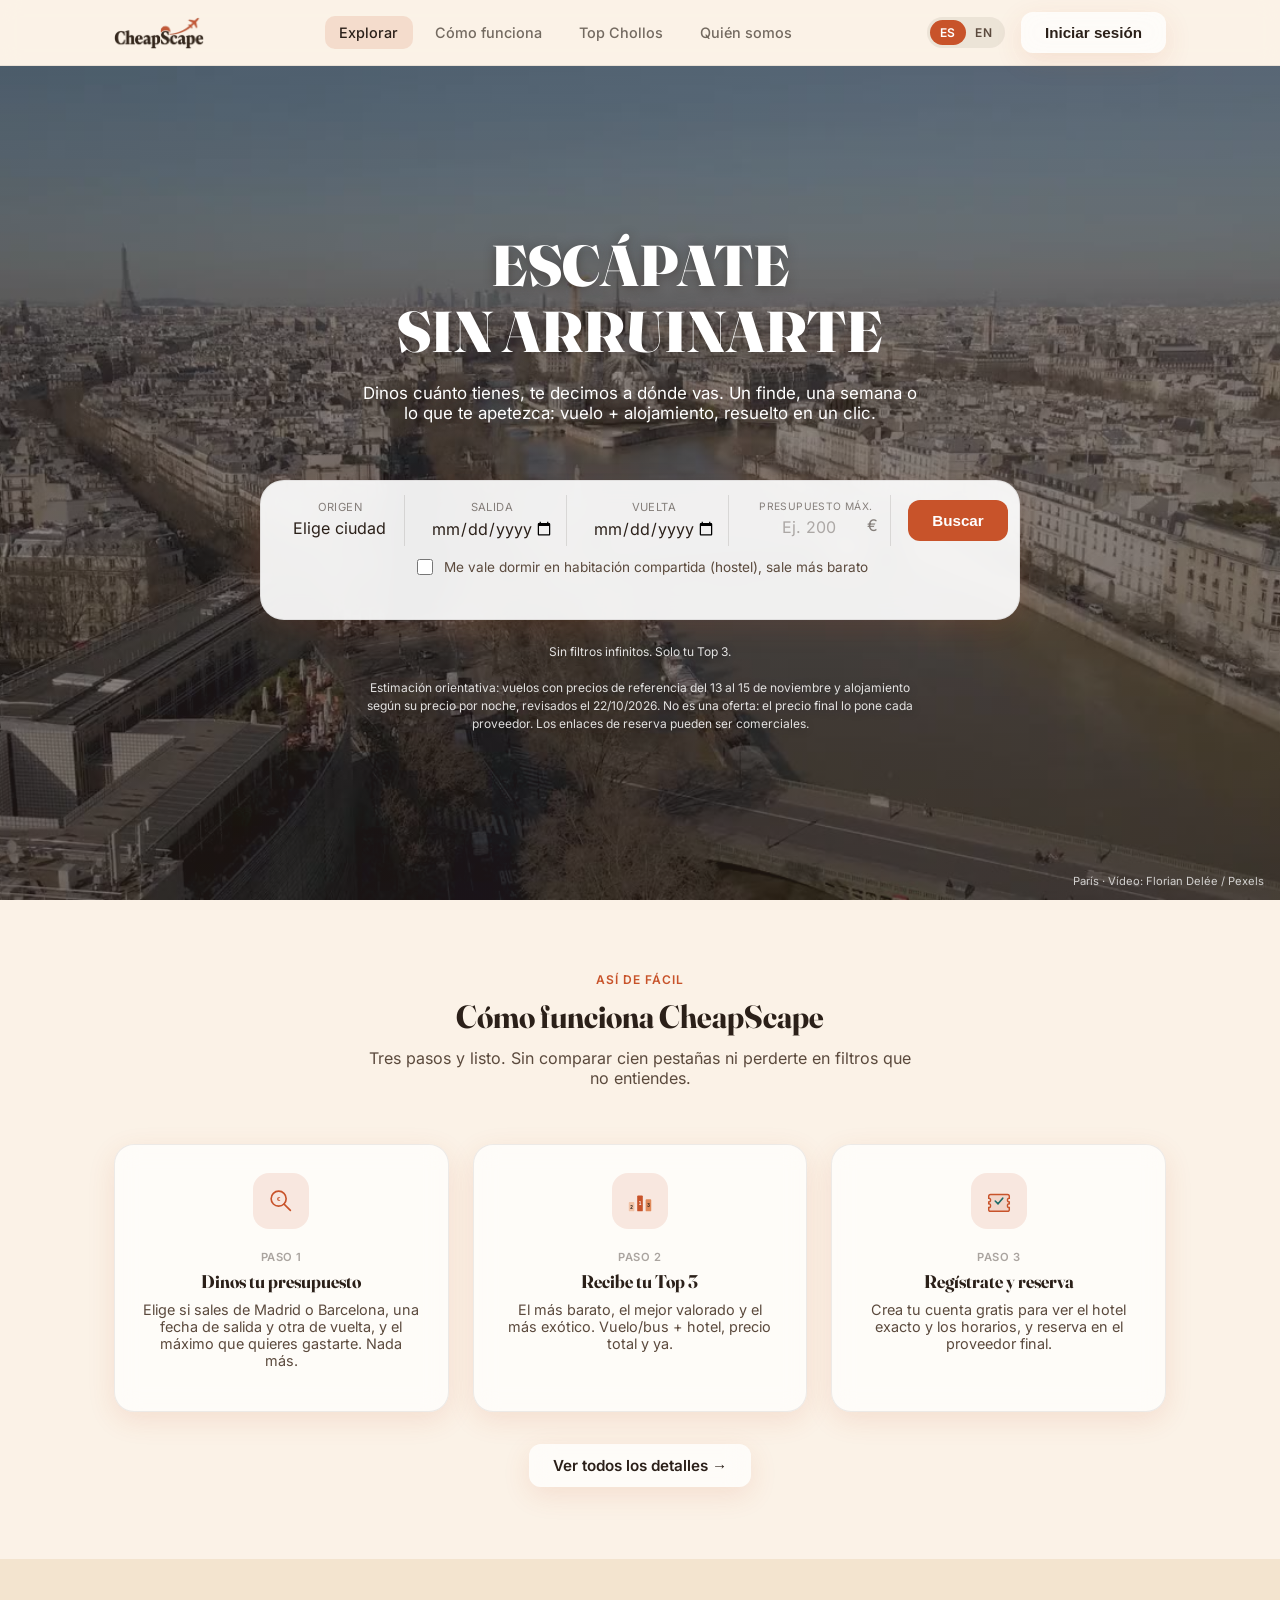
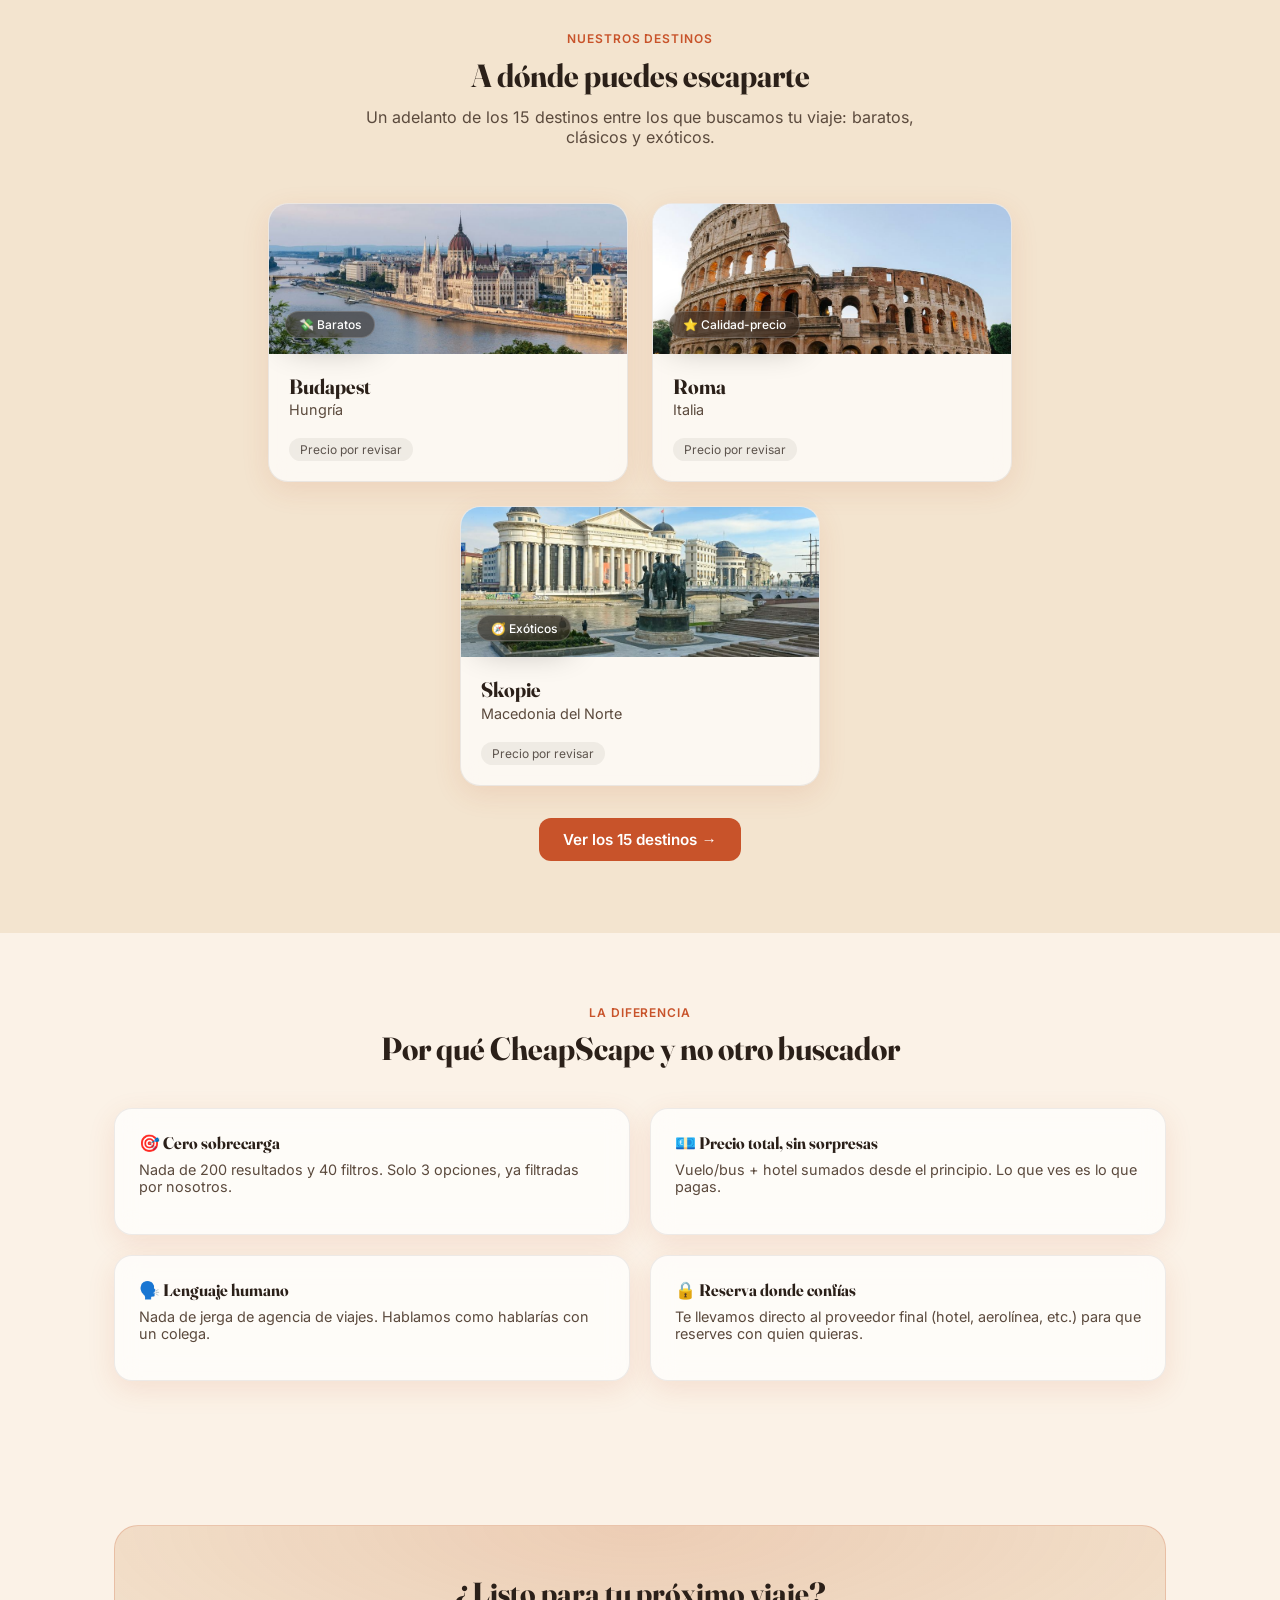
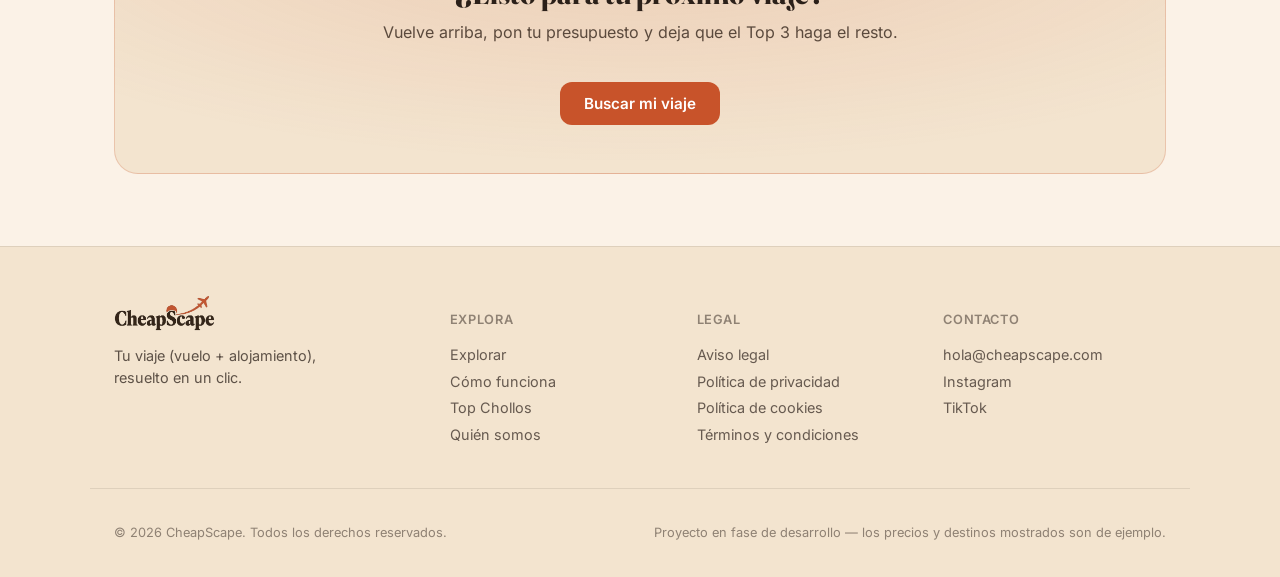
<file: index.html>
<!DOCTYPE html>
<html lang="es">
<head>
  <meta charset="UTF-8" />
  <meta name="viewport" content="width=device-width, initial-scale=1.0" />
  <title>CheapScape — Tu viaje, resuelto en un clic</title>
  <meta
    name="description"
    content="Dinos tu presupuesto y te damos un Top 3 de viajes (vuelo + alojamiento), del finde a la semana entera, con precio total cerrado, sin comparar cien pestañas."
  />
  <link rel="stylesheet" href="css/fonts.css" />
  <link rel="icon" href="imagenes/favicon.ico" sizes="any" />
  <link rel="icon" type="image/png" href="imagenes/favicon-32.png" sizes="32x32" />
  <link rel="icon" type="image/png" href="imagenes/favicon.png" />
  <link rel="apple-touch-icon" href="imagenes/apple-touch-icon.png" />
  <link rel="stylesheet" href="css/styles.css" />
</head>
<body>
  <!-- ========== HEADER ========== -->
  <header class="site-header">
    <div class="container site-header-inner">
      <a href="index.html" class="logo-link">
        <img src="imagenes/logo_cs.png" alt="CheapScape" class="logo-img" />
      </a>

      <nav class="main-nav">
        <a href="index.html" class="nav-link active">Explorar</a>
        <a href="como-funciona.html" class="nav-link">Cómo funciona</a>
        <a href="top-chollos.html" class="nav-link">Top Chollos</a>
        <a href="quien-somos.html" class="nav-link">Quién somos</a>
      </nav>

      <!-- Fase 1: todavía sin lógica de login real -->
      <button class="btn glass btn-glass btn-login-desktop" type="button">Iniciar sesión</button>

      <button id="nav-toggle" class="nav-toggle" type="button" aria-label="Abrir menú">☰</button>
    </div>

    <!-- Menú para móvil -->
    <nav id="main-nav-mobile" class="main-nav-mobile" hidden>
      <a href="index.html" class="nav-link active">Explorar</a>
      <a href="como-funciona.html" class="nav-link">Cómo funciona</a>
      <a href="top-chollos.html" class="nav-link">Top Chollos</a>
      <a href="quien-somos.html" class="nav-link">Quién somos</a>
      <button class="btn btn-accent btn-login-mobile" type="button" style="margin-top: 0.5rem">Iniciar sesión</button>
    </nav>
  </header>

  <!-- ========== HERO + BUSCADOR ========== -->
  <main class="hero-bg landing-main">
    <!-- Vídeo de fondo: lo rellena js/heroVideo.js -->
    <div class="hero-media" aria-hidden="true">
      <video id="hero-video" muted playsinline preload="none"></video>
    </div>
    <p id="hero-credito" class="hero-credito"></p>

    <h1>Escápate<br />sin arruinarte</h1>
    <p class="subtitle">
      Dinos cuánto tienes, te decimos a dónde vas. Un finde, una semana o lo que te
      apetezca: vuelo + alojamiento, resuelto en un clic.
    </p>

    <form id="search-form" class="search-bar glass" novalidate>
      <div class="search-fields">
        <div class="search-field search-field-origen">
          <label for="origen">Origen</label>
          <select id="origen" name="origen">
            <option value="" selected disabled>Elige ciudad</option>
            <option>Madrid</option>
            <option>Barcelona</option>
          </select>
        </div>

        <div class="search-field search-field-fecha">
          <label for="fecha-salida">Salida</label>
          <input id="fecha-salida" name="fecha_salida" type="date" />
        </div>

        <div class="search-field search-field-fecha">
          <label for="fecha-llegada">Vuelta</label>
          <input id="fecha-llegada" name="fecha_llegada" type="date" />
        </div>

        <div class="search-field search-field-presupuesto">
          <label for="presupuesto">Presupuesto máx.</label>
          <div class="presupuesto-group">
            <input
              id="presupuesto"
              name="presupuesto"
              type="number"
              min="1"
              step="50"
              placeholder="Ej. 200"
            />
            <span class="presupuesto-symbol">€</span>
          </div>
        </div>

        <div class="search-submit">
          <button class="btn btn-accent" type="submit">Buscar</button>
        </div>
      </div>

      <label class="search-check">
        <input id="compartido" name="compartido" type="checkbox" />
        Me vale dormir en habitación compartida (hostel), sale más barato
      </label>

      <p id="search-error" class="search-error is-empty"></p>
    </form>

    <p class="hint">Sin filtros infinitos. Solo tu Top 3.</p>
    <p id="aviso-precios" class="hint aviso-precios"></p>
  </main>

  <!-- ========== CÓMO FUNCIONA (teaser) ========== -->
  <section class="section">
    <div class="container section-header">
      <span class="section-eyebrow">Así de fácil</span>
      <h2 class="section-title">Cómo funciona CheapScape</h2>
      <p class="section-subtitle">
        Tres pasos y listo. Sin comparar cien pestañas ni perderte en
        filtros que no entiendes.
      </p>
    </div>

    <div class="container steps-grid">
      <div class="step-card glass">
        <div class="step-icon"><img src="imagenes/icon-buscar.svg" alt="" /></div>
        <span class="step-number">PASO 1</span>
        <h3>Dinos tu presupuesto</h3>
        <p>Elige si sales de Madrid o Barcelona, una fecha de salida y otra de vuelta, y el máximo que quieres gastarte. Nada más.</p>
      </div>
      <div class="step-card glass">
        <div class="step-icon"><img src="imagenes/icon-top3.svg" alt="" /></div>
        <span class="step-number">PASO 2</span>
        <h3>Recibe tu Top 3</h3>
        <p>El más barato, el mejor valorado y el más exótico. Vuelo/bus + hotel, precio total y ya.</p>
      </div>
      <div class="step-card glass">
        <div class="step-icon"><img src="imagenes/icon-reserva.svg" alt="" /></div>
        <span class="step-number">PASO 3</span>
        <h3>Regístrate y reserva</h3>
        <p>Crea tu cuenta gratis para ver el hotel exacto y los horarios, y reserva en el proveedor final.</p>
      </div>
    </div>

    <div class="container teaser-footer">
      <a href="como-funciona.html" class="btn glass btn-glass">Ver todos los detalles →</a>
    </div>
  </section>

  <!-- ========== TOP CHOLLOS (teaser) ========== -->
  <section class="section section-alt">
    <div class="container section-header">
      <span class="section-eyebrow">Nuestros destinos</span>
      <h2 class="section-title">A dónde puedes escaparte</h2>
      <p class="section-subtitle">
        Un adelanto de los 15 destinos entre los que buscamos tu viaje:
        baratos, clásicos y exóticos.
      </p>
    </div>

    <div class="container cards-row">
      <div class="trip-card glass">
        <div class="trip-card-photo" style="background-image: url('imagenes/destinos/budapest.jpg'), linear-gradient(160deg, #f3c7a4 0%, #c8532a 100%)">
          <span class="badge glass-dark">💸 Baratos</span>
        </div>
        <div class="trip-card-body">
          <div>
            <h3>Budapest</h3>
            <p class="pais">Hungría</p>
          </div>
          <div class="price-row">
            <span class="tag">Precio por revisar</span>
          </div>
        </div>
      </div>

      <div class="trip-card glass">
        <div class="trip-card-photo" style="background-image: url('imagenes/destinos/roma.jpg'), linear-gradient(160deg, #8fd4ce 0%, #1d6b68 100%)">
          <span class="badge glass-dark">⭐ Calidad-precio</span>
        </div>
        <div class="trip-card-body">
          <div>
            <h3>Roma</h3>
            <p class="pais">Italia</p>
          </div>
          <div class="price-row">
            <span class="tag">Precio por revisar</span>
          </div>
        </div>
      </div>

      <div class="trip-card glass">
        <div class="trip-card-photo" style="background-image: url('imagenes/destinos/skopie.jpg'), linear-gradient(160deg, #f6d388 0%, #b9792b 100%)">
          <span class="badge glass-dark">🧭 Exóticos</span>
        </div>
        <div class="trip-card-body">
          <div>
            <h3>Skopie</h3>
            <p class="pais">Macedonia del Norte</p>
          </div>
          <div class="price-row">
            <span class="tag">Precio por revisar</span>
          </div>
        </div>
      </div>
    </div>

    <div class="container teaser-footer">
      <a href="top-chollos.html" class="btn btn-accent">Ver los 15 destinos →</a>
    </div>
  </section>

  <!-- ========== POR QUÉ CHEAPSCAPE ========== -->
  <section class="section">
    <div class="container section-header">
      <span class="section-eyebrow">La diferencia</span>
      <h2 class="section-title">Por qué CheapScape y no otro buscador</h2>
    </div>

    <div class="container benefits-grid">
      <div class="benefit-card glass">
        <h3>🎯 Cero sobrecarga</h3>
        <p>Nada de 200 resultados y 40 filtros. Solo 3 opciones, ya filtradas por nosotros.</p>
      </div>
      <div class="benefit-card glass">
        <h3>💶 Precio total, sin sorpresas</h3>
        <p>Vuelo/bus + hotel sumados desde el principio. Lo que ves es lo que pagas.</p>
      </div>
      <div class="benefit-card glass">
        <h3>🗣️ Lenguaje humano</h3>
        <p>Nada de jerga de agencia de viajes. Hablamos como hablarías con un colega.</p>
      </div>
      <div class="benefit-card glass">
        <h3>🔒 Reserva donde confías</h3>
        <p>Te llevamos directo al proveedor final (hotel, aerolínea, etc.) para que reserves con quien quieras.</p>
      </div>
    </div>
  </section>

  <!-- ========== CTA FINAL ========== -->
  <section class="section">
    <div class="container">
      <div class="cta-banner">
        <h2>¿Listo para tu próximo viaje?</h2>
        <p>Vuelve arriba, pon tu presupuesto y deja que el Top 3 haga el resto.</p>
        <a href="#top" id="cta-buscar" class="btn btn-accent">Buscar mi viaje</a>
      </div>
    </div>
  </section>

  <!-- ========== FOOTER ========== -->
  <footer class="site-footer">
    <div class="container footer-grid">
      <div class="footer-brand">
        <img src="imagenes/logo_cs.png" alt="CheapScape" class="footer-logo" />
        <p>Tu viaje (vuelo + alojamiento), resuelto en un clic.</p>
      </div>

      <div class="footer-col">
        <h4>Explora</h4>
        <a href="index.html">Explorar</a>
        <a href="como-funciona.html">Cómo funciona</a>
        <a href="top-chollos.html">Top Chollos</a>
        <a href="quien-somos.html">Quién somos</a>
      </div>

      <div class="footer-col">
        <h4>Legal</h4>
        <a href="aviso-legal.html">Aviso legal</a>
        <a href="privacidad.html">Política de privacidad</a>
        <a href="cookies.html">Política de cookies</a>
        <a href="terminos.html">Términos y condiciones</a>
      </div>

      <div class="footer-col">
        <h4>Contacto</h4>
        <a href="mailto:hola@cheapscape.com">hola@cheapscape.com</a>
        <a href="https://instagram.com" target="_blank" rel="noopener">Instagram</a>
        <a href="https://tiktok.com" target="_blank" rel="noopener">TikTok</a>
      </div>
    </div>

    <div class="footer-bottom">
      <p>© 2026 CheapScape. Todos los derechos reservados.</p>
      <p>Proyecto en fase de desarrollo — los precios y destinos mostrados son de ejemplo.</p>
    </div>
  </footer>

  <script src="js/textos-en.js"></script>
  <script src="js/i18n.js"></script>
  <script src="js/cursor.js"></script>
  <script src="js/nav.js"></script>
  <script src="js/config.js"></script>
  <script src="js/auth.js"></script>
  <script src="js/authHeader.js"></script>
  <script src="js/destinos.js"></script>
  <script src="js/motor.js"></script>
  <script src="js/landing.js"></script>
  <script src="js/heroVideo.js"></script>
  <script src="js/chollosClic.js"></script>
</body>
</html>
</file>
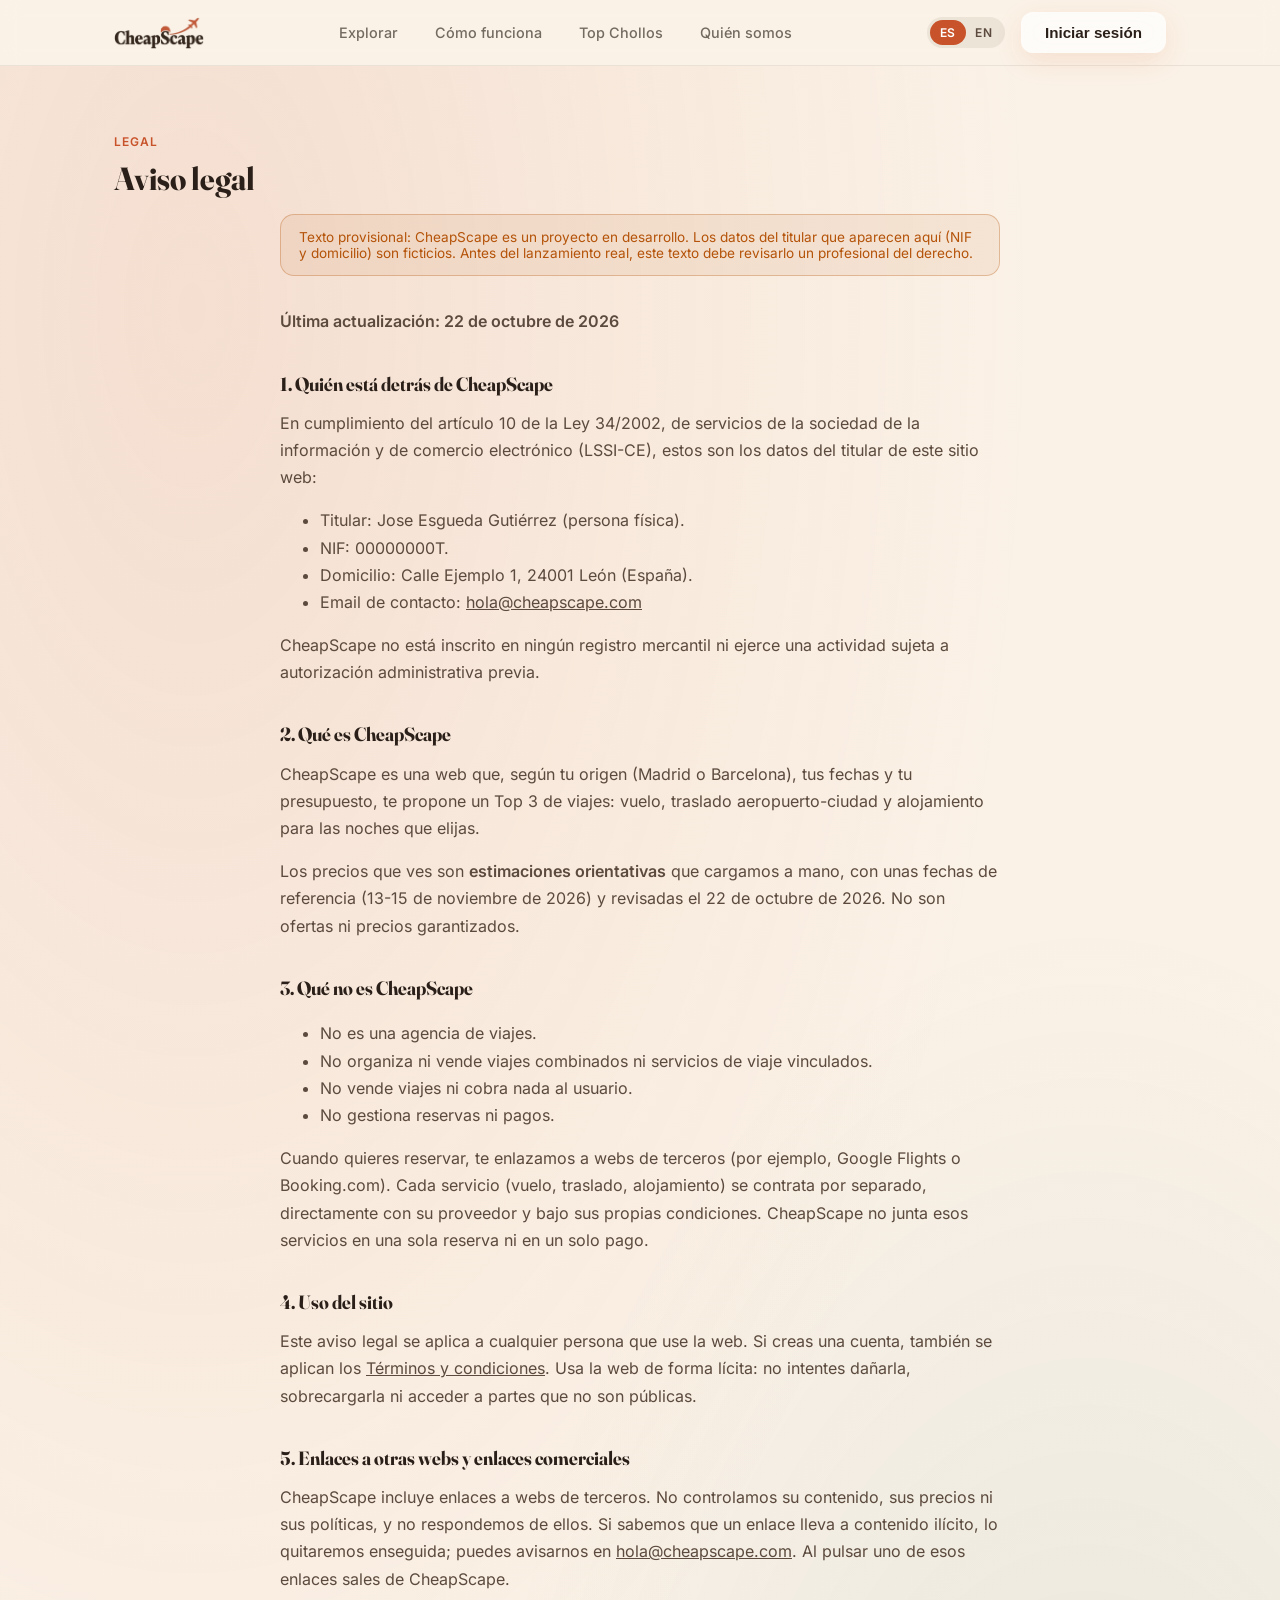
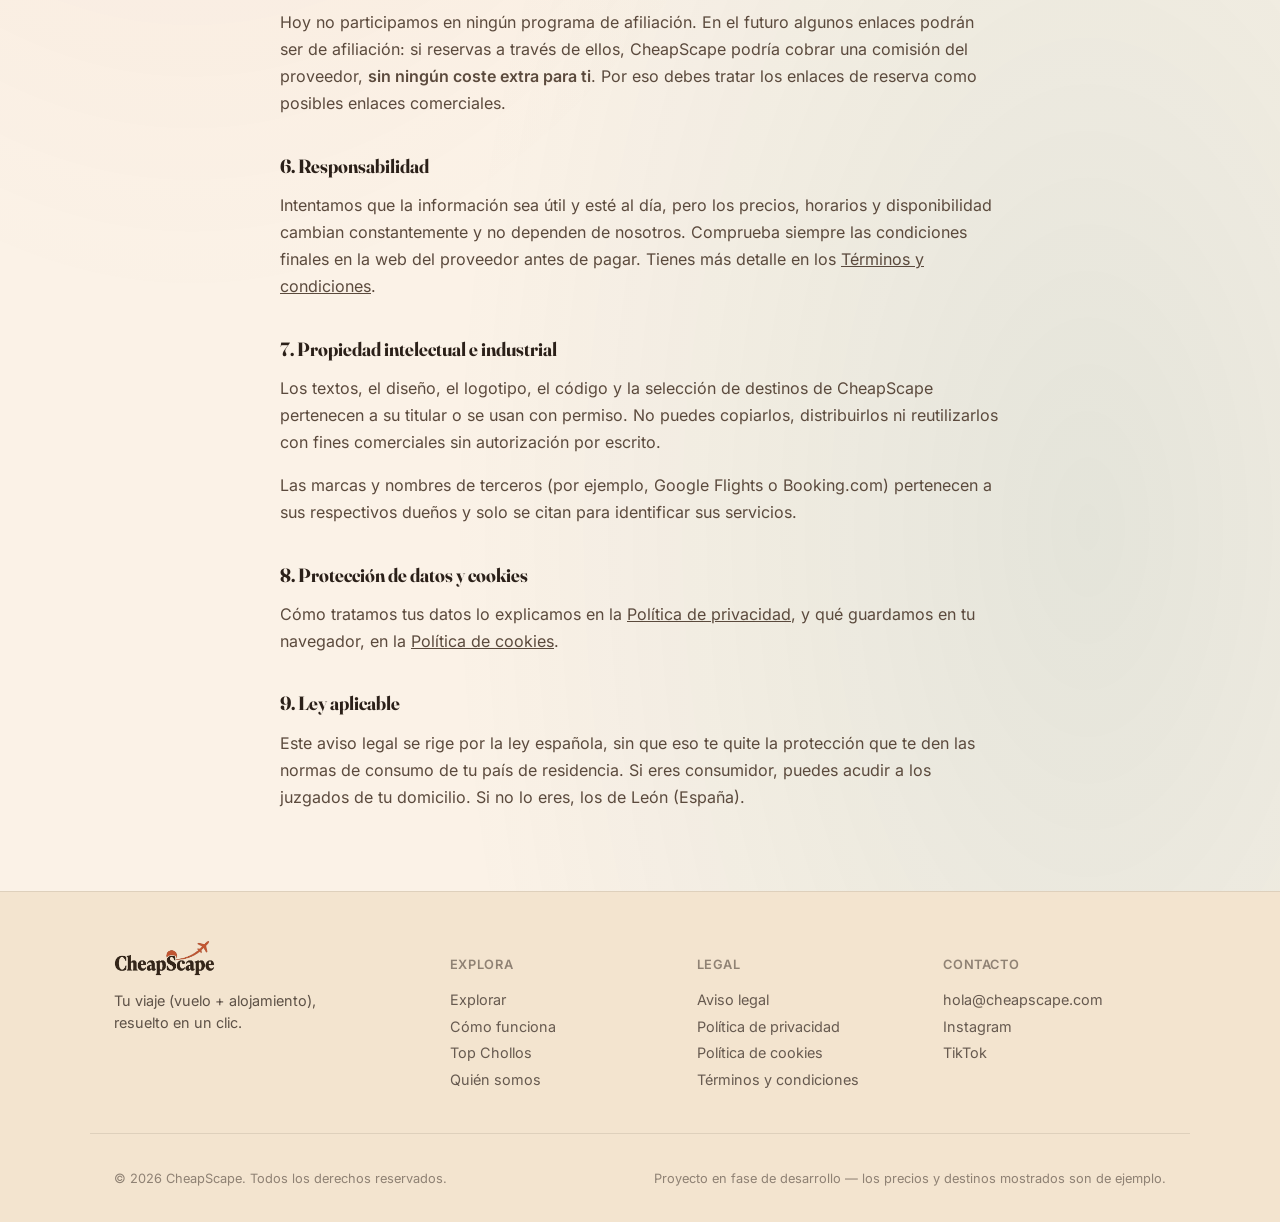
<file: aviso-legal.html>
<!DOCTYPE html>
<html lang="es">
<head>
  <meta charset="UTF-8" />
  <meta name="viewport" content="width=device-width, initial-scale=1.0" />
  <title>Aviso legal — CheapScape</title>
  <meta name="description" content="Aviso legal de CheapScape." />
  <link rel="stylesheet" href="css/fonts.css" />
  <link rel="icon" href="imagenes/favicon.ico" sizes="any" />
  <link rel="icon" type="image/png" href="imagenes/favicon-32.png" sizes="32x32" />
  <link rel="icon" type="image/png" href="imagenes/favicon.png" />
  <link rel="apple-touch-icon" href="imagenes/apple-touch-icon.png" />
  <link rel="stylesheet" href="css/styles.css" />
</head>
<body>
  <header class="site-header">
    <div class="container site-header-inner">
      <a href="index.html" class="logo-link">
        <img src="imagenes/logo_cs.png" alt="CheapScape" class="logo-img" />
      </a>
      <nav class="main-nav">
        <a href="index.html" class="nav-link">Explorar</a>
        <a href="como-funciona.html" class="nav-link">Cómo funciona</a>
        <a href="top-chollos.html" class="nav-link">Top Chollos</a>
        <a href="quien-somos.html" class="nav-link">Quién somos</a>
      </nav>
      <button class="btn glass btn-glass btn-login-desktop" type="button">Iniciar sesión</button>
      <button id="nav-toggle" class="nav-toggle" type="button" aria-label="Abrir menú">☰</button>
    </div>
    <nav id="main-nav-mobile" class="main-nav-mobile" hidden>
      <a href="index.html" class="nav-link">Explorar</a>
      <a href="como-funciona.html" class="nav-link">Cómo funciona</a>
      <a href="top-chollos.html" class="nav-link">Top Chollos</a>
      <a href="quien-somos.html" class="nav-link">Quién somos</a>
      <button class="btn btn-accent btn-login-mobile" type="button" style="margin-top: 0.5rem">Iniciar sesión</button>
    </nav>
  </header>

  <main class="hero-bg page-padding">
    <div class="container">
      <span class="section-eyebrow">Legal</span>
      <h1 class="section-title">Aviso legal</h1>
      <p class="legal-draft-note" style="max-width: 720px; margin: 1rem auto 0">
        Texto provisional: CheapScape es un proyecto en desarrollo. Los datos
        del titular que aparecen aquí (NIF y domicilio) son ficticios. Antes
        del lanzamiento real, este texto debe revisarlo un profesional del
        derecho.
      </p>

      <div class="legal-content" style="margin-top: 2rem">
        <p><strong>Última actualización: 22 de octubre de 2026</strong></p>

        <h2>1. Quién está detrás de CheapScape</h2>
        <p>
          En cumplimiento del artículo 10 de la Ley 34/2002, de servicios de
          la sociedad de la información y de comercio electrónico (LSSI-CE),
          estos son los datos del titular de este sitio web:
        </p>
        <ul>
          <li>Titular: Jose Esgueda Gutiérrez (persona física).</li>
          <li>NIF: 00000000T.</li>
          <li>Domicilio: Calle Ejemplo 1, 24001 León (España).</li>
          <li>
            Email de contacto:
            <a href="mailto:hola@cheapscape.com">hola@cheapscape.com</a>
          </li>
        </ul>
        <p>
          CheapScape no está inscrito en ningún registro mercantil ni ejerce
          una actividad sujeta a autorización administrativa previa.
        </p>

        <h2>2. Qué es CheapScape</h2>
        <p>
          CheapScape es una web que, según tu origen (Madrid o Barcelona),
          tus fechas y tu presupuesto, te propone un Top 3 de viajes: vuelo, traslado
          aeropuerto-ciudad y alojamiento para las noches que elijas.
        </p>
        <p>
          Los precios que ves son <strong>estimaciones orientativas</strong>
          que cargamos a mano, con unas fechas de referencia (13-15 de
          noviembre de 2026) y revisadas el 22 de octubre de 2026. No son
          ofertas ni precios garantizados.
        </p>

        <h2>3. Qué no es CheapScape</h2>
        <ul>
          <li>No es una agencia de viajes.</li>
          <li>No organiza ni vende viajes combinados ni servicios de viaje vinculados.</li>
          <li>No vende viajes ni cobra nada al usuario.</li>
          <li>No gestiona reservas ni pagos.</li>
        </ul>
        <p>
          Cuando quieres reservar, te enlazamos a webs de terceros (por
          ejemplo, Google Flights o Booking.com). Cada servicio (vuelo,
          traslado, alojamiento) se contrata por separado, directamente con
          su proveedor y bajo sus propias condiciones. CheapScape no junta
          esos servicios en una sola reserva ni en un solo pago.
        </p>

        <h2>4. Uso del sitio</h2>
        <p>
          Este aviso legal se aplica a cualquier persona que use la web. Si
          creas una cuenta, también se aplican los
          <a href="terminos.html">Términos y condiciones</a>. Usa la web de
          forma lícita: no intentes dañarla, sobrecargarla ni acceder a
          partes que no son públicas.
        </p>

        <h2>5. Enlaces a otras webs y enlaces comerciales</h2>
        <p>
          CheapScape incluye enlaces a webs de terceros. No controlamos su
          contenido, sus precios ni sus políticas, y no respondemos de ellos.
          Si sabemos que un enlace lleva a contenido ilícito, lo quitaremos
          enseguida; puedes avisarnos en
          <a href="mailto:hola@cheapscape.com">hola@cheapscape.com</a>. Al
          pulsar uno de esos enlaces sales de CheapScape.
        </p>
        <p>
          Hoy no participamos en ningún programa de afiliación. En el futuro
          algunos enlaces podrán ser de afiliación: si reservas a través de
          ellos, CheapScape podría cobrar una comisión del proveedor,
          <strong>sin ningún coste extra para ti</strong>. Por eso debes
          tratar los enlaces de reserva como posibles enlaces comerciales.
        </p>

        <h2>6. Responsabilidad</h2>
        <p>
          Intentamos que la información sea útil y esté al día, pero los
          precios, horarios y disponibilidad cambian constantemente y no
          dependen de nosotros. Comprueba siempre las condiciones finales en
          la web del proveedor antes de pagar. Tienes más detalle en los
          <a href="terminos.html">Términos y condiciones</a>.
        </p>

        <h2>7. Propiedad intelectual e industrial</h2>
        <p>
          Los textos, el diseño, el logotipo, el código y la selección de
          destinos de CheapScape pertenecen a su titular o se usan con
          permiso. No puedes copiarlos, distribuirlos ni reutilizarlos con
          fines comerciales sin autorización por escrito.
        </p>
        <p>
          Las marcas y nombres de terceros (por ejemplo, Google Flights o
          Booking.com) pertenecen a sus respectivos dueños y solo se citan
          para identificar sus servicios.
        </p>

        <h2>8. Protección de datos y cookies</h2>
        <p>
          Cómo tratamos tus datos lo explicamos en la
          <a href="privacidad.html">Política de privacidad</a>, y qué
          guardamos en tu navegador, en la
          <a href="cookies.html">Política de cookies</a>.
        </p>

        <h2>9. Ley aplicable</h2>
        <p>
          Este aviso legal se rige por la ley española, sin que eso te quite
          la protección que te den las normas de consumo de tu país de
          residencia. Si eres consumidor, puedes acudir a los juzgados de tu
          domicilio. Si no lo eres, los de León (España).
        </p>
      </div>
    </div>
  </main>

  <footer class="site-footer">
    <div class="container footer-grid">
      <div class="footer-brand">
        <img src="imagenes/logo_cs.png" alt="CheapScape" class="footer-logo" />
        <p>Tu viaje (vuelo + alojamiento), resuelto en un clic.</p>
      </div>
      <div class="footer-col">
        <h4>Explora</h4>
        <a href="index.html">Explorar</a>
        <a href="como-funciona.html">Cómo funciona</a>
        <a href="top-chollos.html">Top Chollos</a>
        <a href="quien-somos.html">Quién somos</a>
      </div>
      <div class="footer-col">
        <h4>Legal</h4>
        <a href="aviso-legal.html">Aviso legal</a>
        <a href="privacidad.html">Política de privacidad</a>
        <a href="cookies.html">Política de cookies</a>
        <a href="terminos.html">Términos y condiciones</a>
      </div>
      <div class="footer-col">
        <h4>Contacto</h4>
        <a href="mailto:hola@cheapscape.com">hola@cheapscape.com</a>
        <a href="https://instagram.com" target="_blank" rel="noopener">Instagram</a>
        <a href="https://tiktok.com" target="_blank" rel="noopener">TikTok</a>
      </div>
    </div>
    <div class="footer-bottom">
      <p>© 2026 CheapScape. Todos los derechos reservados.</p>
      <p>Proyecto en fase de desarrollo — los precios y destinos mostrados son de ejemplo.</p>
    </div>
  </footer>

  <script src="js/textos-en.js"></script>
  <script src="js/i18n.js"></script>
  <script src="js/cursor.js"></script>
  <script src="js/nav.js"></script>
  <script src="js/config.js"></script>
  <script src="js/auth.js"></script>
  <script src="js/authHeader.js"></script>
</body>
</html>
</file>
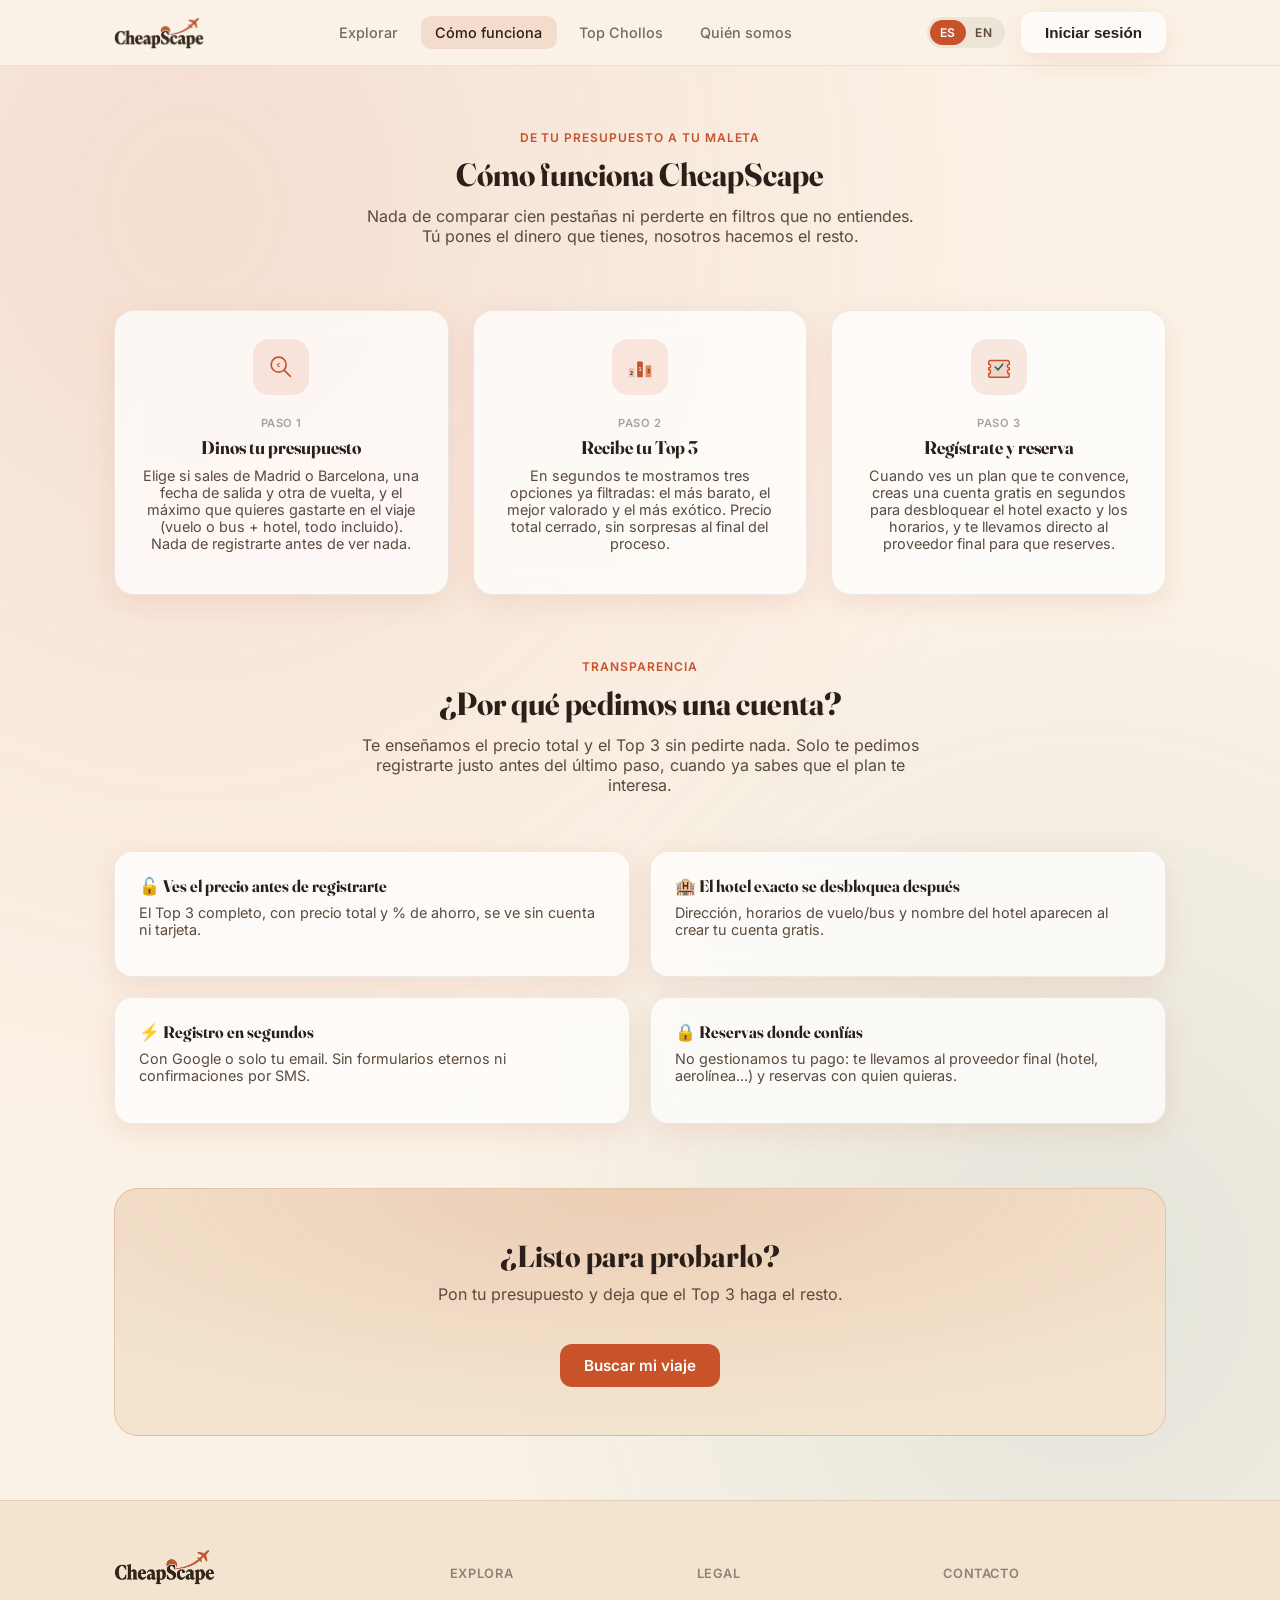
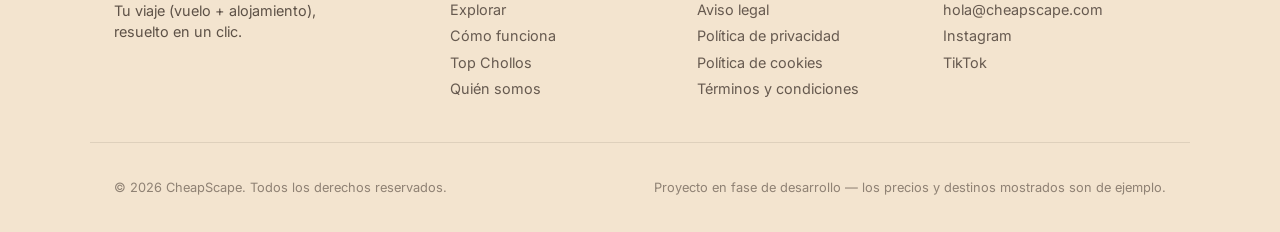
<file: como-funciona.html>
<!DOCTYPE html>
<html lang="es">
<head>
  <meta charset="UTF-8" />
  <meta name="viewport" content="width=device-width, initial-scale=1.0" />
  <title>Cómo funciona — CheapScape</title>
  <meta name="description" content="Cómo funciona CheapScape: pones tu presupuesto, recibes un Top 3 de viajes y te registras solo si quieres ver el hotel exacto y los horarios." />
  <link rel="stylesheet" href="css/fonts.css" />
  <link rel="icon" href="imagenes/favicon.ico" sizes="any" />
  <link rel="icon" type="image/png" href="imagenes/favicon-32.png" sizes="32x32" />
  <link rel="icon" type="image/png" href="imagenes/favicon.png" />
  <link rel="apple-touch-icon" href="imagenes/apple-touch-icon.png" />
  <link rel="stylesheet" href="css/styles.css" />
</head>
<body>
  <header class="site-header">
    <div class="container site-header-inner">
      <a href="index.html" class="logo-link">
        <img src="imagenes/logo_cs.png" alt="CheapScape" class="logo-img" />
      </a>
      <nav class="main-nav">
        <a href="index.html" class="nav-link">Explorar</a>
        <a href="como-funciona.html" class="nav-link active">Cómo funciona</a>
        <a href="top-chollos.html" class="nav-link">Top Chollos</a>
        <a href="quien-somos.html" class="nav-link">Quién somos</a>
      </nav>
      <button class="btn glass btn-glass btn-login-desktop" type="button">Iniciar sesión</button>
      <button id="nav-toggle" class="nav-toggle" type="button" aria-label="Abrir menú">☰</button>
    </div>
    <nav id="main-nav-mobile" class="main-nav-mobile" hidden>
      <a href="index.html" class="nav-link">Explorar</a>
      <a href="como-funciona.html" class="nav-link active">Cómo funciona</a>
      <a href="top-chollos.html" class="nav-link">Top Chollos</a>
      <a href="quien-somos.html" class="nav-link">Quién somos</a>
      <button class="btn btn-accent btn-login-mobile" type="button" style="margin-top: 0.5rem">Iniciar sesión</button>
    </nav>
  </header>

  <!-- ========== INTRO ========== -->
  <main class="hero-bg page-padding">
    <div class="container section-header">
      <span class="section-eyebrow">De tu presupuesto a tu maleta</span>
      <h1 class="section-title">Cómo funciona CheapScape</h1>
      <p class="section-subtitle">
        Nada de comparar cien pestañas ni perderte en filtros que no
        entiendes. Tú pones el dinero que tienes, nosotros hacemos el
        resto.
      </p>
    </div>

    <!-- ========== PASOS DETALLADOS ========== -->
    <div class="container steps-grid" style="margin-top: 3rem">
      <div class="step-card glass">
        <div class="step-icon"><img src="imagenes/icon-buscar.svg" alt="" /></div>
        <span class="step-number">PASO 1</span>
        <h3>Dinos tu presupuesto</h3>
        <p>
          Elige si sales de Madrid o Barcelona, una fecha de salida y otra de
          vuelta, y el máximo que quieres gastarte en el viaje (vuelo o
          bus + hotel, todo incluido). Nada de registrarte antes de ver
          nada.
        </p>
      </div>
      <div class="step-card glass">
        <div class="step-icon"><img src="imagenes/icon-top3.svg" alt="" /></div>
        <span class="step-number">PASO 2</span>
        <h3>Recibe tu Top 3</h3>
        <p>
          En segundos te mostramos tres opciones ya filtradas: el más
          barato, el mejor valorado y el más exótico. Precio total
          cerrado, sin sorpresas al final del proceso.
        </p>
      </div>
      <div class="step-card glass">
        <div class="step-icon"><img src="imagenes/icon-reserva.svg" alt="" /></div>
        <span class="step-number">PASO 3</span>
        <h3>Regístrate y reserva</h3>
        <p>
          Cuando ves un plan que te convence, creas una cuenta gratis en
          segundos para desbloquear el hotel exacto y los horarios, y te
          llevamos directo al proveedor final para que reserves.
        </p>
      </div>
    </div>

    <!-- ========== POR QUÉ UN REGISTRO ========== -->
    <div class="container section-header" style="margin-top: 4rem">
      <span class="section-eyebrow">Transparencia</span>
      <h2 class="section-title">¿Por qué pedimos una cuenta?</h2>
      <p class="section-subtitle">
        Te enseñamos el precio total y el Top 3 sin pedirte nada. Solo te
        pedimos registrarte justo antes del último paso, cuando ya sabes
        que el plan te interesa.
      </p>
    </div>

    <div class="container benefits-grid">
      <div class="benefit-card glass">
        <h3>🔓 Ves el precio antes de registrarte</h3>
        <p>El Top 3 completo, con precio total y % de ahorro, se ve sin cuenta ni tarjeta.</p>
      </div>
      <div class="benefit-card glass">
        <h3>🏨 El hotel exacto se desbloquea después</h3>
        <p>Dirección, horarios de vuelo/bus y nombre del hotel aparecen al crear tu cuenta gratis.</p>
      </div>
      <div class="benefit-card glass">
        <h3>⚡ Registro en segundos</h3>
        <p>Con Google o solo tu email. Sin formularios eternos ni confirmaciones por SMS.</p>
      </div>
      <div class="benefit-card glass">
        <h3>🔒 Reservas donde confías</h3>
        <p>No gestionamos tu pago: te llevamos al proveedor final (hotel, aerolínea...) y reservas con quien quieras.</p>
      </div>
    </div>

    <!-- ========== CTA FINAL ========== -->
    <div class="container" style="margin-top: 4rem">
      <div class="cta-banner">
        <h2>¿Listo para probarlo?</h2>
        <p>Pon tu presupuesto y deja que el Top 3 haga el resto.</p>
        <a href="index.html?ir_a_buscador=1" class="btn btn-accent">Buscar mi viaje</a>
      </div>
    </div>
  </main>

  <footer class="site-footer">
    <div class="container footer-grid">
      <div class="footer-brand">
        <img src="imagenes/logo_cs.png" alt="CheapScape" class="footer-logo" />
        <p>Tu viaje (vuelo + alojamiento), resuelto en un clic.</p>
      </div>
      <div class="footer-col">
        <h4>Explora</h4>
        <a href="index.html">Explorar</a>
        <a href="como-funciona.html">Cómo funciona</a>
        <a href="top-chollos.html">Top Chollos</a>
        <a href="quien-somos.html">Quién somos</a>
      </div>
      <div class="footer-col">
        <h4>Legal</h4>
        <a href="aviso-legal.html">Aviso legal</a>
        <a href="privacidad.html">Política de privacidad</a>
        <a href="cookies.html">Política de cookies</a>
        <a href="terminos.html">Términos y condiciones</a>
      </div>
      <div class="footer-col">
        <h4>Contacto</h4>
        <a href="mailto:hola@cheapscape.com">hola@cheapscape.com</a>
        <a href="https://instagram.com" target="_blank" rel="noopener">Instagram</a>
        <a href="https://tiktok.com" target="_blank" rel="noopener">TikTok</a>
      </div>
    </div>
    <div class="footer-bottom">
      <p>© 2026 CheapScape. Todos los derechos reservados.</p>
      <p>Proyecto en fase de desarrollo — los precios y destinos mostrados son de ejemplo.</p>
    </div>
  </footer>

  <script src="js/textos-en.js"></script>
  <script src="js/i18n.js"></script>
  <script src="js/cursor.js"></script>
  <script src="js/nav.js"></script>
  <script src="js/config.js"></script>
  <script src="js/auth.js"></script>
  <script src="js/authHeader.js"></script>
</body>
</html>
</file>
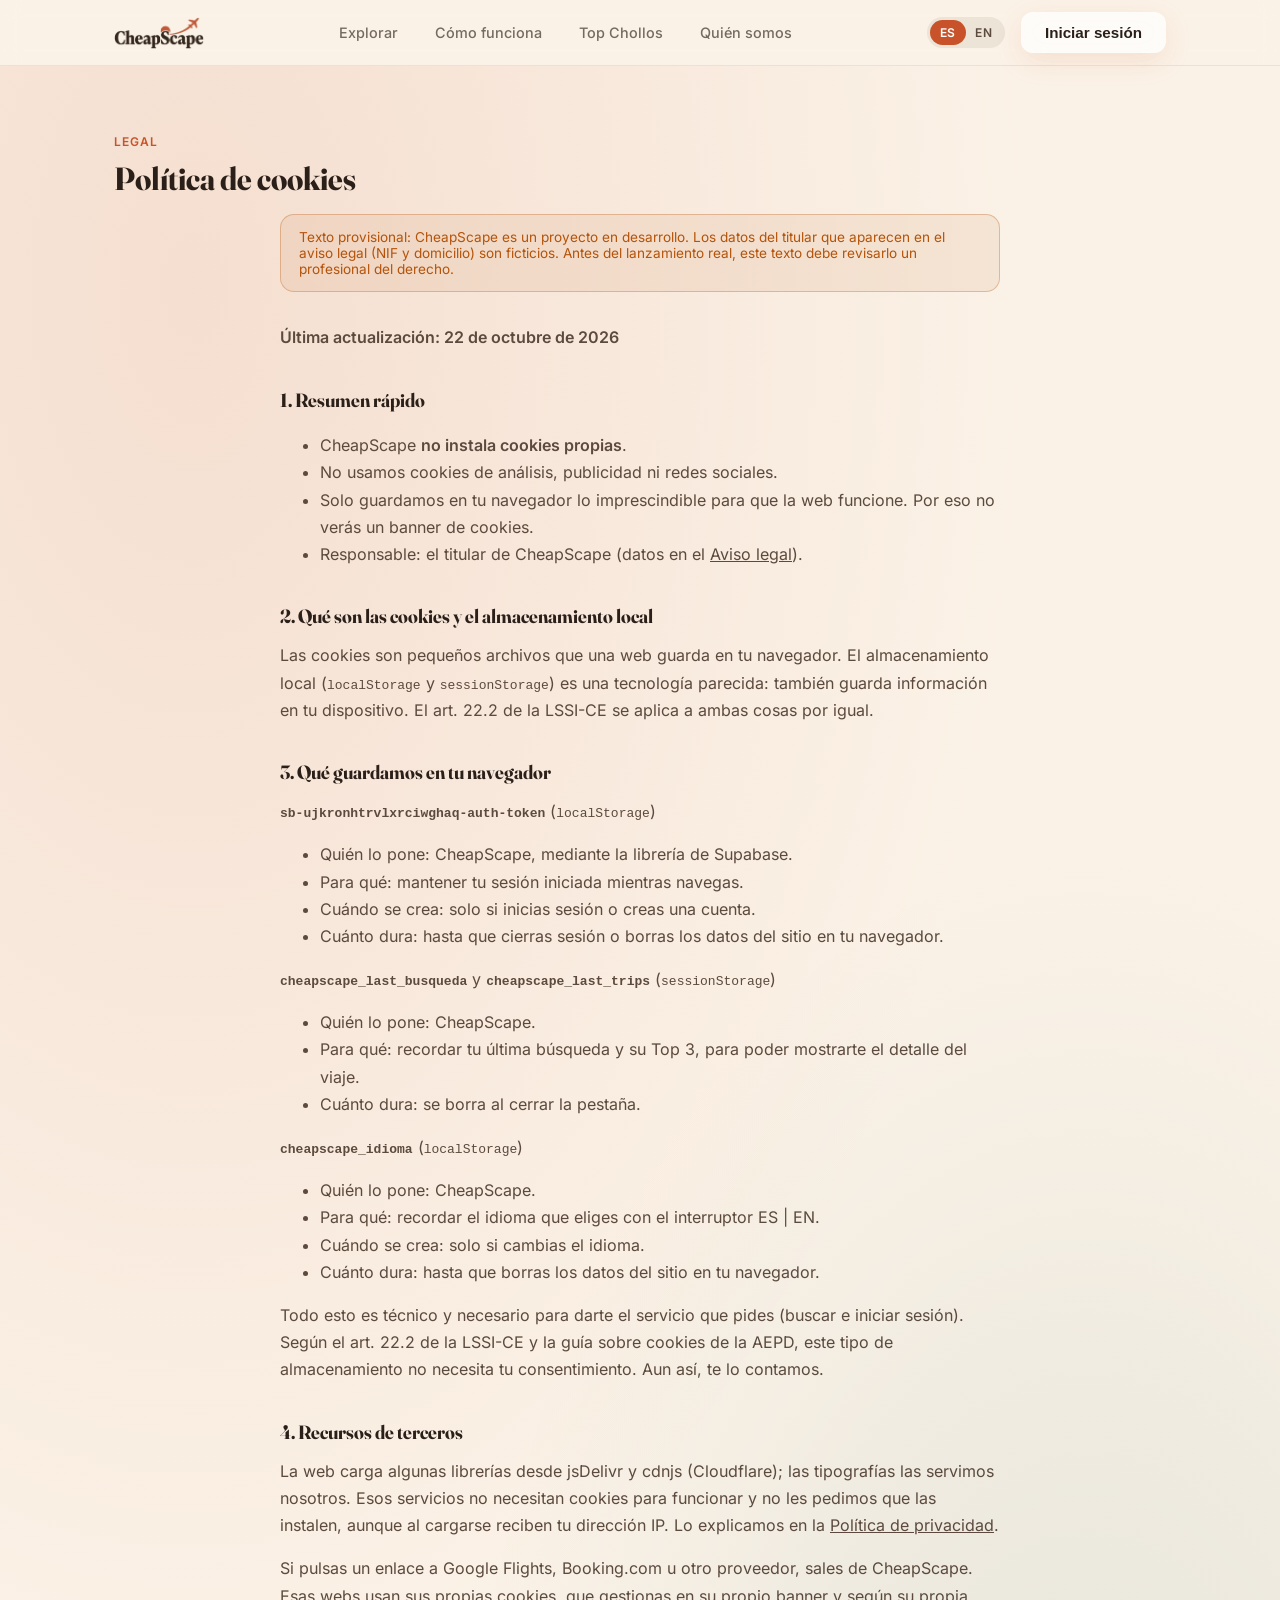
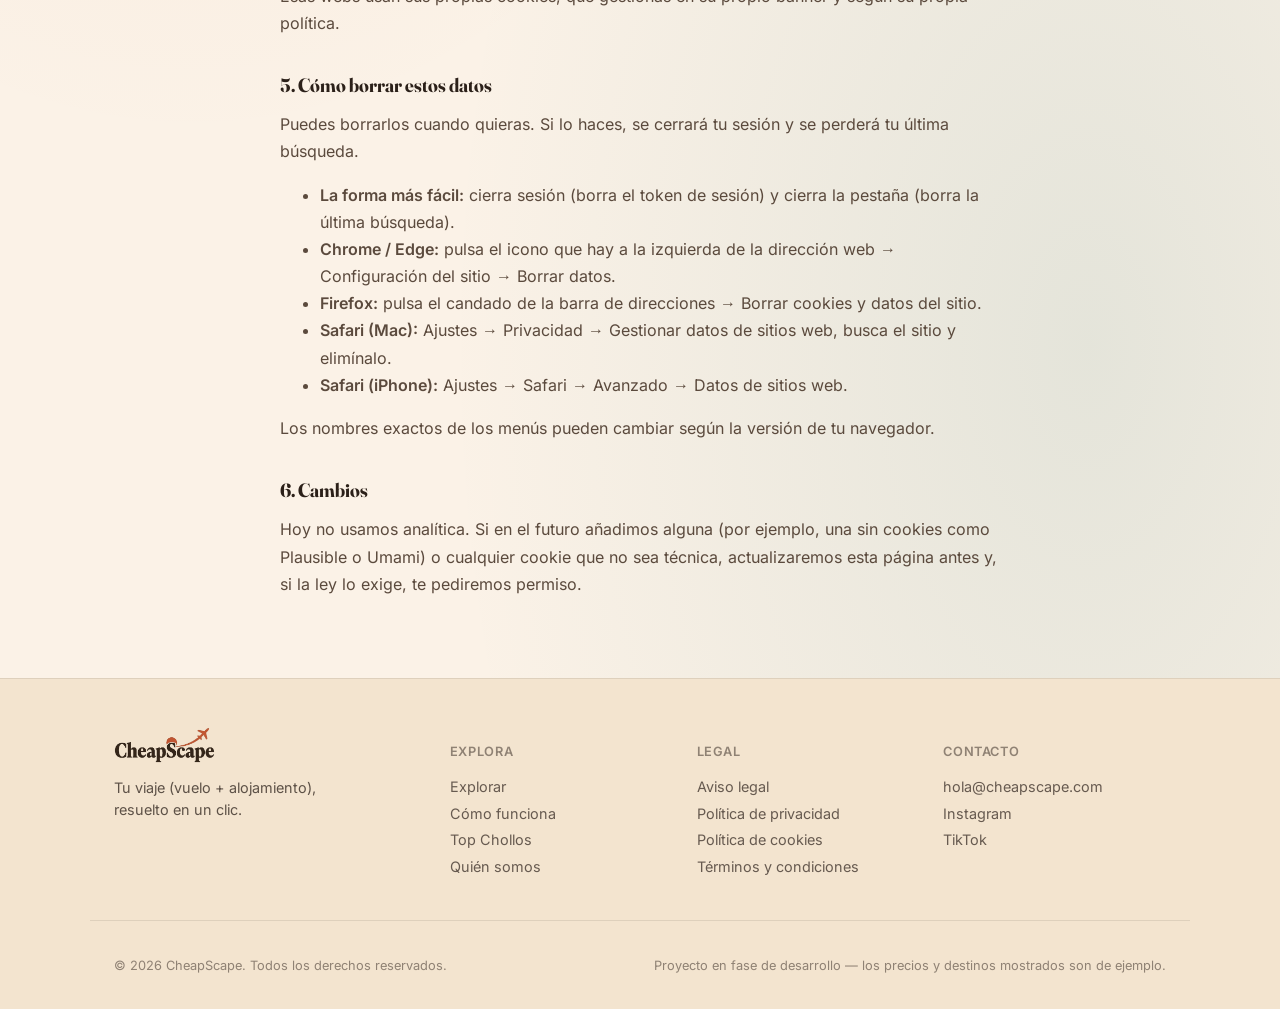
<file: cookies.html>
<!DOCTYPE html>
<html lang="es">
<head>
  <meta charset="UTF-8" />
  <meta name="viewport" content="width=device-width, initial-scale=1.0" />
  <title>Política de cookies — CheapScape</title>
  <meta name="description" content="Política de cookies de CheapScape." />
  <link rel="stylesheet" href="css/fonts.css" />
  <link rel="icon" href="imagenes/favicon.ico" sizes="any" />
  <link rel="icon" type="image/png" href="imagenes/favicon-32.png" sizes="32x32" />
  <link rel="icon" type="image/png" href="imagenes/favicon.png" />
  <link rel="apple-touch-icon" href="imagenes/apple-touch-icon.png" />
  <link rel="stylesheet" href="css/styles.css" />
</head>
<body>
  <header class="site-header">
    <div class="container site-header-inner">
      <a href="index.html" class="logo-link">
        <img src="imagenes/logo_cs.png" alt="CheapScape" class="logo-img" />
      </a>
      <nav class="main-nav">
        <a href="index.html" class="nav-link">Explorar</a>
        <a href="como-funciona.html" class="nav-link">Cómo funciona</a>
        <a href="top-chollos.html" class="nav-link">Top Chollos</a>
        <a href="quien-somos.html" class="nav-link">Quién somos</a>
      </nav>
      <button class="btn glass btn-glass btn-login-desktop" type="button">Iniciar sesión</button>
      <button id="nav-toggle" class="nav-toggle" type="button" aria-label="Abrir menú">☰</button>
    </div>
    <nav id="main-nav-mobile" class="main-nav-mobile" hidden>
      <a href="index.html" class="nav-link">Explorar</a>
      <a href="como-funciona.html" class="nav-link">Cómo funciona</a>
      <a href="top-chollos.html" class="nav-link">Top Chollos</a>
      <a href="quien-somos.html" class="nav-link">Quién somos</a>
      <button class="btn btn-accent btn-login-mobile" type="button" style="margin-top: 0.5rem">Iniciar sesión</button>
    </nav>
  </header>

  <main class="hero-bg page-padding">
    <div class="container">
      <span class="section-eyebrow">Legal</span>
      <h1 class="section-title">Política de cookies</h1>
      <p class="legal-draft-note" style="max-width: 720px; margin: 1rem auto 0">
        Texto provisional: CheapScape es un proyecto en desarrollo. Los datos
        del titular que aparecen en el aviso legal (NIF y domicilio) son
        ficticios. Antes del lanzamiento real, este texto debe revisarlo un
        profesional del derecho.
      </p>

      <div class="legal-content" style="margin-top: 2rem">
        <p><strong>Última actualización: 22 de octubre de 2026</strong></p>

        <h2>1. Resumen rápido</h2>
        <ul>
          <li>CheapScape <strong>no instala cookies propias</strong>.</li>
          <li>No usamos cookies de análisis, publicidad ni redes sociales.</li>
          <li>
            Solo guardamos en tu navegador lo imprescindible para que la web
            funcione. Por eso no verás un banner de cookies.
          </li>
          <li>
            Responsable: el titular de CheapScape (datos en el
            <a href="aviso-legal.html">Aviso legal</a>).
          </li>
        </ul>

        <h2>2. Qué son las cookies y el almacenamiento local</h2>
        <p>
          Las cookies son pequeños archivos que una web guarda en tu
          navegador. El almacenamiento local (<code>localStorage</code> y
          <code>sessionStorage</code>) es una tecnología parecida: también
          guarda información en tu dispositivo. El art. 22.2 de la LSSI-CE
          se aplica a ambas cosas por igual.
        </p>

        <h2>3. Qué guardamos en tu navegador</h2>
        <p>
          <strong><code>sb-ujkronhtrvlxrciwghaq-auth-token</code></strong>
          (<code>localStorage</code>)
        </p>
        <ul>
          <li>Quién lo pone: CheapScape, mediante la librería de Supabase.</li>
          <li>Para qué: mantener tu sesión iniciada mientras navegas.</li>
          <li>Cuándo se crea: solo si inicias sesión o creas una cuenta.</li>
          <li>
            Cuánto dura: hasta que cierras sesión o borras los datos del
            sitio en tu navegador.
          </li>
        </ul>
        <p>
          <strong><code>cheapscape_last_busqueda</code></strong> y
          <strong><code>cheapscape_last_trips</code></strong>
          (<code>sessionStorage</code>)
        </p>
        <ul>
          <li>Quién lo pone: CheapScape.</li>
          <li>
            Para qué: recordar tu última búsqueda y su Top 3, para poder
            mostrarte el detalle del viaje.
          </li>
          <li>Cuánto dura: se borra al cerrar la pestaña.</li>
        </ul>
        <p>
          <strong><code>cheapscape_idioma</code></strong>
          (<code>localStorage</code>)
        </p>
        <ul>
          <li>Quién lo pone: CheapScape.</li>
          <li>Para qué: recordar el idioma que eliges con el interruptor ES | EN.</li>
          <li>Cuándo se crea: solo si cambias el idioma.</li>
          <li>Cuánto dura: hasta que borras los datos del sitio en tu navegador.</li>
        </ul>
        <p>
          Todo esto es técnico y necesario para darte el servicio que pides
          (buscar e iniciar sesión). Según el art. 22.2 de la LSSI-CE y la
          guía sobre cookies de la AEPD, este tipo de almacenamiento no
          necesita tu consentimiento. Aun así, te lo contamos.
        </p>

        <h2>4. Recursos de terceros</h2>
        <p>
          La web carga algunas librerías desde jsDelivr y cdnjs
          (Cloudflare); las tipografías las servimos nosotros. Esos servicios no necesitan cookies para
          funcionar y no les pedimos que las instalen, aunque al cargarse
          reciben tu dirección IP. Lo explicamos en la
          <a href="privacidad.html">Política de privacidad</a>.
        </p>
        <p>
          Si pulsas un enlace a Google Flights, Booking.com u otro
          proveedor, sales de CheapScape. Esas webs usan sus propias cookies,
          que gestionas en su propio banner y según su propia política.
        </p>

        <h2>5. Cómo borrar estos datos</h2>
        <p>
          Puedes borrarlos cuando quieras. Si lo haces, se cerrará tu sesión
          y se perderá tu última búsqueda.
        </p>
        <ul>
          <li>
            <strong>La forma más fácil:</strong> cierra sesión (borra el
            token de sesión) y cierra la pestaña (borra la última búsqueda).
          </li>
          <li>
            <strong>Chrome / Edge:</strong> pulsa el icono que hay a la
            izquierda de la dirección web → Configuración del sitio → Borrar
            datos.
          </li>
          <li>
            <strong>Firefox:</strong> pulsa el candado de la barra de
            direcciones → Borrar cookies y datos del sitio.
          </li>
          <li>
            <strong>Safari (Mac):</strong> Ajustes → Privacidad → Gestionar
            datos de sitios web, busca el sitio y elimínalo.
          </li>
          <li>
            <strong>Safari (iPhone):</strong> Ajustes → Safari → Avanzado →
            Datos de sitios web.
          </li>
        </ul>
        <p>
          Los nombres exactos de los menús pueden cambiar según la versión
          de tu navegador.
        </p>

        <h2>6. Cambios</h2>
        <p>
          Hoy no usamos analítica. Si en el futuro añadimos alguna (por
          ejemplo, una sin cookies como Plausible o Umami) o cualquier
          cookie que no sea técnica, actualizaremos esta página antes y, si
          la ley lo exige, te pediremos permiso.
        </p>
      </div>
    </div>
  </main>

  <footer class="site-footer">
    <div class="container footer-grid">
      <div class="footer-brand">
        <img src="imagenes/logo_cs.png" alt="CheapScape" class="footer-logo" />
        <p>Tu viaje (vuelo + alojamiento), resuelto en un clic.</p>
      </div>
      <div class="footer-col">
        <h4>Explora</h4>
        <a href="index.html">Explorar</a>
        <a href="como-funciona.html">Cómo funciona</a>
        <a href="top-chollos.html">Top Chollos</a>
        <a href="quien-somos.html">Quién somos</a>
      </div>
      <div class="footer-col">
        <h4>Legal</h4>
        <a href="aviso-legal.html">Aviso legal</a>
        <a href="privacidad.html">Política de privacidad</a>
        <a href="cookies.html">Política de cookies</a>
        <a href="terminos.html">Términos y condiciones</a>
      </div>
      <div class="footer-col">
        <h4>Contacto</h4>
        <a href="mailto:hola@cheapscape.com">hola@cheapscape.com</a>
        <a href="https://instagram.com" target="_blank" rel="noopener">Instagram</a>
        <a href="https://tiktok.com" target="_blank" rel="noopener">TikTok</a>
      </div>
    </div>
    <div class="footer-bottom">
      <p>© 2026 CheapScape. Todos los derechos reservados.</p>
      <p>Proyecto en fase de desarrollo — los precios y destinos mostrados son de ejemplo.</p>
    </div>
  </footer>

  <script src="js/textos-en.js"></script>
  <script src="js/i18n.js"></script>
  <script src="js/cursor.js"></script>
  <script src="js/nav.js"></script>
  <script src="js/config.js"></script>
  <script src="js/auth.js"></script>
  <script src="js/authHeader.js"></script>
</body>
</html>
</file>
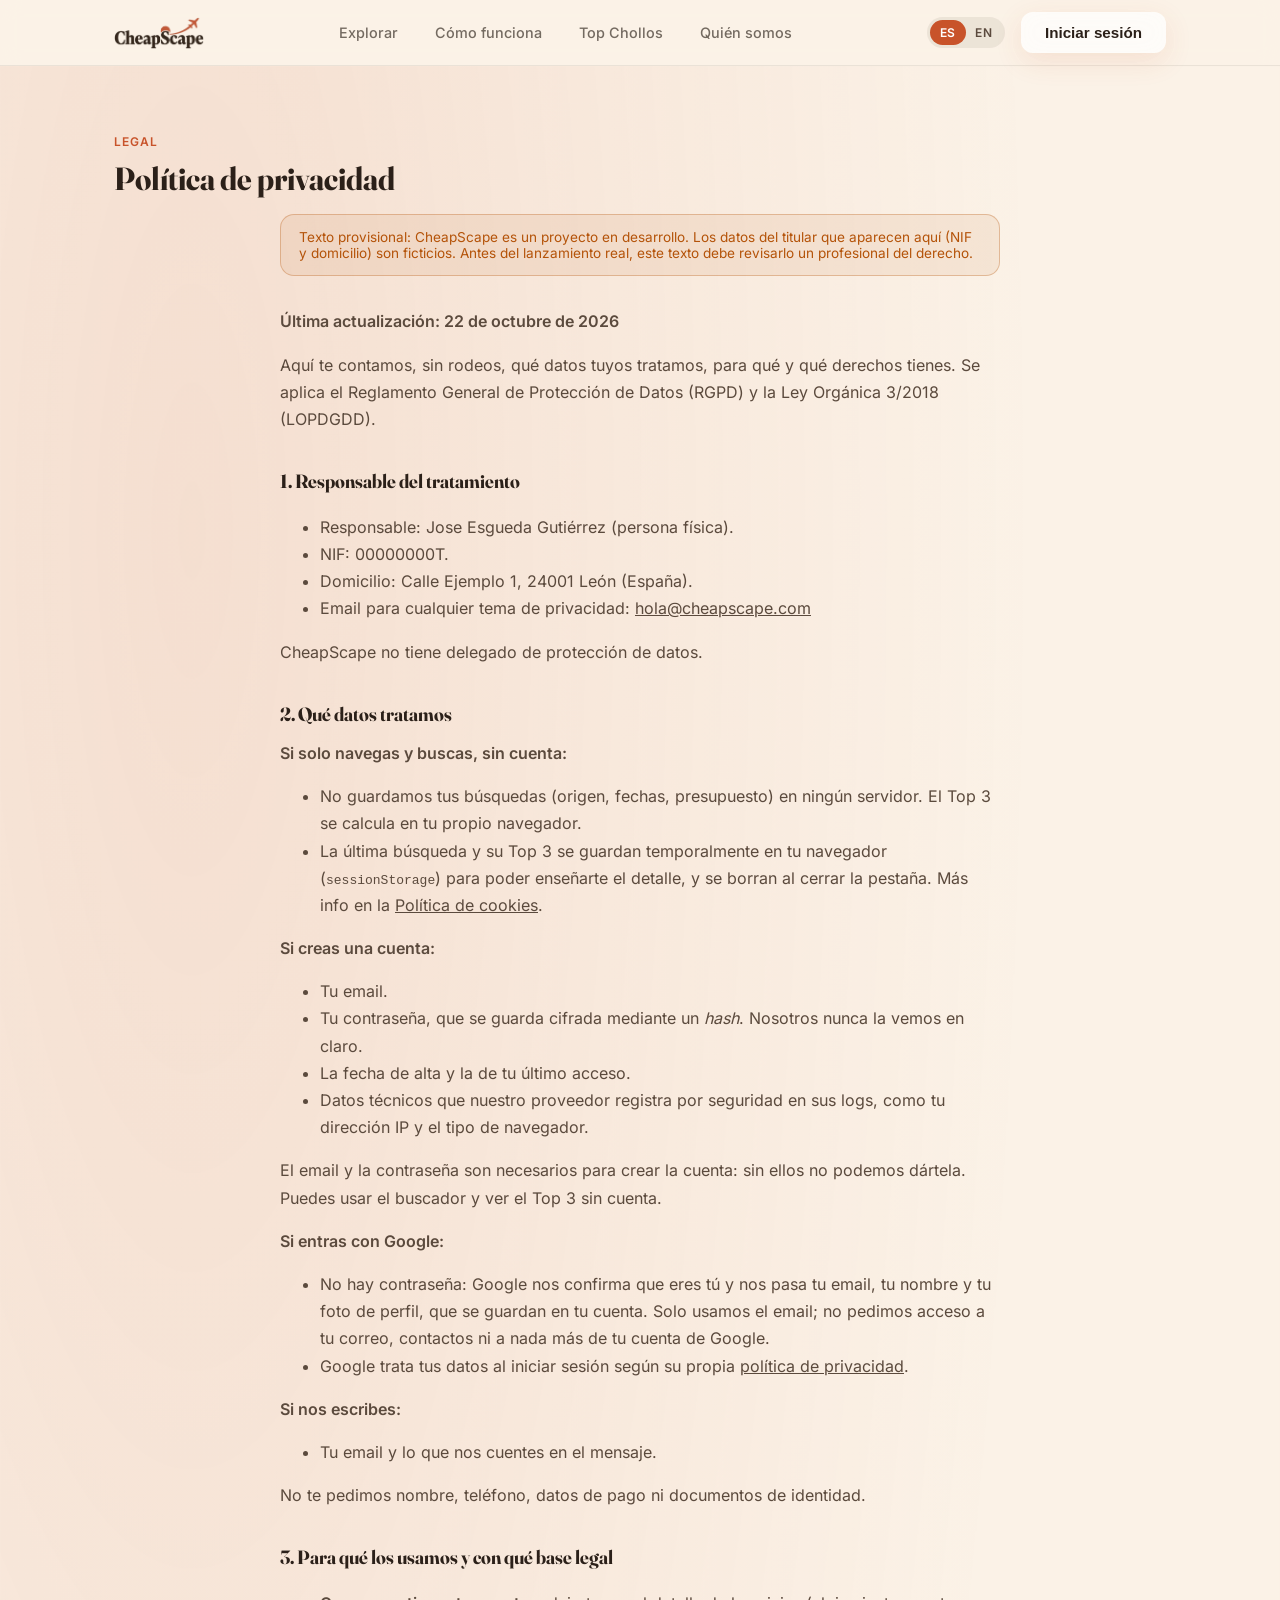
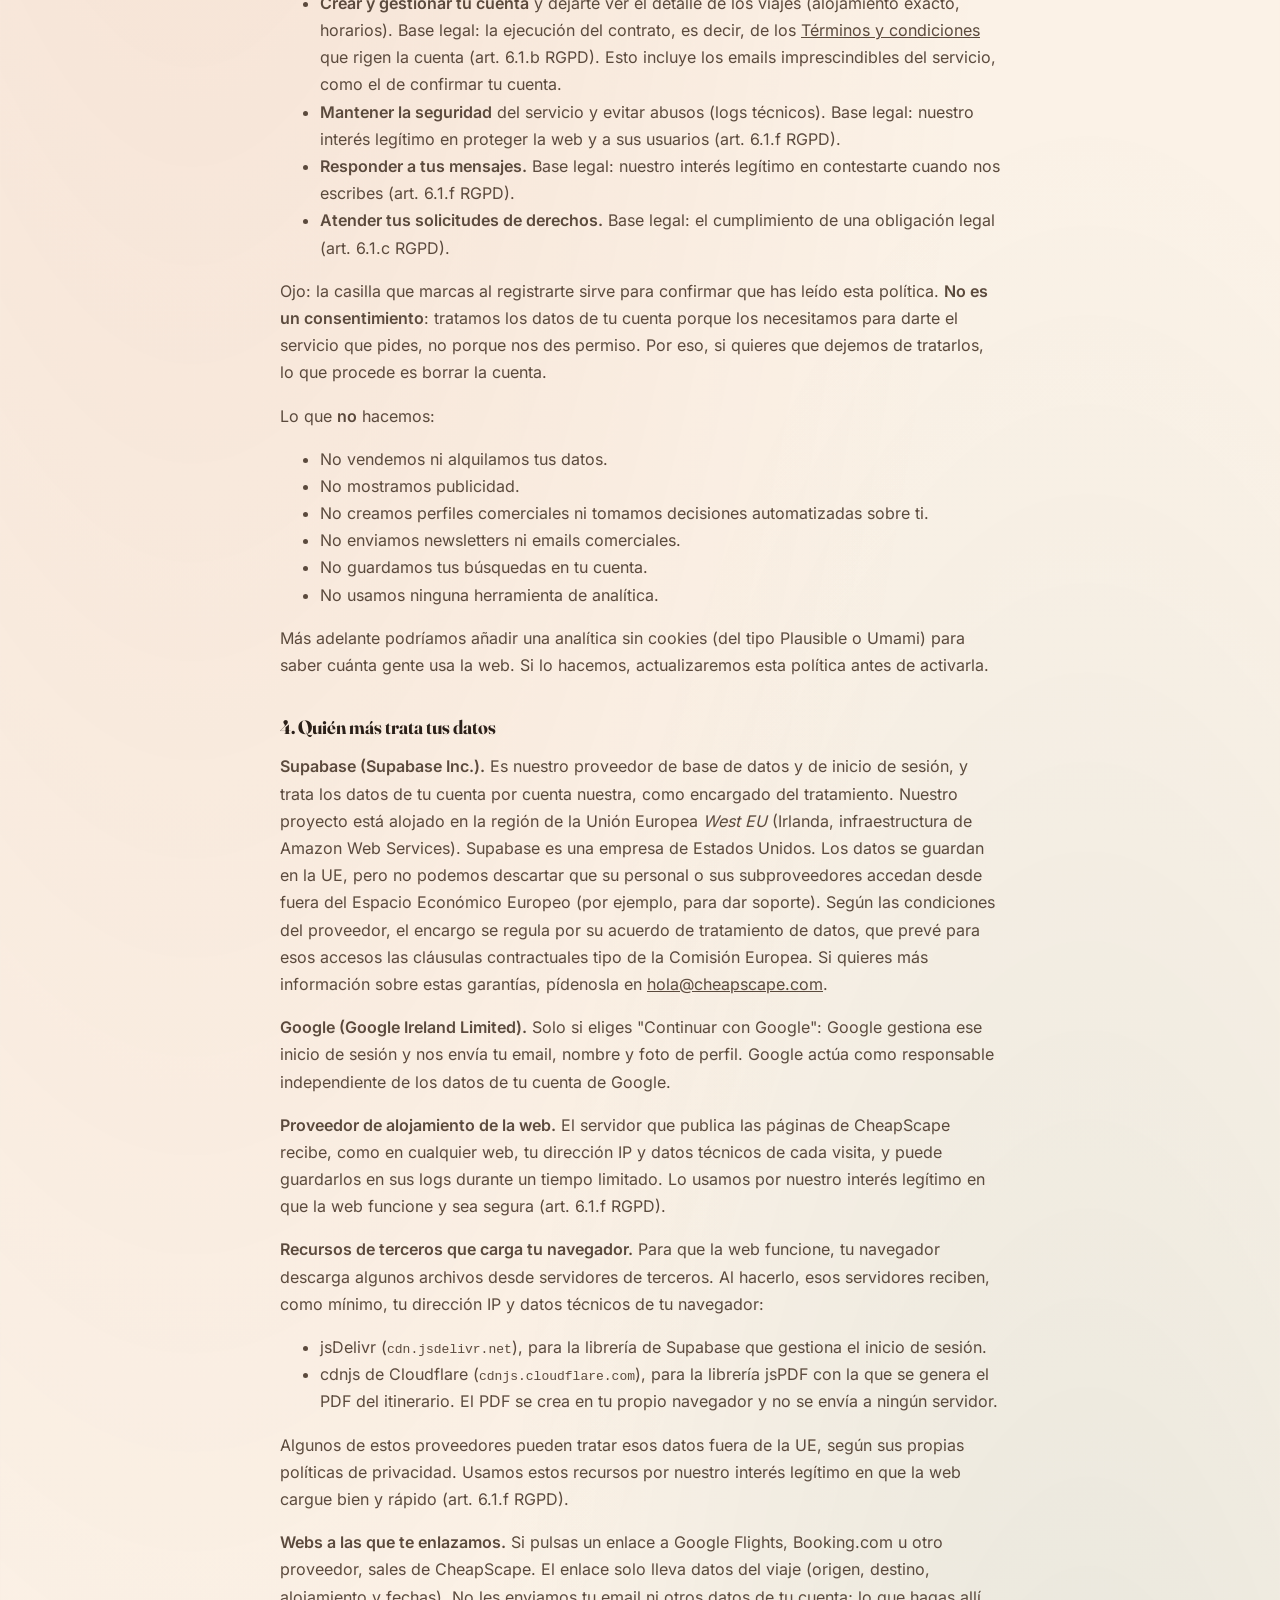
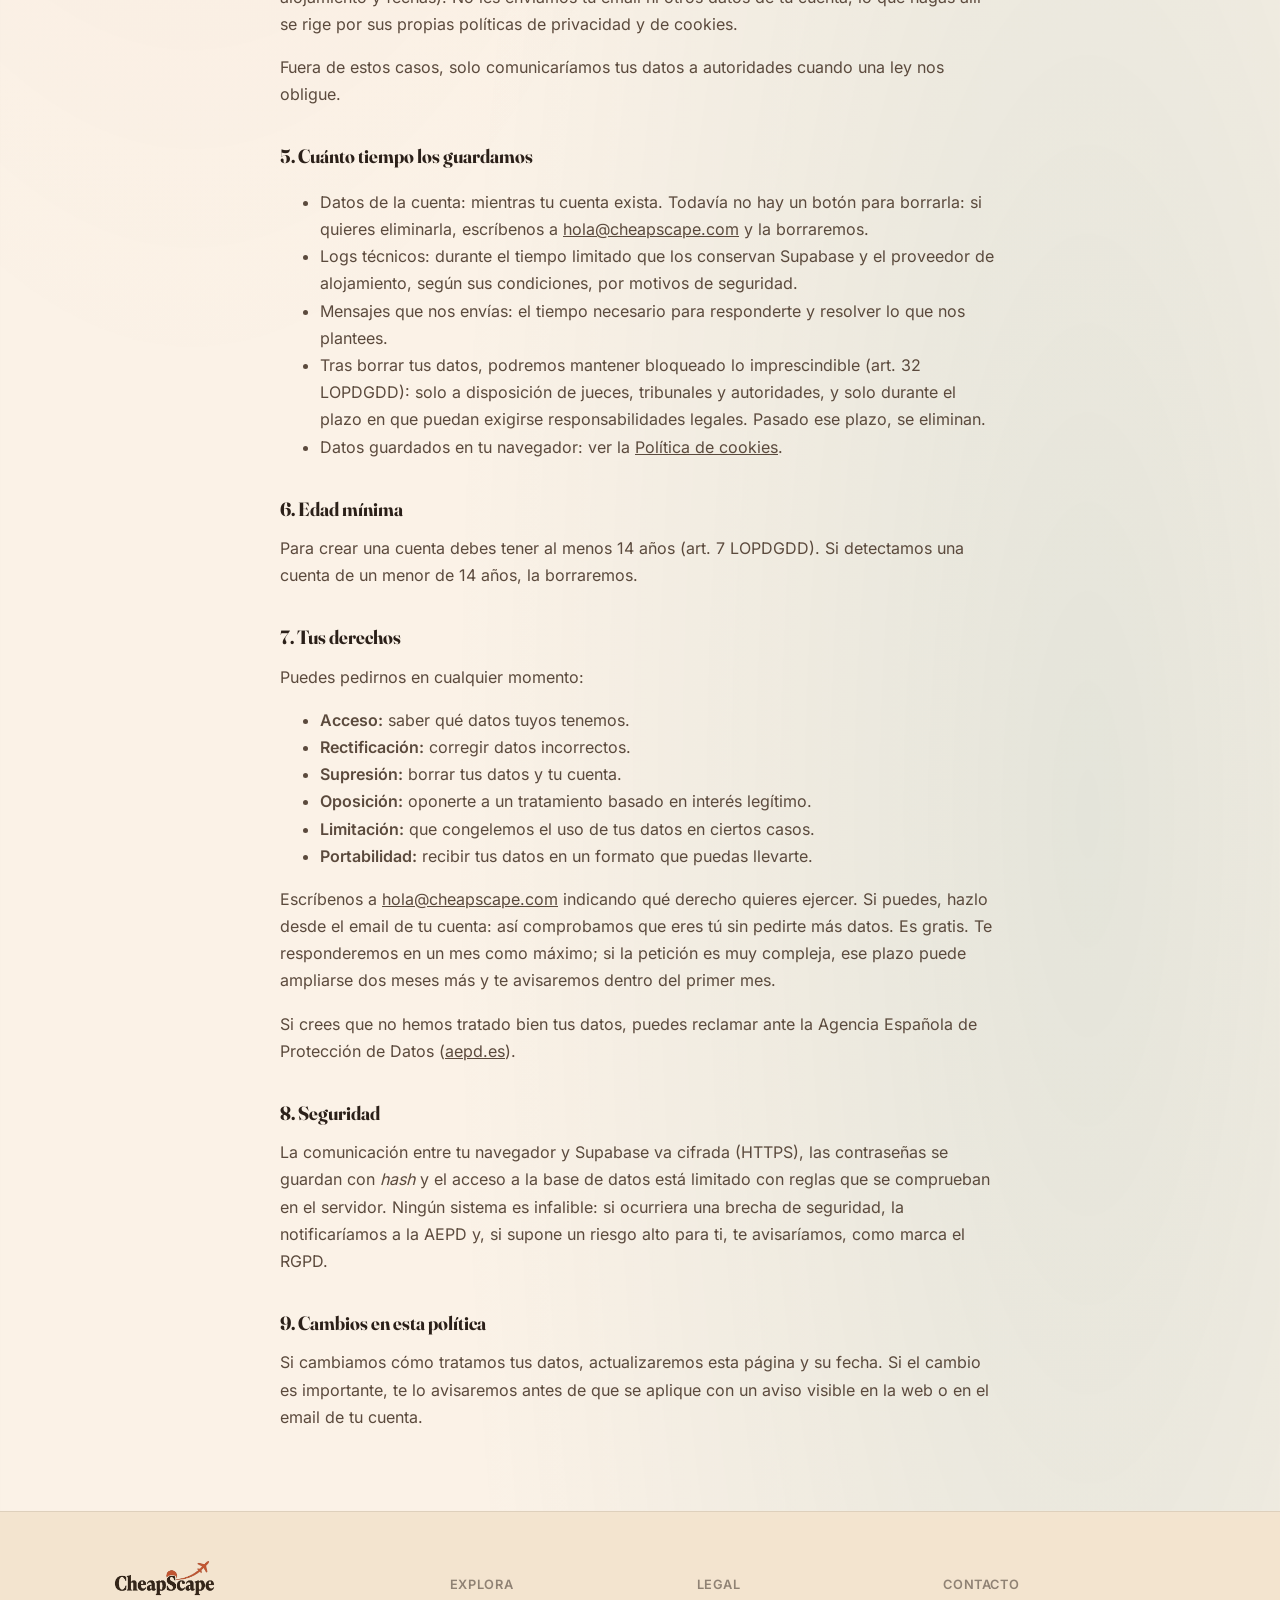
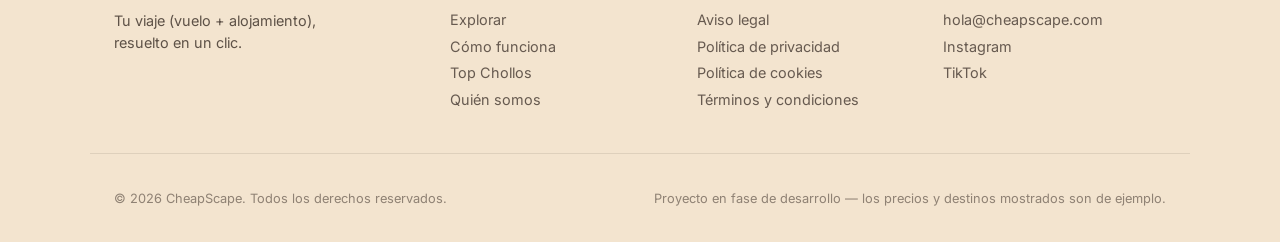
<file: privacidad.html>
<!DOCTYPE html>
<html lang="es">
<head>
  <meta charset="UTF-8" />
  <meta name="viewport" content="width=device-width, initial-scale=1.0" />
  <title>Política de privacidad — CheapScape</title>
  <meta name="description" content="Política de privacidad de CheapScape." />
  <link rel="stylesheet" href="css/fonts.css" />
  <link rel="icon" href="imagenes/favicon.ico" sizes="any" />
  <link rel="icon" type="image/png" href="imagenes/favicon-32.png" sizes="32x32" />
  <link rel="icon" type="image/png" href="imagenes/favicon.png" />
  <link rel="apple-touch-icon" href="imagenes/apple-touch-icon.png" />
  <link rel="stylesheet" href="css/styles.css" />
</head>
<body>
  <header class="site-header">
    <div class="container site-header-inner">
      <a href="index.html" class="logo-link">
        <img src="imagenes/logo_cs.png" alt="CheapScape" class="logo-img" />
      </a>
      <nav class="main-nav">
        <a href="index.html" class="nav-link">Explorar</a>
        <a href="como-funciona.html" class="nav-link">Cómo funciona</a>
        <a href="top-chollos.html" class="nav-link">Top Chollos</a>
        <a href="quien-somos.html" class="nav-link">Quién somos</a>
      </nav>
      <button class="btn glass btn-glass btn-login-desktop" type="button">Iniciar sesión</button>
      <button id="nav-toggle" class="nav-toggle" type="button" aria-label="Abrir menú">☰</button>
    </div>
    <nav id="main-nav-mobile" class="main-nav-mobile" hidden>
      <a href="index.html" class="nav-link">Explorar</a>
      <a href="como-funciona.html" class="nav-link">Cómo funciona</a>
      <a href="top-chollos.html" class="nav-link">Top Chollos</a>
      <a href="quien-somos.html" class="nav-link">Quién somos</a>
      <button class="btn btn-accent btn-login-mobile" type="button" style="margin-top: 0.5rem">Iniciar sesión</button>
    </nav>
  </header>

  <main class="hero-bg page-padding">
    <div class="container">
      <span class="section-eyebrow">Legal</span>
      <h1 class="section-title">Política de privacidad</h1>
      <p class="legal-draft-note" style="max-width: 720px; margin: 1rem auto 0">
        Texto provisional: CheapScape es un proyecto en desarrollo. Los datos
        del titular que aparecen aquí (NIF y domicilio) son ficticios. Antes
        del lanzamiento real, este texto debe revisarlo un profesional del
        derecho.
      </p>

      <div class="legal-content" style="margin-top: 2rem">
        <p><strong>Última actualización: 22 de octubre de 2026</strong></p>
        <p>
          Aquí te contamos, sin rodeos, qué datos tuyos tratamos, para qué y
          qué derechos tienes. Se aplica el Reglamento General de Protección
          de Datos (RGPD) y la Ley Orgánica 3/2018 (LOPDGDD).
        </p>

        <h2>1. Responsable del tratamiento</h2>
        <ul>
          <li>Responsable: Jose Esgueda Gutiérrez (persona física).</li>
          <li>NIF: 00000000T.</li>
          <li>Domicilio: Calle Ejemplo 1, 24001 León (España).</li>
          <li>
            Email para cualquier tema de privacidad:
            <a href="mailto:hola@cheapscape.com">hola@cheapscape.com</a>
          </li>
        </ul>
        <p>CheapScape no tiene delegado de protección de datos.</p>

        <h2>2. Qué datos tratamos</h2>
        <p><strong>Si solo navegas y buscas, sin cuenta:</strong></p>
        <ul>
          <li>
            No guardamos tus búsquedas (origen, fechas, presupuesto) en
            ningún servidor. El Top 3 se calcula en tu propio navegador.
          </li>
          <li>
            La última búsqueda y su Top 3 se guardan temporalmente en tu
            navegador (<code>sessionStorage</code>) para poder enseñarte el
            detalle, y se borran al cerrar la pestaña. Más info en la
            <a href="cookies.html">Política de cookies</a>.
          </li>
        </ul>
        <p><strong>Si creas una cuenta:</strong></p>
        <ul>
          <li>Tu email.</li>
          <li>
            Tu contraseña, que se guarda cifrada mediante un
            <em>hash</em>. Nosotros nunca la vemos en claro.
          </li>
          <li>La fecha de alta y la de tu último acceso.</li>
          <li>
            Datos técnicos que nuestro proveedor registra por seguridad en
            sus logs, como tu dirección IP y el tipo de navegador.
          </li>
        </ul>
        <p>
          El email y la contraseña son necesarios para crear la cuenta: sin
          ellos no podemos dártela. Puedes usar el buscador y ver el Top 3
          sin cuenta.
        </p>
        <p><strong>Si entras con Google:</strong></p>
        <ul>
          <li>
            No hay contraseña: Google nos confirma que eres tú y nos pasa
            tu email, tu nombre y tu foto de perfil, que se guardan en tu
            cuenta. Solo usamos el email; no pedimos acceso a tu correo,
            contactos ni a nada más de tu cuenta de Google.
          </li>
          <li>
            Google trata tus datos al iniciar sesión según su propia
            <a href="https://policies.google.com/privacy" target="_blank" rel="noopener">política de privacidad</a>.
          </li>
        </ul>
        <p><strong>Si nos escribes:</strong></p>
        <ul>
          <li>Tu email y lo que nos cuentes en el mensaje.</li>
        </ul>
        <p>
          No te pedimos nombre, teléfono, datos de pago ni documentos de
          identidad.
        </p>

        <h2>3. Para qué los usamos y con qué base legal</h2>
        <ul>
          <li>
            <strong>Crear y gestionar tu cuenta</strong> y dejarte ver el
            detalle de los viajes (alojamiento exacto, horarios). Base
            legal: la ejecución del contrato, es decir, de los
            <a href="terminos.html">Términos y condiciones</a> que rigen
            la cuenta (art. 6.1.b RGPD). Esto incluye los emails
            imprescindibles del servicio, como el de confirmar tu cuenta.
          </li>
          <li>
            <strong>Mantener la seguridad</strong> del servicio y evitar
            abusos (logs técnicos). Base legal: nuestro interés legítimo en
            proteger la web y a sus usuarios (art. 6.1.f RGPD).
          </li>
          <li>
            <strong>Responder a tus mensajes.</strong> Base legal: nuestro
            interés legítimo en contestarte cuando nos escribes (art. 6.1.f
            RGPD).
          </li>
          <li>
            <strong>Atender tus solicitudes de derechos.</strong> Base legal:
            el cumplimiento de una obligación legal (art. 6.1.c RGPD).
          </li>
        </ul>
        <p>
          Ojo: la casilla que marcas al registrarte sirve para confirmar que
          has leído esta política. <strong>No es un consentimiento</strong>:
          tratamos los datos de tu cuenta porque los necesitamos para darte
          el servicio que pides, no porque nos des permiso. Por eso, si
          quieres que dejemos de tratarlos, lo que procede es borrar la
          cuenta.
        </p>
        <p>Lo que <strong>no</strong> hacemos:</p>
        <ul>
          <li>No vendemos ni alquilamos tus datos.</li>
          <li>No mostramos publicidad.</li>
          <li>No creamos perfiles comerciales ni tomamos decisiones automatizadas sobre ti.</li>
          <li>No enviamos newsletters ni emails comerciales.</li>
          <li>No guardamos tus búsquedas en tu cuenta.</li>
          <li>No usamos ninguna herramienta de analítica.</li>
        </ul>
        <p>
          Más adelante podríamos añadir una analítica sin cookies (del tipo
          Plausible o Umami) para saber cuánta gente usa la web. Si lo
          hacemos, actualizaremos esta política antes de activarla.
        </p>

        <h2>4. Quién más trata tus datos</h2>
        <p>
          <strong>Supabase (Supabase Inc.).</strong> Es nuestro proveedor de
          base de datos y de inicio de sesión, y trata los datos de tu cuenta
          por cuenta nuestra, como encargado del tratamiento. Nuestro
          proyecto está alojado en la región de la Unión Europea
          <em>West EU</em> (Irlanda, infraestructura de Amazon Web Services).
          Supabase es una empresa de Estados Unidos. Los datos se guardan en
          la UE, pero no podemos descartar que su personal o sus
          subproveedores accedan desde fuera del Espacio Económico Europeo
          (por ejemplo, para dar soporte). Según las condiciones del
          proveedor, el encargo se regula por su acuerdo de tratamiento de
          datos, que prevé para esos accesos las cláusulas contractuales
          tipo de la Comisión Europea. Si quieres más información sobre
          estas garantías, pídenosla en
          <a href="mailto:hola@cheapscape.com">hola@cheapscape.com</a>.
        </p>
        <p>
          <strong>Google (Google Ireland Limited).</strong> Solo si eliges
          "Continuar con Google": Google gestiona ese inicio de sesión y
          nos envía tu email, nombre y foto de perfil. Google actúa como
          responsable independiente de los datos de tu cuenta de Google.
        </p>
        <p>
          <strong>Proveedor de alojamiento de la web.</strong> El servidor
          que publica las páginas de CheapScape recibe, como en cualquier
          web, tu dirección IP y datos técnicos de cada visita, y puede
          guardarlos en sus logs durante un tiempo limitado. Lo usamos por
          nuestro interés legítimo en que la web funcione y sea segura
          (art. 6.1.f RGPD).
        </p>
        <p>
          <strong>Recursos de terceros que carga tu navegador.</strong> Para
          que la web funcione, tu navegador descarga algunos archivos desde
          servidores de terceros. Al hacerlo, esos servidores reciben, como
          mínimo, tu dirección IP y datos técnicos de tu navegador:
        </p>
        <ul>
          <li>
            jsDelivr (<code>cdn.jsdelivr.net</code>), para la librería de
            Supabase que gestiona el inicio de sesión.
          </li>
          <li>
            cdnjs de Cloudflare (<code>cdnjs.cloudflare.com</code>), para la
            librería jsPDF con la que se genera el PDF del itinerario. El PDF
            se crea en tu propio navegador y no se envía a ningún servidor.
          </li>
        </ul>
        <p>
          Algunos de estos proveedores pueden tratar esos datos fuera de la
          UE, según sus propias políticas de privacidad. Usamos estos
          recursos por nuestro interés legítimo en que la web cargue bien y
          rápido (art. 6.1.f RGPD).
        </p>
        <p>
          <strong>Webs a las que te enlazamos.</strong> Si pulsas un enlace a
          Google Flights, Booking.com u otro proveedor, sales de CheapScape.
          El enlace solo lleva datos del viaje (origen, destino,
          alojamiento y fechas). No les enviamos tu email ni otros datos de tu cuenta;
          lo que hagas allí se rige por sus propias políticas de privacidad
          y de cookies.
        </p>
        <p>
          Fuera de estos casos, solo comunicaríamos tus datos a autoridades
          cuando una ley nos obligue.
        </p>

        <h2>5. Cuánto tiempo los guardamos</h2>
        <ul>
          <li>
            Datos de la cuenta: mientras tu cuenta exista. Todavía no hay un
            botón para borrarla: si quieres eliminarla, escríbenos a
            <a href="mailto:hola@cheapscape.com">hola@cheapscape.com</a> y
            la borraremos.
          </li>
          <li>
            Logs técnicos: durante el tiempo limitado que los conservan
            Supabase y el proveedor de alojamiento, según sus condiciones,
            por motivos de seguridad.
          </li>
          <li>
            Mensajes que nos envías: el tiempo necesario para responderte y
            resolver lo que nos plantees.
          </li>
          <li>
            Tras borrar tus datos, podremos mantener bloqueado lo
            imprescindible (art. 32 LOPDGDD): solo a disposición de jueces,
            tribunales y autoridades, y solo durante el plazo en que puedan
            exigirse responsabilidades legales. Pasado ese plazo, se
            eliminan.
          </li>
          <li>
            Datos guardados en tu navegador: ver la
            <a href="cookies.html">Política de cookies</a>.
          </li>
        </ul>

        <h2>6. Edad mínima</h2>
        <p>
          Para crear una cuenta debes tener al menos 14 años (art. 7
          LOPDGDD). Si detectamos una cuenta de un menor de 14 años, la
          borraremos.
        </p>

        <h2>7. Tus derechos</h2>
        <p>Puedes pedirnos en cualquier momento:</p>
        <ul>
          <li><strong>Acceso:</strong> saber qué datos tuyos tenemos.</li>
          <li><strong>Rectificación:</strong> corregir datos incorrectos.</li>
          <li><strong>Supresión:</strong> borrar tus datos y tu cuenta.</li>
          <li><strong>Oposición:</strong> oponerte a un tratamiento basado en interés legítimo.</li>
          <li><strong>Limitación:</strong> que congelemos el uso de tus datos en ciertos casos.</li>
          <li><strong>Portabilidad:</strong> recibir tus datos en un formato que puedas llevarte.</li>
        </ul>
        <p>
          Escríbenos a
          <a href="mailto:hola@cheapscape.com">hola@cheapscape.com</a>
          indicando qué derecho quieres ejercer. Si puedes, hazlo desde el
          email de tu cuenta: así comprobamos que eres tú sin pedirte más
          datos. Es gratis. Te responderemos en un mes como máximo; si la
          petición es muy compleja, ese plazo puede ampliarse dos meses más
          y te avisaremos dentro del primer mes.
        </p>
        <p>
          Si crees que no hemos tratado bien tus datos, puedes reclamar ante
          la Agencia Española de Protección de Datos
          (<a href="https://www.aepd.es" target="_blank" rel="noopener">aepd.es</a>).
        </p>

        <h2>8. Seguridad</h2>
        <p>
          La comunicación entre tu navegador y Supabase va cifrada (HTTPS),
          las contraseñas se guardan con <em>hash</em> y el acceso a la base
          de datos está limitado con reglas que se comprueban en el
          servidor. Ningún sistema es infalible: si ocurriera una brecha de
          seguridad, la notificaríamos a la AEPD y, si supone un riesgo alto
          para ti, te avisaríamos, como marca el RGPD.
        </p>

        <h2>9. Cambios en esta política</h2>
        <p>
          Si cambiamos cómo tratamos tus datos, actualizaremos esta página y
          su fecha. Si el cambio es importante, te lo avisaremos antes de
          que se aplique con un aviso visible en la web o en el email de tu
          cuenta.
        </p>
      </div>
    </div>
  </main>

  <footer class="site-footer">
    <div class="container footer-grid">
      <div class="footer-brand">
        <img src="imagenes/logo_cs.png" alt="CheapScape" class="footer-logo" />
        <p>Tu viaje (vuelo + alojamiento), resuelto en un clic.</p>
      </div>
      <div class="footer-col">
        <h4>Explora</h4>
        <a href="index.html">Explorar</a>
        <a href="como-funciona.html">Cómo funciona</a>
        <a href="top-chollos.html">Top Chollos</a>
        <a href="quien-somos.html">Quién somos</a>
      </div>
      <div class="footer-col">
        <h4>Legal</h4>
        <a href="aviso-legal.html">Aviso legal</a>
        <a href="privacidad.html">Política de privacidad</a>
        <a href="cookies.html">Política de cookies</a>
        <a href="terminos.html">Términos y condiciones</a>
      </div>
      <div class="footer-col">
        <h4>Contacto</h4>
        <a href="mailto:hola@cheapscape.com">hola@cheapscape.com</a>
        <a href="https://instagram.com" target="_blank" rel="noopener">Instagram</a>
        <a href="https://tiktok.com" target="_blank" rel="noopener">TikTok</a>
      </div>
    </div>
    <div class="footer-bottom">
      <p>© 2026 CheapScape. Todos los derechos reservados.</p>
      <p>Proyecto en fase de desarrollo — los precios y destinos mostrados son de ejemplo.</p>
    </div>
  </footer>

  <script src="js/textos-en.js"></script>
  <script src="js/i18n.js"></script>
  <script src="js/cursor.js"></script>
  <script src="js/nav.js"></script>
  <script src="js/config.js"></script>
  <script src="js/auth.js"></script>
  <script src="js/authHeader.js"></script>
</body>
</html>
</file>
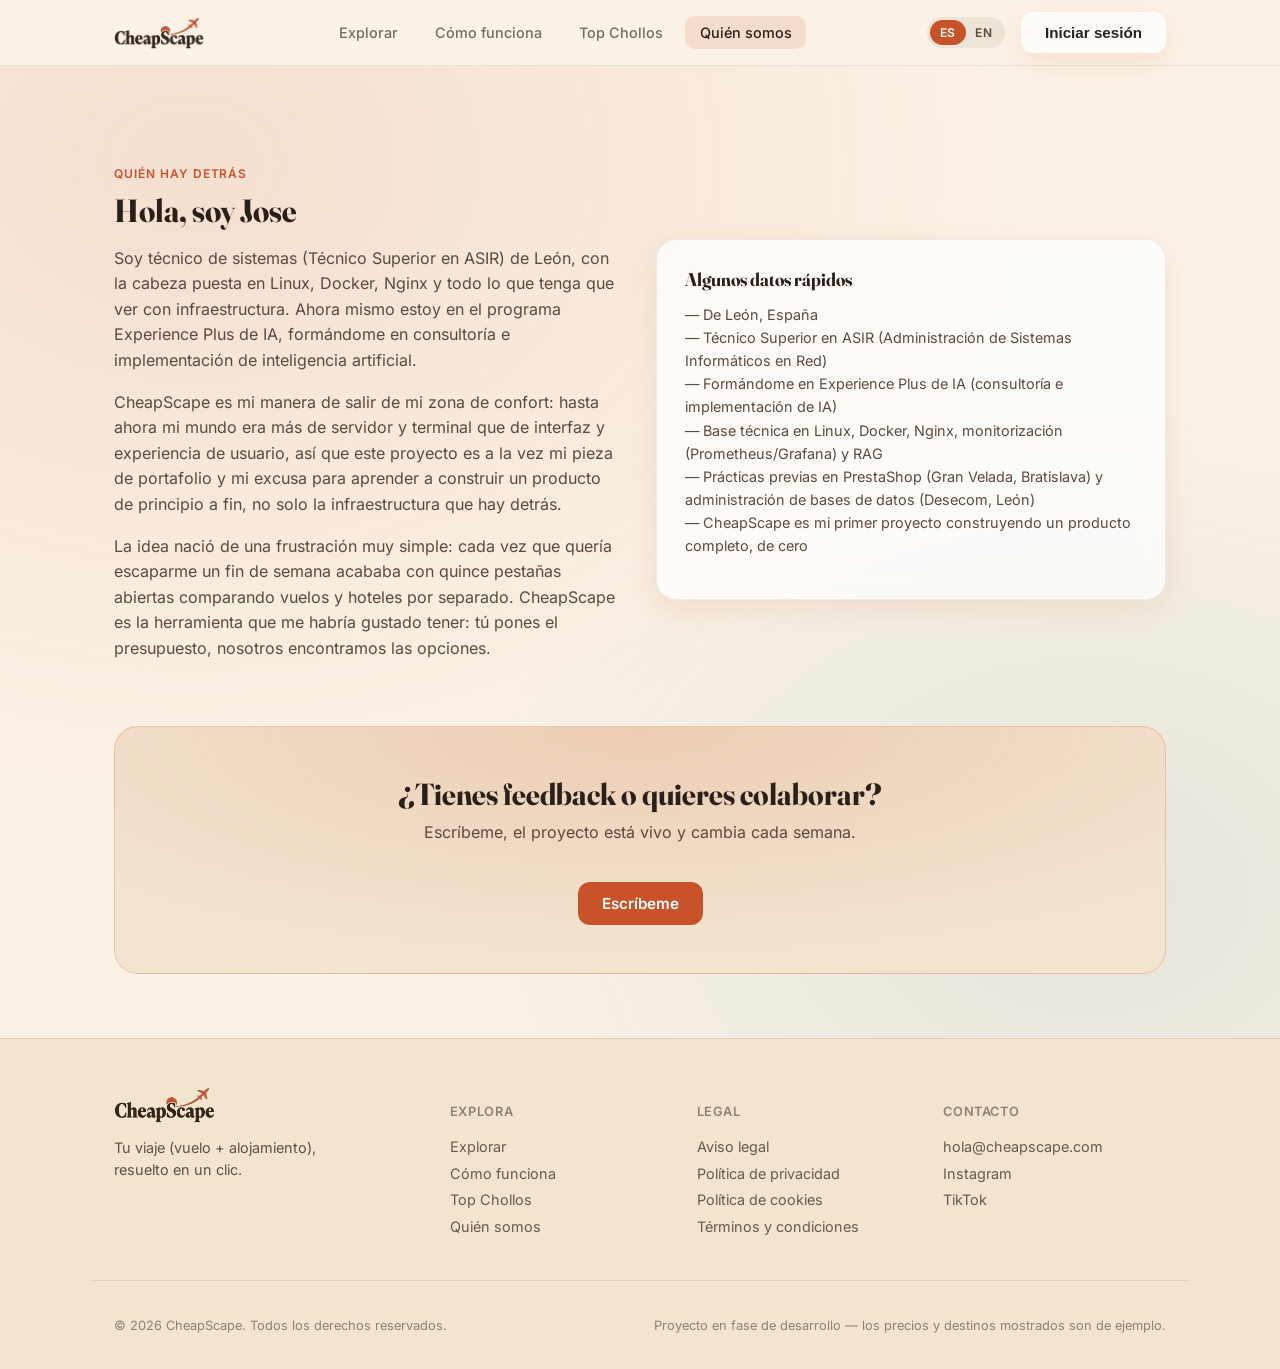
<file: quien-somos.html>
<!DOCTYPE html>
<html lang="es">
<head>
  <meta charset="UTF-8" />
  <meta name="viewport" content="width=device-width, initial-scale=1.0" />
  <title>Quién somos — CheapScape</title>
  <meta name="description" content="Quién hay detrás de CheapScape: un proyecto personal para encontrar viajes baratos sin perder horas comparando vuelos y hoteles por separado." />
  <link rel="stylesheet" href="css/fonts.css" />
  <link rel="icon" href="imagenes/favicon.ico" sizes="any" />
  <link rel="icon" type="image/png" href="imagenes/favicon-32.png" sizes="32x32" />
  <link rel="icon" type="image/png" href="imagenes/favicon.png" />
  <link rel="apple-touch-icon" href="imagenes/apple-touch-icon.png" />
  <link rel="stylesheet" href="css/styles.css" />
</head>
<body>
  <header class="site-header">
    <div class="container site-header-inner">
      <a href="index.html" class="logo-link">
        <img src="imagenes/logo_cs.png" alt="CheapScape" class="logo-img" />
      </a>
      <nav class="main-nav">
        <a href="index.html" class="nav-link">Explorar</a>
        <a href="como-funciona.html" class="nav-link">Cómo funciona</a>
        <a href="top-chollos.html" class="nav-link">Top Chollos</a>
        <a href="quien-somos.html" class="nav-link active">Quién somos</a>
      </nav>
      <button class="btn glass btn-glass btn-login-desktop" type="button">Iniciar sesión</button>
      <button id="nav-toggle" class="nav-toggle" type="button" aria-label="Abrir menú">☰</button>
    </div>
    <nav id="main-nav-mobile" class="main-nav-mobile" hidden>
      <a href="index.html" class="nav-link">Explorar</a>
      <a href="como-funciona.html" class="nav-link">Cómo funciona</a>
      <a href="top-chollos.html" class="nav-link">Top Chollos</a>
      <a href="quien-somos.html" class="nav-link active">Quién somos</a>
      <button class="btn btn-accent btn-login-mobile" type="button" style="margin-top: 0.5rem">Iniciar sesión</button>
    </nav>
  </header>

  <main class="hero-bg page-padding">
    <div class="container about-grid">
      <div>
        <span class="section-eyebrow">Quién hay detrás</span>
        <h1 class="section-title">Hola, soy Jose</h1>
        <p>
          Soy técnico de sistemas (Técnico Superior en ASIR) de León, con
          la cabeza puesta en Linux, Docker, Nginx y todo lo que tenga
          que ver con infraestructura. Ahora mismo estoy en el programa
          Experience&nbsp;Plus de IA, formándome en consultoría e
          implementación de inteligencia artificial.
        </p>
        <p>
          CheapScape es mi manera de salir de mi zona de confort: hasta
          ahora mi mundo era más de servidor y terminal que de interfaz
          y experiencia de usuario, así que este proyecto es a la vez mi
          pieza de portafolio y mi excusa para aprender a construir un
          producto de principio a fin, no solo la infraestructura que
          hay detrás.
        </p>
        <p>
          La idea nació de una frustración muy simple: cada vez que
          quería escaparme un fin de semana acababa con quince
          pestañas abiertas comparando vuelos y hoteles por separado.
          CheapScape es la herramienta que me habría gustado tener: tú
          pones el presupuesto, nosotros encontramos las opciones.
        </p>
      </div>
      <div class="step-card glass" style="text-align: left">
        <h3>Algunos datos rápidos</h3>
        <p style="margin-top: 0.75rem; color: var(--cs-text-body)">
          — De León, España<br />
          — Técnico Superior en ASIR (Administración de Sistemas Informáticos en Red)<br />
          — Formándome en Experience Plus de IA (consultoría e implementación de IA)<br />
          — Base técnica en Linux, Docker, Nginx, monitorización (Prometheus/Grafana) y RAG<br />
          — Prácticas previas en PrestaShop (Gran Velada, Bratislava) y administración de bases de datos (Desecom, León)<br />
          — CheapScape es mi primer proyecto construyendo un producto completo, de cero
        </p>
      </div>
    </div>

    <div class="container" style="margin-top: 3rem">
      <div class="cta-banner">
        <h2>¿Tienes feedback o quieres colaborar?</h2>
        <p>Escríbeme, el proyecto está vivo y cambia cada semana.</p>
        <a href="mailto:hola@cheapscape.com" class="btn btn-accent">Escríbeme</a>
      </div>
    </div>
  </main>

  <footer class="site-footer">
    <div class="container footer-grid">
      <div class="footer-brand">
        <img src="imagenes/logo_cs.png" alt="CheapScape" class="footer-logo" />
        <p>Tu viaje (vuelo + alojamiento), resuelto en un clic.</p>
      </div>
      <div class="footer-col">
        <h4>Explora</h4>
        <a href="index.html">Explorar</a>
        <a href="como-funciona.html">Cómo funciona</a>
        <a href="top-chollos.html">Top Chollos</a>
        <a href="quien-somos.html">Quién somos</a>
      </div>
      <div class="footer-col">
        <h4>Legal</h4>
        <a href="aviso-legal.html">Aviso legal</a>
        <a href="privacidad.html">Política de privacidad</a>
        <a href="cookies.html">Política de cookies</a>
        <a href="terminos.html">Términos y condiciones</a>
      </div>
      <div class="footer-col">
        <h4>Contacto</h4>
        <a href="mailto:hola@cheapscape.com">hola@cheapscape.com</a>
        <a href="https://instagram.com" target="_blank" rel="noopener">Instagram</a>
        <a href="https://tiktok.com" target="_blank" rel="noopener">TikTok</a>
      </div>
    </div>
    <div class="footer-bottom">
      <p>© 2026 CheapScape. Todos los derechos reservados.</p>
      <p>Proyecto en fase de desarrollo — los precios y destinos mostrados son de ejemplo.</p>
    </div>
  </footer>

  <script src="js/textos-en.js"></script>
  <script src="js/i18n.js"></script>
  <script src="js/cursor.js"></script>
  <script src="js/nav.js"></script>
  <script src="js/config.js"></script>
  <script src="js/auth.js"></script>
  <script src="js/authHeader.js"></script>
</body>
</html>
</file>
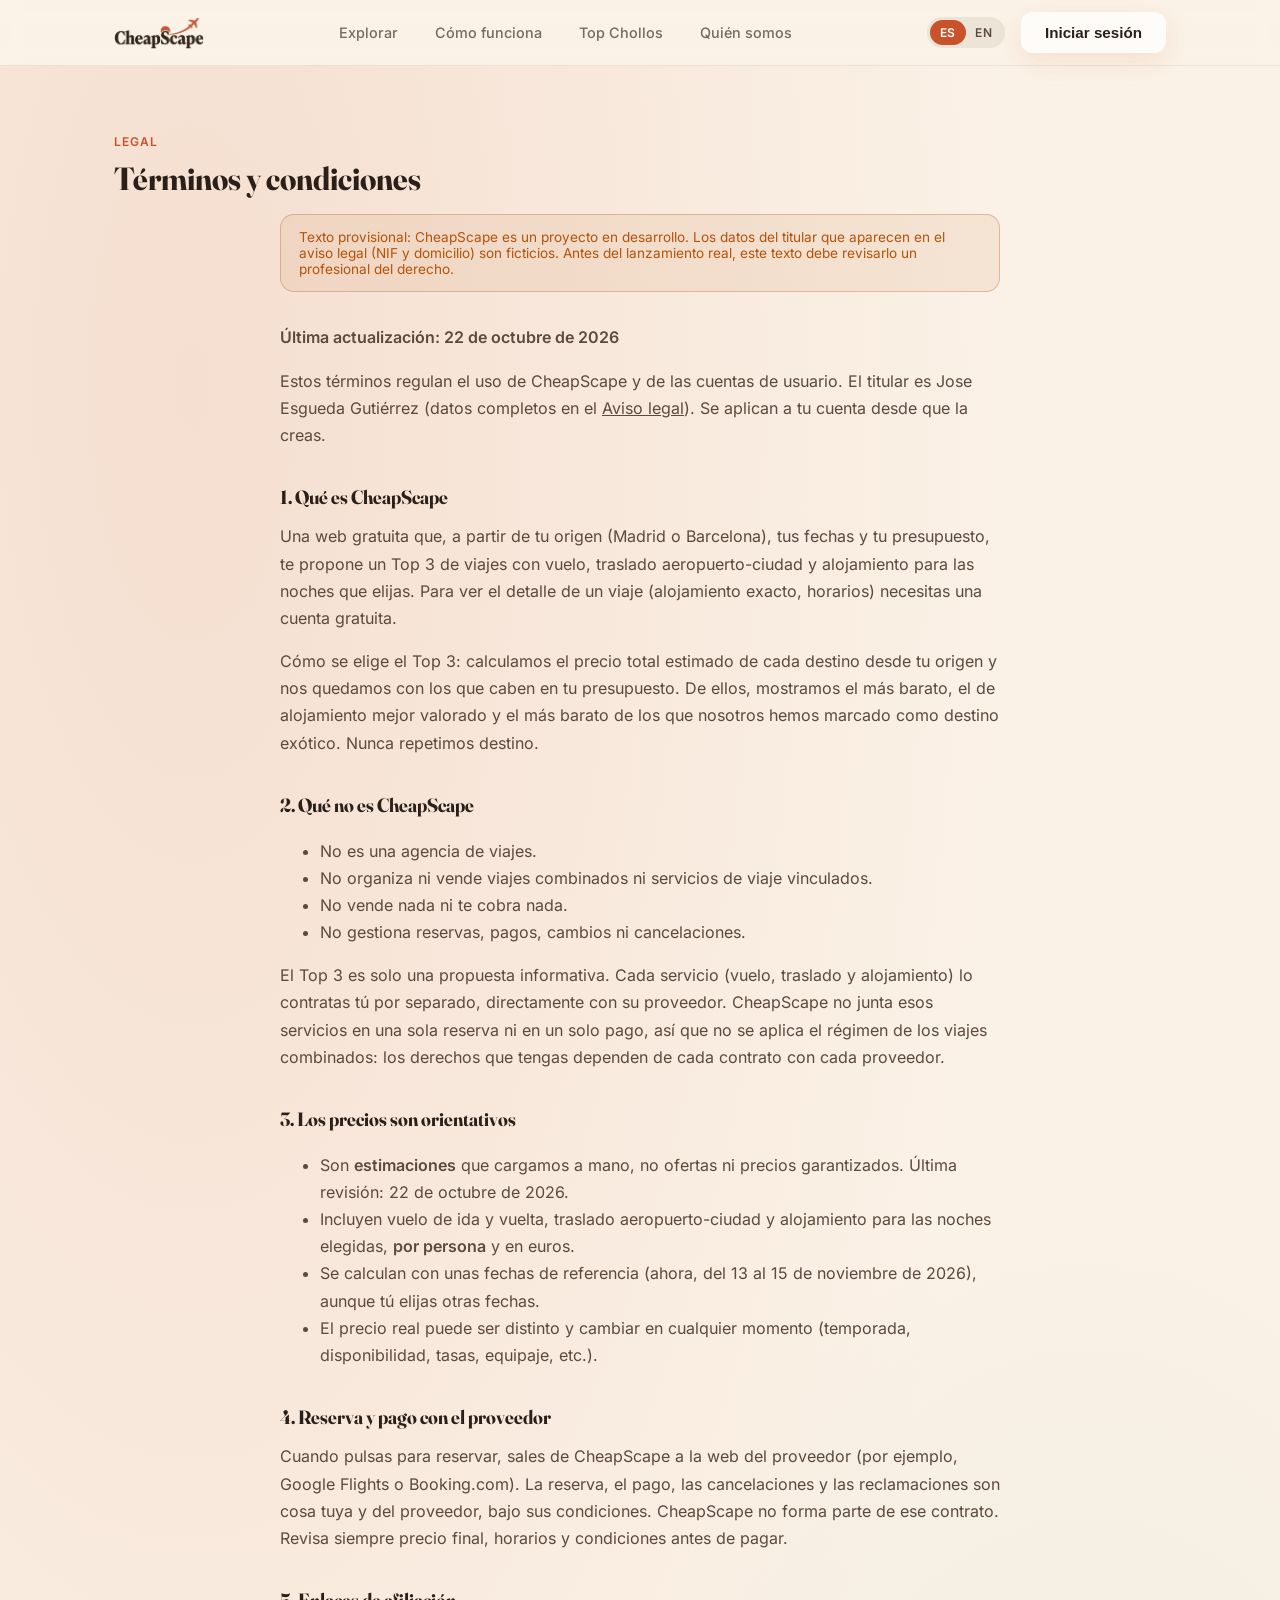
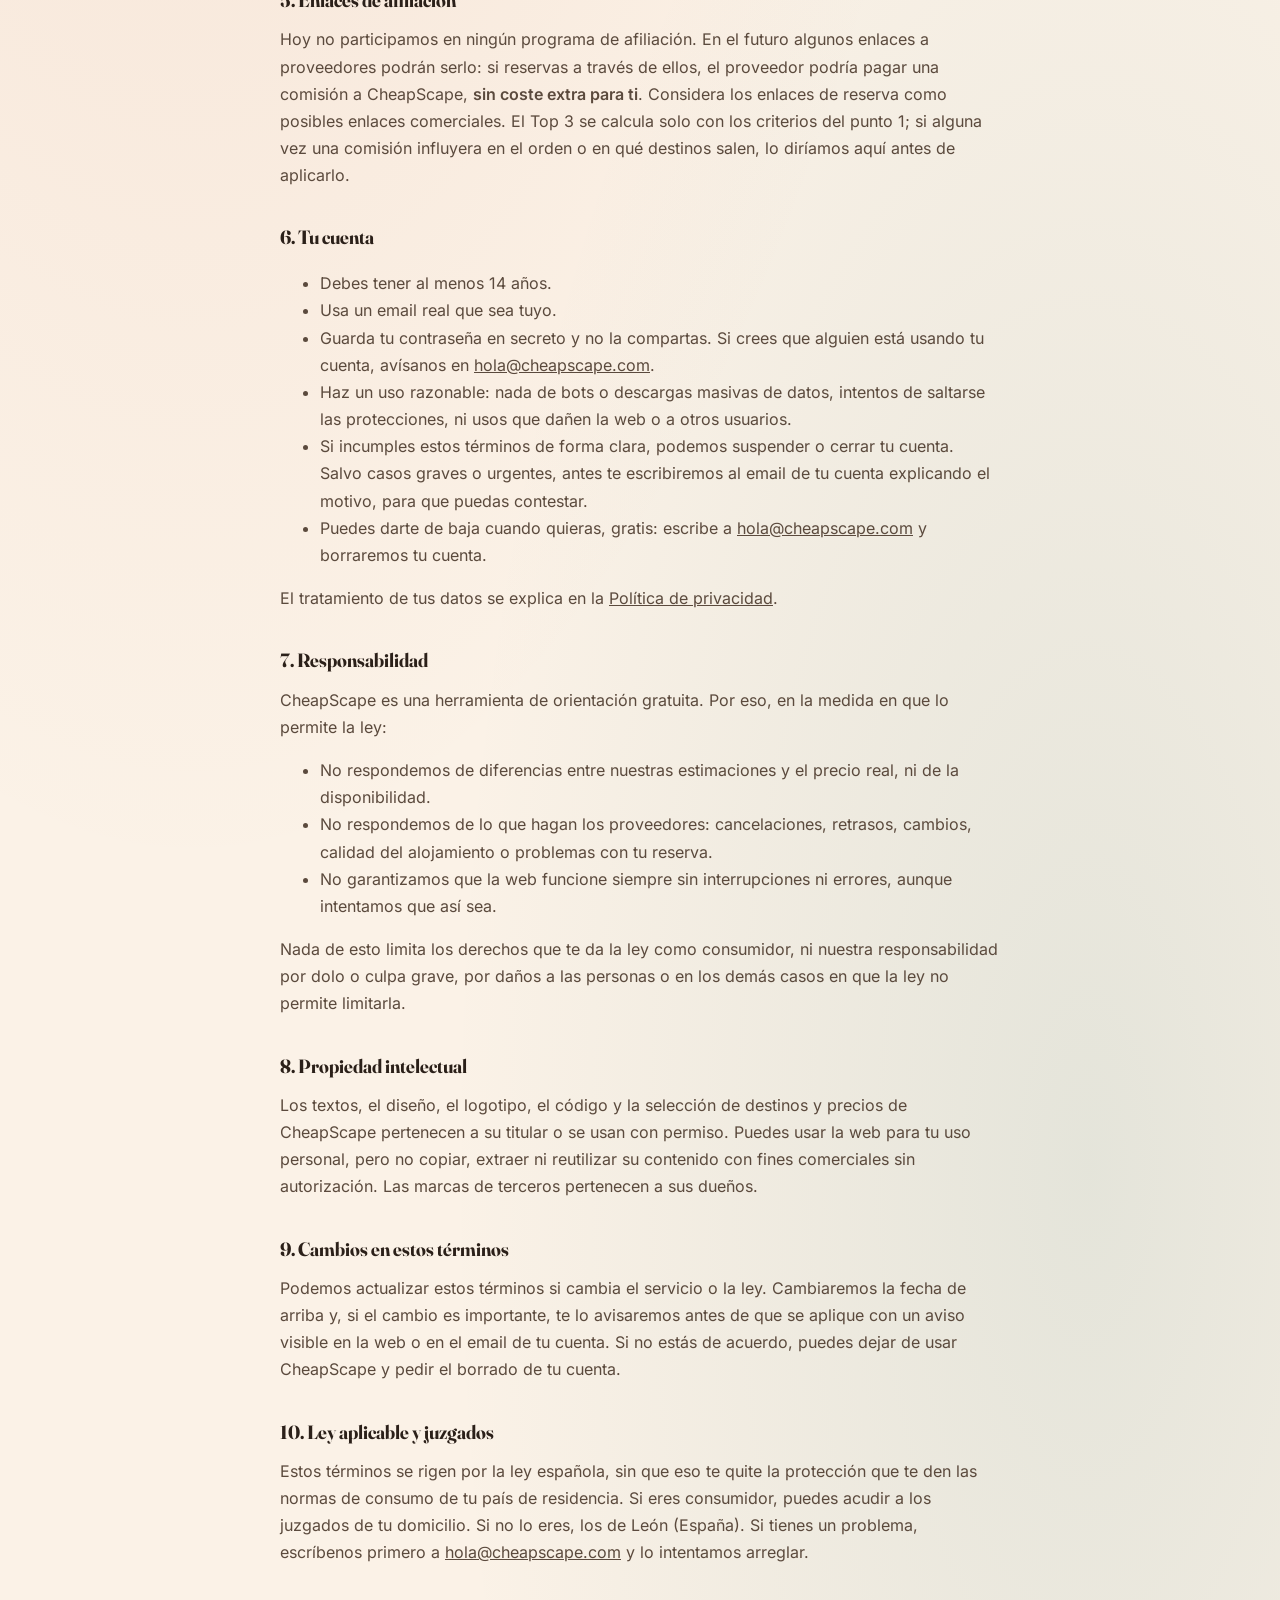
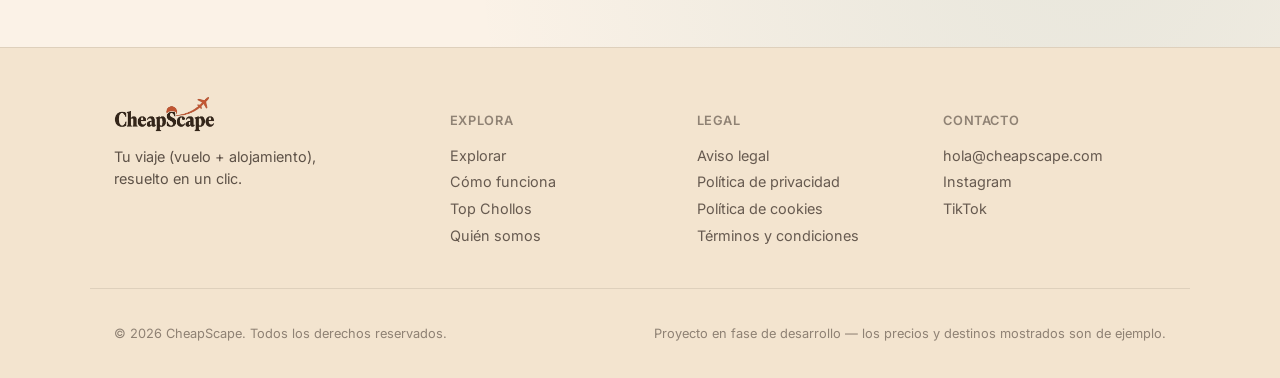
<file: terminos.html>
<!DOCTYPE html>
<html lang="es">
<head>
  <meta charset="UTF-8" />
  <meta name="viewport" content="width=device-width, initial-scale=1.0" />
  <title>Términos y condiciones — CheapScape</title>
  <meta name="description" content="Términos y condiciones de uso de CheapScape." />
  <link rel="stylesheet" href="css/fonts.css" />
  <link rel="icon" href="imagenes/favicon.ico" sizes="any" />
  <link rel="icon" type="image/png" href="imagenes/favicon-32.png" sizes="32x32" />
  <link rel="icon" type="image/png" href="imagenes/favicon.png" />
  <link rel="apple-touch-icon" href="imagenes/apple-touch-icon.png" />
  <link rel="stylesheet" href="css/styles.css" />
</head>
<body>
  <header class="site-header">
    <div class="container site-header-inner">
      <a href="index.html" class="logo-link">
        <img src="imagenes/logo_cs.png" alt="CheapScape" class="logo-img" />
      </a>
      <nav class="main-nav">
        <a href="index.html" class="nav-link">Explorar</a>
        <a href="como-funciona.html" class="nav-link">Cómo funciona</a>
        <a href="top-chollos.html" class="nav-link">Top Chollos</a>
        <a href="quien-somos.html" class="nav-link">Quién somos</a>
      </nav>
      <button class="btn glass btn-glass btn-login-desktop" type="button">Iniciar sesión</button>
      <button id="nav-toggle" class="nav-toggle" type="button" aria-label="Abrir menú">☰</button>
    </div>
    <nav id="main-nav-mobile" class="main-nav-mobile" hidden>
      <a href="index.html" class="nav-link">Explorar</a>
      <a href="como-funciona.html" class="nav-link">Cómo funciona</a>
      <a href="top-chollos.html" class="nav-link">Top Chollos</a>
      <a href="quien-somos.html" class="nav-link">Quién somos</a>
      <button class="btn btn-accent btn-login-mobile" type="button" style="margin-top: 0.5rem">Iniciar sesión</button>
    </nav>
  </header>

  <main class="hero-bg page-padding">
    <div class="container">
      <span class="section-eyebrow">Legal</span>
      <h1 class="section-title">Términos y condiciones</h1>
      <p class="legal-draft-note" style="max-width: 720px; margin: 1rem auto 0">
        Texto provisional: CheapScape es un proyecto en desarrollo. Los datos
        del titular que aparecen en el aviso legal (NIF y domicilio) son
        ficticios. Antes del lanzamiento real, este texto debe revisarlo un
        profesional del derecho.
      </p>

      <div class="legal-content" style="margin-top: 2rem">
        <p><strong>Última actualización: 22 de octubre de 2026</strong></p>
        <p>
          Estos términos regulan el uso de CheapScape y de las cuentas de
          usuario. El titular es Jose Esgueda Gutiérrez (datos completos en
          el <a href="aviso-legal.html">Aviso legal</a>). Se aplican a tu
          cuenta desde que la creas.
        </p>

        <h2>1. Qué es CheapScape</h2>
        <p>
          Una web gratuita que, a partir de tu origen (Madrid o Barcelona),
          tus fechas y tu presupuesto, te propone un Top 3 de viajes con vuelo, traslado
          aeropuerto-ciudad y alojamiento para las noches que elijas. Para ver el detalle de un viaje (alojamiento
          exacto, horarios) necesitas una cuenta gratuita.
        </p>
        <p>
          Cómo se elige el Top 3: calculamos el precio total estimado de
          cada destino desde tu origen y nos quedamos con los que caben en
          tu presupuesto. De ellos, mostramos el más barato, el de
          alojamiento mejor valorado y el más barato de los que nosotros
          hemos marcado como destino exótico. Nunca repetimos destino.
        </p>

        <h2>2. Qué no es CheapScape</h2>
        <ul>
          <li>No es una agencia de viajes.</li>
          <li>
            No organiza ni vende viajes combinados ni servicios de viaje
            vinculados.
          </li>
          <li>No vende nada ni te cobra nada.</li>
          <li>No gestiona reservas, pagos, cambios ni cancelaciones.</li>
        </ul>
        <p>
          El Top 3 es solo una propuesta informativa. Cada servicio (vuelo,
          traslado y alojamiento) lo contratas tú por separado, directamente
          con su proveedor. CheapScape no junta esos servicios en una sola
          reserva ni en un solo pago, así que no se aplica el régimen de los
          viajes combinados: los derechos que tengas dependen de cada
          contrato con cada proveedor.
        </p>

        <h2>3. Los precios son orientativos</h2>
        <ul>
          <li>
            Son <strong>estimaciones</strong> que cargamos a mano, no ofertas
            ni precios garantizados. Última revisión: 22 de octubre de 2026.
          </li>
          <li>
            Incluyen vuelo de ida y vuelta, traslado aeropuerto-ciudad y
            alojamiento para las noches elegidas, <strong>por persona</strong> y en
            euros.
          </li>
          <li>
            Se calculan con unas fechas de referencia (ahora, del 13 al
            15 de noviembre de 2026), aunque tú elijas otras fechas.
          </li>
          <li>
            El precio real puede ser distinto y cambiar en cualquier momento
            (temporada, disponibilidad, tasas, equipaje, etc.).
          </li>
        </ul>

        <h2>4. Reserva y pago con el proveedor</h2>
        <p>
          Cuando pulsas para reservar, sales de CheapScape a la web del
          proveedor (por ejemplo, Google Flights o Booking.com). La reserva,
          el pago, las cancelaciones y las reclamaciones son cosa tuya y del
          proveedor, bajo sus condiciones. CheapScape no forma parte de ese
          contrato. Revisa siempre precio final, horarios y condiciones antes
          de pagar.
        </p>

        <h2>5. Enlaces de afiliación</h2>
        <p>
          Hoy no participamos en ningún programa de afiliación. En el futuro
          algunos enlaces a proveedores podrán serlo: si reservas a través de
          ellos, el proveedor podría pagar una comisión a CheapScape,
          <strong>sin coste extra para ti</strong>. Considera los enlaces de
          reserva como posibles enlaces comerciales. El Top 3 se calcula
          solo con los criterios del punto 1; si alguna vez una comisión
          influyera en el orden o en qué destinos salen, lo diríamos aquí
          antes de aplicarlo.
        </p>

        <h2>6. Tu cuenta</h2>
        <ul>
          <li>Debes tener al menos 14 años.</li>
          <li>Usa un email real que sea tuyo.</li>
          <li>
            Guarda tu contraseña en secreto y no la compartas. Si crees que
            alguien está usando tu cuenta, avísanos en
            <a href="mailto:hola@cheapscape.com">hola@cheapscape.com</a>.
          </li>
          <li>
            Haz un uso razonable: nada de bots o descargas masivas de datos,
            intentos de saltarse las protecciones, ni usos que dañen la web o
            a otros usuarios.
          </li>
          <li>
            Si incumples estos términos de forma clara, podemos suspender o
            cerrar tu cuenta. Salvo casos graves o urgentes, antes te
            escribiremos al email de tu cuenta explicando el motivo, para
            que puedas contestar.
          </li>
          <li>
            Puedes darte de baja cuando quieras, gratis: escribe a
            <a href="mailto:hola@cheapscape.com">hola@cheapscape.com</a> y
            borraremos tu cuenta.
          </li>
        </ul>
        <p>
          El tratamiento de tus datos se explica en la
          <a href="privacidad.html">Política de privacidad</a>.
        </p>

        <h2>7. Responsabilidad</h2>
        <p>
          CheapScape es una herramienta de orientación gratuita. Por eso, en
          la medida en que lo permite la ley:
        </p>
        <ul>
          <li>
            No respondemos de diferencias entre nuestras estimaciones y el
            precio real, ni de la disponibilidad.
          </li>
          <li>
            No respondemos de lo que hagan los proveedores: cancelaciones,
            retrasos, cambios, calidad del alojamiento o problemas con tu
            reserva.
          </li>
          <li>
            No garantizamos que la web funcione siempre sin interrupciones ni
            errores, aunque intentamos que así sea.
          </li>
        </ul>
        <p>
          Nada de esto limita los derechos que te da la ley como consumidor,
          ni nuestra responsabilidad por dolo o culpa grave, por daños a las
          personas o en los demás casos en que la ley no permite limitarla.
        </p>

        <h2>8. Propiedad intelectual</h2>
        <p>
          Los textos, el diseño, el logotipo, el código y la selección de
          destinos y precios de CheapScape pertenecen a su titular o se usan
          con permiso. Puedes usar la web para tu uso personal, pero no
          copiar, extraer ni reutilizar su contenido con fines comerciales
          sin autorización. Las marcas de terceros pertenecen a sus dueños.
        </p>

        <h2>9. Cambios en estos términos</h2>
        <p>
          Podemos actualizar estos términos si cambia el servicio o la ley.
          Cambiaremos la fecha de arriba y, si el cambio es importante, te lo
          avisaremos antes de que se aplique con un aviso visible en la web o
          en el email de tu cuenta. Si no estás de acuerdo, puedes dejar de
          usar CheapScape y pedir el borrado de tu cuenta.
        </p>

        <h2>10. Ley aplicable y juzgados</h2>
        <p>
          Estos términos se rigen por la ley española, sin que eso te quite
          la protección que te den las normas de consumo de tu país de
          residencia. Si eres consumidor, puedes acudir a los juzgados de tu
          domicilio. Si no lo eres, los de León (España). Si tienes un
          problema, escríbenos primero a
          <a href="mailto:hola@cheapscape.com">hola@cheapscape.com</a> y lo
          intentamos arreglar.
        </p>
      </div>
    </div>
  </main>

  <footer class="site-footer">
    <div class="container footer-grid">
      <div class="footer-brand">
        <img src="imagenes/logo_cs.png" alt="CheapScape" class="footer-logo" />
        <p>Tu viaje (vuelo + alojamiento), resuelto en un clic.</p>
      </div>
      <div class="footer-col">
        <h4>Explora</h4>
        <a href="index.html">Explorar</a>
        <a href="como-funciona.html">Cómo funciona</a>
        <a href="top-chollos.html">Top Chollos</a>
        <a href="quien-somos.html">Quién somos</a>
      </div>
      <div class="footer-col">
        <h4>Legal</h4>
        <a href="aviso-legal.html">Aviso legal</a>
        <a href="privacidad.html">Política de privacidad</a>
        <a href="cookies.html">Política de cookies</a>
        <a href="terminos.html">Términos y condiciones</a>
      </div>
      <div class="footer-col">
        <h4>Contacto</h4>
        <a href="mailto:hola@cheapscape.com">hola@cheapscape.com</a>
        <a href="https://instagram.com" target="_blank" rel="noopener">Instagram</a>
        <a href="https://tiktok.com" target="_blank" rel="noopener">TikTok</a>
      </div>
    </div>
    <div class="footer-bottom">
      <p>© 2026 CheapScape. Todos los derechos reservados.</p>
      <p>Proyecto en fase de desarrollo — los precios y destinos mostrados son de ejemplo.</p>
    </div>
  </footer>

  <script src="js/textos-en.js"></script>
  <script src="js/i18n.js"></script>
  <script src="js/cursor.js"></script>
  <script src="js/nav.js"></script>
  <script src="js/config.js"></script>
  <script src="js/auth.js"></script>
  <script src="js/authHeader.js"></script>
</body>
</html>
</file>
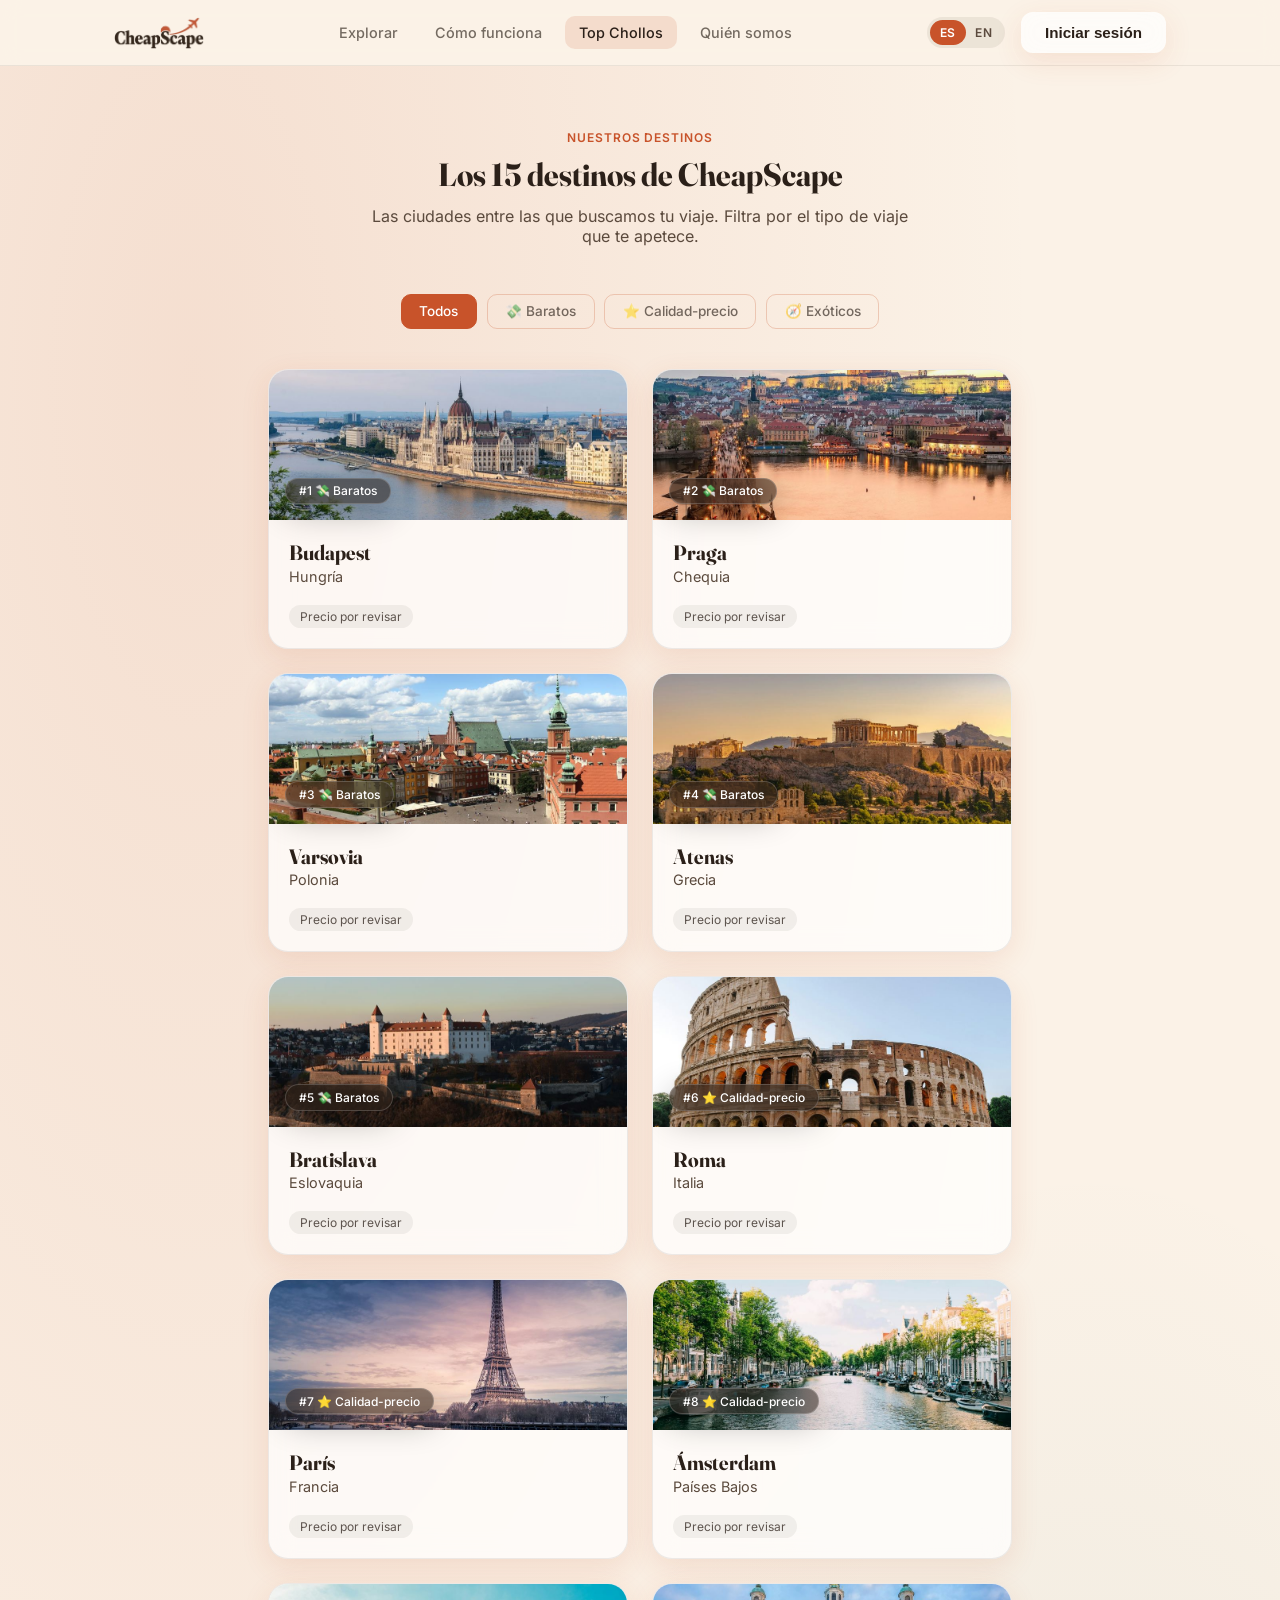
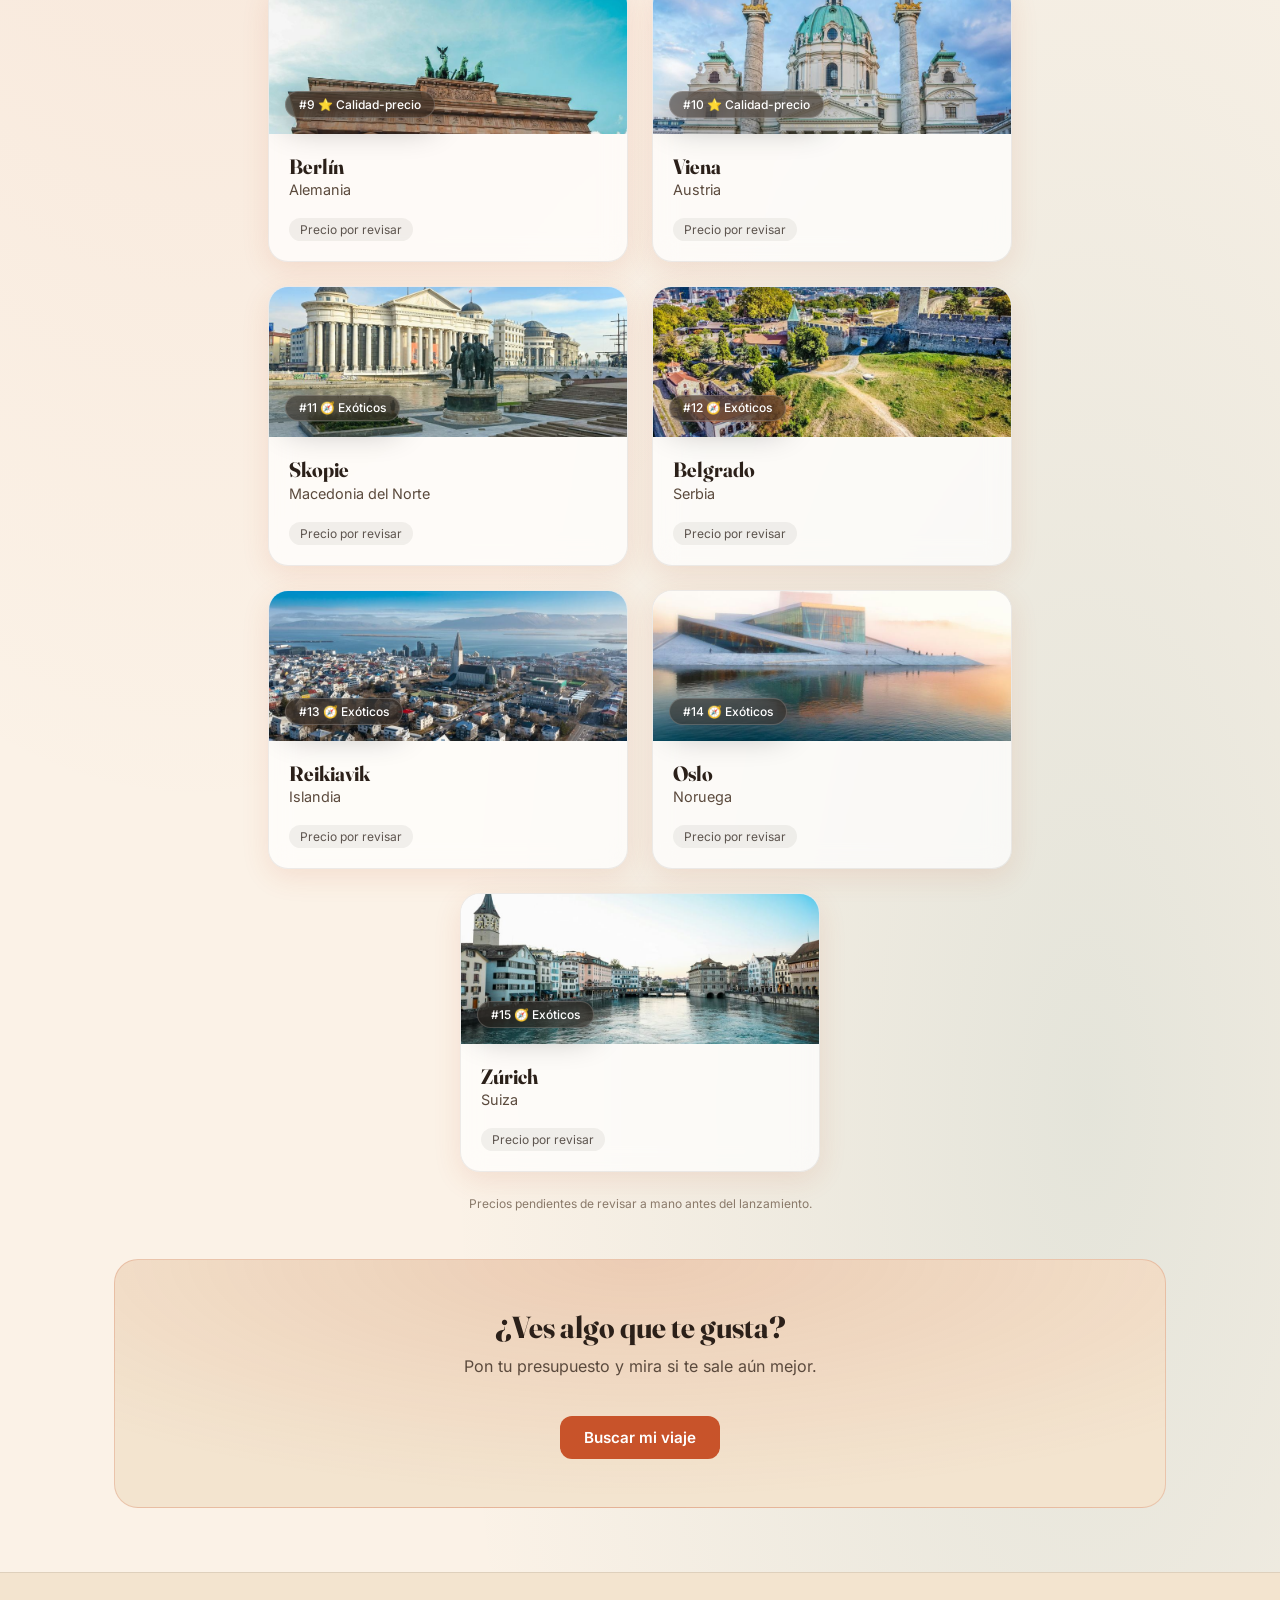
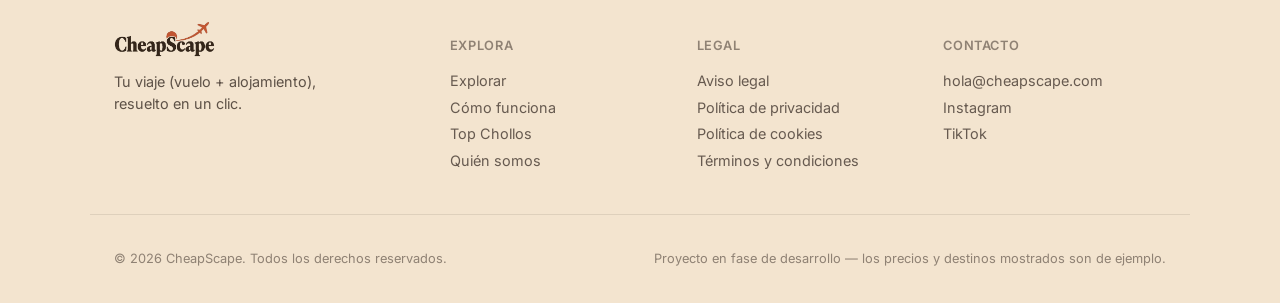
<file: top-chollos.html>
<!DOCTYPE html>
<html lang="es">
<head>
  <meta charset="UTF-8" />
  <meta name="viewport" content="width=device-width, initial-scale=1.0" />
  <title>Top Chollos — CheapScape</title>
  <meta name="description" content="Los 15 destinos de viaje de CheapScape, filtrables por baratos, calidad-precio y exóticos." />
  <link rel="stylesheet" href="css/fonts.css" />
  <link rel="icon" href="imagenes/favicon.ico" sizes="any" />
  <link rel="icon" type="image/png" href="imagenes/favicon-32.png" sizes="32x32" />
  <link rel="icon" type="image/png" href="imagenes/favicon.png" />
  <link rel="apple-touch-icon" href="imagenes/apple-touch-icon.png" />
  <link rel="stylesheet" href="css/styles.css" />
</head>
<body>
  <header class="site-header">
    <div class="container site-header-inner">
      <a href="index.html" class="logo-link">
        <img src="imagenes/logo_cs.png" alt="CheapScape" class="logo-img" />
      </a>
      <nav class="main-nav">
        <a href="index.html" class="nav-link">Explorar</a>
        <a href="como-funciona.html" class="nav-link">Cómo funciona</a>
        <a href="top-chollos.html" class="nav-link active">Top Chollos</a>
        <a href="quien-somos.html" class="nav-link">Quién somos</a>
      </nav>
      <button class="btn glass btn-glass btn-login-desktop" type="button">Iniciar sesión</button>
      <button id="nav-toggle" class="nav-toggle" type="button" aria-label="Abrir menú">☰</button>
    </div>
    <nav id="main-nav-mobile" class="main-nav-mobile" hidden>
      <a href="index.html" class="nav-link">Explorar</a>
      <a href="como-funciona.html" class="nav-link">Cómo funciona</a>
      <a href="top-chollos.html" class="nav-link active">Top Chollos</a>
      <a href="quien-somos.html" class="nav-link">Quién somos</a>
      <button class="btn btn-accent btn-login-mobile" type="button" style="margin-top: 0.5rem">Iniciar sesión</button>
    </nav>
  </header>

  <main class="hero-bg page-padding">
    <div class="container section-header">
      <span class="section-eyebrow">Nuestros destinos</span>
      <h1 class="section-title">Los 15 destinos de CheapScape</h1>
      <p class="section-subtitle">
        Las ciudades entre las que buscamos tu viaje. Filtra
        por el tipo de viaje que te apetece.
      </p>
    </div>

    <div class="container filter-row">
      <button class="filter-btn active" type="button" data-filtro="todos">Todos</button>
      <button class="filter-btn" type="button" data-filtro="baratos">💸 Baratos</button>
      <button class="filter-btn" type="button" data-filtro="calidad">⭐ Calidad-precio</button>
      <button class="filter-btn" type="button" data-filtro="exoticos">🧭 Exóticos</button>
    </div>

    <div class="container cards-row" id="top10-row" style="margin-top: 2.5rem">

      <div class="trip-card glass" data-categoria="baratos">
        <div class="trip-card-photo" style="background-image: url('imagenes/destinos/budapest.jpg'), linear-gradient(160deg, #f3c7a4 0%, #c8532a 100%)">
          <span class="badge glass-dark">#1 💸 Baratos</span>
        </div>
        <div class="trip-card-body">
          <div><h3>Budapest</h3><p class="pais">Hungría</p></div>
          <div class="price-row"><span class="tag">Precio por revisar</span></div>
        </div>
      </div>

      <div class="trip-card glass" data-categoria="baratos">
        <div class="trip-card-photo" style="background-image: url('imagenes/destinos/praga.jpg'), linear-gradient(160deg, #c8532a 0%, #8a3a1a 100%)">
          <span class="badge glass-dark">#2 💸 Baratos</span>
        </div>
        <div class="trip-card-body">
          <div><h3>Praga</h3><p class="pais">Chequia</p></div>
          <div class="price-row"><span class="tag">Precio por revisar</span></div>
        </div>
      </div>

      <div class="trip-card glass" data-categoria="baratos">
        <div class="trip-card-photo" style="background-image: url('imagenes/destinos/varsovia.jpg'), linear-gradient(160deg, #f0c2a6 0%, #a8431f 100%)">
          <span class="badge glass-dark">#3 💸 Baratos</span>
        </div>
        <div class="trip-card-body">
          <div><h3>Varsovia</h3><p class="pais">Polonia</p></div>
          <div class="price-row"><span class="tag">Precio por revisar</span></div>
        </div>
      </div>

      <div class="trip-card glass" data-categoria="baratos">
        <div class="trip-card-photo" style="background-image: url('imagenes/destinos/atenas.jpg'), linear-gradient(160deg, #e08a5b 0%, #8a3a1a 100%)">
          <span class="badge glass-dark">#4 💸 Baratos</span>
        </div>
        <div class="trip-card-body">
          <div><h3>Atenas</h3><p class="pais">Grecia</p></div>
          <div class="price-row"><span class="tag">Precio por revisar</span></div>
        </div>
      </div>

      <div class="trip-card glass" data-categoria="baratos">
        <div class="trip-card-photo" style="background-image: url('imagenes/destinos/bratislava.jpg'), linear-gradient(160deg, #f3c7a4 0%, #a8431f 100%)">
          <span class="badge glass-dark">#5 💸 Baratos</span>
        </div>
        <div class="trip-card-body">
          <div><h3>Bratislava</h3><p class="pais">Eslovaquia</p></div>
          <div class="price-row"><span class="tag">Precio por revisar</span></div>
        </div>
      </div>

      <div class="trip-card glass" data-categoria="calidad">
        <div class="trip-card-photo" style="background-image: url('imagenes/destinos/roma.jpg'), linear-gradient(160deg, #8fd4ce 0%, #1d6b68 100%)">
          <span class="badge glass-dark">#6 ⭐ Calidad-precio</span>
        </div>
        <div class="trip-card-body">
          <div><h3>Roma</h3><p class="pais">Italia</p></div>
          <div class="price-row"><span class="tag">Precio por revisar</span></div>
        </div>
      </div>

      <div class="trip-card glass" data-categoria="calidad">
        <div class="trip-card-photo" style="background-image: url('imagenes/destinos/paris.jpg'), linear-gradient(160deg, #1d6b68 0%, #123f3d 100%)">
          <span class="badge glass-dark">#7 ⭐ Calidad-precio</span>
        </div>
        <div class="trip-card-body">
          <div><h3>París</h3><p class="pais">Francia</p></div>
          <div class="price-row"><span class="tag">Precio por revisar</span></div>
        </div>
      </div>

      <div class="trip-card glass" data-categoria="calidad">
        <div class="trip-card-photo" style="background-image: url('imagenes/destinos/amsterdam.jpg'), linear-gradient(160deg, #a9ddd8 0%, #2a7f7b 100%)">
          <span class="badge glass-dark">#8 ⭐ Calidad-precio</span>
        </div>
        <div class="trip-card-body">
          <div><h3>Ámsterdam</h3><p class="pais">Países Bajos</p></div>
          <div class="price-row"><span class="tag">Precio por revisar</span></div>
        </div>
      </div>

      <div class="trip-card glass" data-categoria="calidad">
        <div class="trip-card-photo" style="background-image: url('imagenes/destinos/berlin.jpg'), linear-gradient(160deg, #5fb3ad 0%, #123f3d 100%)">
          <span class="badge glass-dark">#9 ⭐ Calidad-precio</span>
        </div>
        <div class="trip-card-body">
          <div><h3>Berlín</h3><p class="pais">Alemania</p></div>
          <div class="price-row"><span class="tag">Precio por revisar</span></div>
        </div>
      </div>

      <div class="trip-card glass" data-categoria="calidad">
        <div class="trip-card-photo" style="background-image: url('imagenes/destinos/viena.jpg'), linear-gradient(160deg, #8fd4ce 0%, #123f3d 100%)">
          <span class="badge glass-dark">#10 ⭐ Calidad-precio</span>
        </div>
        <div class="trip-card-body">
          <div><h3>Viena</h3><p class="pais">Austria</p></div>
          <div class="price-row"><span class="tag">Precio por revisar</span></div>
        </div>
      </div>

      <div class="trip-card glass" data-categoria="exoticos">
        <div class="trip-card-photo" style="background-image: url('imagenes/destinos/skopie.jpg'), linear-gradient(160deg, #f6d388 0%, #b9792b 100%)">
          <span class="badge glass-dark">#11 🧭 Exóticos</span>
        </div>
        <div class="trip-card-body">
          <div><h3>Skopie</h3><p class="pais">Macedonia del Norte</p></div>
          <div class="price-row"><span class="tag">Precio por revisar</span></div>
        </div>
      </div>

      <div class="trip-card glass" data-categoria="exoticos">
        <div class="trip-card-photo" style="background-image: url('imagenes/destinos/belgrado.jpg'), linear-gradient(160deg, #e6b863 0%, #9e6118 100%)">
          <span class="badge glass-dark">#12 🧭 Exóticos</span>
        </div>
        <div class="trip-card-body">
          <div><h3>Belgrado</h3><p class="pais">Serbia</p></div>
          <div class="price-row"><span class="tag">Precio por revisar</span></div>
        </div>
      </div>

      <div class="trip-card glass" data-categoria="exoticos">
        <div class="trip-card-photo" style="background-image: url('imagenes/destinos/reikiavik.jpg'), linear-gradient(160deg, #f6d388 0%, #c8532a 100%)">
          <span class="badge glass-dark">#13 🧭 Exóticos</span>
        </div>
        <div class="trip-card-body">
          <div><h3>Reikiavik</h3><p class="pais">Islandia</p></div>
          <div class="price-row"><span class="tag">Precio por revisar</span></div>
        </div>
      </div>

      <div class="trip-card glass" data-categoria="exoticos">
        <div class="trip-card-photo" style="background-image: url('imagenes/destinos/oslo.jpg'), linear-gradient(160deg, #f0c97a 0%, #8a5a1a 100%)">
          <span class="badge glass-dark">#14 🧭 Exóticos</span>
        </div>
        <div class="trip-card-body">
          <div><h3>Oslo</h3><p class="pais">Noruega</p></div>
          <div class="price-row"><span class="tag">Precio por revisar</span></div>
        </div>
      </div>

      <div class="trip-card glass" data-categoria="exoticos">
        <div class="trip-card-photo" style="background-image: url('imagenes/destinos/zurich.jpg'), linear-gradient(160deg, #e6b863 0%, #b9792b 100%)">
          <span class="badge glass-dark">#15 🧭 Exóticos</span>
        </div>
        <div class="trip-card-body">
          <div><h3>Zúrich</h3><p class="pais">Suiza</p></div>
          <div class="price-row"><span class="tag">Precio por revisar</span></div>
        </div>
      </div>
    </div>

    <p style="text-align: center; margin-top: 1.5rem; font-size: 0.75rem; color: var(--cs-ink-faint)">
      Precios pendientes de revisar a mano antes del lanzamiento.
    </p>

    <div class="container" style="margin-top: 3rem">
      <div class="cta-banner">
        <h2>¿Ves algo que te gusta?</h2>
        <p>Pon tu presupuesto y mira si te sale aún mejor.</p>
        <a href="index.html?ir_a_buscador=1" class="btn btn-accent">Buscar mi viaje</a>
      </div>
    </div>
  </main>

  <footer class="site-footer">
    <div class="container footer-grid">
      <div class="footer-brand">
        <img src="imagenes/logo_cs.png" alt="CheapScape" class="footer-logo" />
        <p>Tu viaje (vuelo + alojamiento), resuelto en un clic.</p>
      </div>
      <div class="footer-col">
        <h4>Explora</h4>
        <a href="index.html">Explorar</a>
        <a href="como-funciona.html">Cómo funciona</a>
        <a href="top-chollos.html">Top Chollos</a>
        <a href="quien-somos.html">Quién somos</a>
      </div>
      <div class="footer-col">
        <h4>Legal</h4>
        <a href="aviso-legal.html">Aviso legal</a>
        <a href="privacidad.html">Política de privacidad</a>
        <a href="cookies.html">Política de cookies</a>
        <a href="terminos.html">Términos y condiciones</a>
      </div>
      <div class="footer-col">
        <h4>Contacto</h4>
        <a href="mailto:hola@cheapscape.com">hola@cheapscape.com</a>
        <a href="https://instagram.com" target="_blank" rel="noopener">Instagram</a>
        <a href="https://tiktok.com" target="_blank" rel="noopener">TikTok</a>
      </div>
    </div>
    <div class="footer-bottom">
      <p>© 2026 CheapScape. Todos los derechos reservados.</p>
      <p>Proyecto en fase de desarrollo — los precios y destinos mostrados son de ejemplo.</p>
    </div>
  </footer>

  <script src="js/textos-en.js"></script>
  <script src="js/i18n.js"></script>
  <script src="js/cursor.js"></script>
  <script src="js/nav.js"></script>
  <script src="js/config.js"></script>
  <script src="js/auth.js"></script>
  <script src="js/authHeader.js"></script>
  <script src="js/top-chollos.js"></script>
  <script src="js/chollosClic.js"></script>
</body>
</html>
</file>
<file: css/fonts.css>
/* Fuentes servidas desde la propia web (antes, Google Fonts):
   así el navegador del usuario no contacta con Google al cargar
   la página. Solo alfabeto latino (latin y latin-ext). */

/* Fraunces — latin-ext */
@font-face {
  font-family: 'Fraunces';
  font-style: normal;
  font-weight: 600;
  font-display: swap;
  src: url(../fonts/fraunces-latin-ext.woff2) format('woff2');
  unicode-range: U+0100-02BA, U+02BD-02C5, U+02C7-02CC, U+02CE-02D7, U+02DD-02FF, U+0304, U+0308, U+0329, U+1D00-1DBF, U+1E00-1E9F, U+1EF2-1EFF, U+2020, U+20A0-20AB, U+20AD-20C4, U+2113, U+2C60-2C7F, U+A720-A7FF;
}

/* Fraunces — latin */
@font-face {
  font-family: 'Fraunces';
  font-style: normal;
  font-weight: 600;
  font-display: swap;
  src: url(../fonts/fraunces-latin.woff2) format('woff2');
  unicode-range: U+0000-00FF, U+0131, U+0152-0153, U+02BB-02BC, U+02C6, U+02DA, U+02DC, U+0304, U+0308, U+0329, U+2000-206F, U+20AC, U+2122, U+2191, U+2193, U+2212, U+2215, U+FEFF, U+FFFD;
}

/* Fraunces — latin-ext */
@font-face {
  font-family: 'Fraunces';
  font-style: normal;
  font-weight: 700;
  font-display: swap;
  src: url(../fonts/fraunces-latin-ext.woff2) format('woff2');
  unicode-range: U+0100-02BA, U+02BD-02C5, U+02C7-02CC, U+02CE-02D7, U+02DD-02FF, U+0304, U+0308, U+0329, U+1D00-1DBF, U+1E00-1E9F, U+1EF2-1EFF, U+2020, U+20A0-20AB, U+20AD-20C4, U+2113, U+2C60-2C7F, U+A720-A7FF;
}

/* Fraunces — latin */
@font-face {
  font-family: 'Fraunces';
  font-style: normal;
  font-weight: 700;
  font-display: swap;
  src: url(../fonts/fraunces-latin.woff2) format('woff2');
  unicode-range: U+0000-00FF, U+0131, U+0152-0153, U+02BB-02BC, U+02C6, U+02DA, U+02DC, U+0304, U+0308, U+0329, U+2000-206F, U+20AC, U+2122, U+2191, U+2193, U+2212, U+2215, U+FEFF, U+FFFD;
}

/* Fraunces — latin-ext */
@font-face {
  font-family: 'Fraunces';
  font-style: normal;
  font-weight: 900;
  font-display: swap;
  src: url(../fonts/fraunces-latin-ext.woff2) format('woff2');
  unicode-range: U+0100-02BA, U+02BD-02C5, U+02C7-02CC, U+02CE-02D7, U+02DD-02FF, U+0304, U+0308, U+0329, U+1D00-1DBF, U+1E00-1E9F, U+1EF2-1EFF, U+2020, U+20A0-20AB, U+20AD-20C4, U+2113, U+2C60-2C7F, U+A720-A7FF;
}

/* Fraunces — latin */
@font-face {
  font-family: 'Fraunces';
  font-style: normal;
  font-weight: 900;
  font-display: swap;
  src: url(../fonts/fraunces-latin.woff2) format('woff2');
  unicode-range: U+0000-00FF, U+0131, U+0152-0153, U+02BB-02BC, U+02C6, U+02DA, U+02DC, U+0304, U+0308, U+0329, U+2000-206F, U+20AC, U+2122, U+2191, U+2193, U+2212, U+2215, U+FEFF, U+FFFD;
}

/* Inter — latin-ext */
@font-face {
  font-family: 'Inter';
  font-style: normal;
  font-weight: 400;
  font-display: swap;
  src: url(../fonts/inter-latin-ext.woff2) format('woff2');
  unicode-range: U+0100-02BA, U+02BD-02C5, U+02C7-02CC, U+02CE-02D7, U+02DD-02FF, U+0304, U+0308, U+0329, U+1D00-1DBF, U+1E00-1E9F, U+1EF2-1EFF, U+2020, U+20A0-20AB, U+20AD-20C4, U+2113, U+2C60-2C7F, U+A720-A7FF;
}

/* Inter — latin */
@font-face {
  font-family: 'Inter';
  font-style: normal;
  font-weight: 400;
  font-display: swap;
  src: url(../fonts/inter-latin.woff2) format('woff2');
  unicode-range: U+0000-00FF, U+0131, U+0152-0153, U+02BB-02BC, U+02C6, U+02DA, U+02DC, U+0304, U+0308, U+0329, U+2000-206F, U+20AC, U+2122, U+2191, U+2193, U+2212, U+2215, U+FEFF, U+FFFD;
}

/* Inter — latin-ext */
@font-face {
  font-family: 'Inter';
  font-style: normal;
  font-weight: 500;
  font-display: swap;
  src: url(../fonts/inter-latin-ext.woff2) format('woff2');
  unicode-range: U+0100-02BA, U+02BD-02C5, U+02C7-02CC, U+02CE-02D7, U+02DD-02FF, U+0304, U+0308, U+0329, U+1D00-1DBF, U+1E00-1E9F, U+1EF2-1EFF, U+2020, U+20A0-20AB, U+20AD-20C4, U+2113, U+2C60-2C7F, U+A720-A7FF;
}

/* Inter — latin */
@font-face {
  font-family: 'Inter';
  font-style: normal;
  font-weight: 500;
  font-display: swap;
  src: url(../fonts/inter-latin.woff2) format('woff2');
  unicode-range: U+0000-00FF, U+0131, U+0152-0153, U+02BB-02BC, U+02C6, U+02DA, U+02DC, U+0304, U+0308, U+0329, U+2000-206F, U+20AC, U+2122, U+2191, U+2193, U+2212, U+2215, U+FEFF, U+FFFD;
}

/* Inter — latin-ext */
@font-face {
  font-family: 'Inter';
  font-style: normal;
  font-weight: 600;
  font-display: swap;
  src: url(../fonts/inter-latin-ext.woff2) format('woff2');
  unicode-range: U+0100-02BA, U+02BD-02C5, U+02C7-02CC, U+02CE-02D7, U+02DD-02FF, U+0304, U+0308, U+0329, U+1D00-1DBF, U+1E00-1E9F, U+1EF2-1EFF, U+2020, U+20A0-20AB, U+20AD-20C4, U+2113, U+2C60-2C7F, U+A720-A7FF;
}

/* Inter — latin */
@font-face {
  font-family: 'Inter';
  font-style: normal;
  font-weight: 600;
  font-display: swap;
  src: url(../fonts/inter-latin.woff2) format('woff2');
  unicode-range: U+0000-00FF, U+0131, U+0152-0153, U+02BB-02BC, U+02C6, U+02DA, U+02DC, U+0304, U+0308, U+0329, U+2000-206F, U+20AC, U+2122, U+2191, U+2193, U+2212, U+2215, U+FEFF, U+FFFD;
}
</file>
<file: css/styles.css>
/* =========================================================
   CheapScape — hoja de estilos
   Estética propia de Jose: fondo claro, cálido (papel, no blanco
   frío), terracota como color protagonista (viajes/cercanía) y un
   verde-azulado como color de confianza (ahorro, sellos de
   verificación). Fraunces en titulares e Inter en cuerpo.
   ========================================================= */

:root {
  --cs-bg: #fbf2e7;
  --cs-bg-alt: #f3e4cf;
  --cs-white: #ffffff;
  --cs-ink: #2b2019;
  --cs-ink-soft: #5b4a3d;
  --cs-ink-faint: #8a7a6a;
  /* Nombre antiguo que aún usan algunas páginas para el texto normal. */
  --cs-text-body: var(--cs-ink-soft);

  /* Terracota: protagonista — precios, CTA, acento principal */
  --cs-terracotta-700: #c8532a; /* acento principal (botones, enlaces) */
  --cs-terracotta-600: #a8431f; /* hover del acento */
  --cs-terracotta-500: #e08a5b; /* detalles, bordes al pasar el ratón */
  --cs-terracotta-300: #f0c2a6; /* texto/iconos sobre fondo oscuro (chips) */

  /* Verde-azulado: confianza — ahorro, sellos, segundo acento */
  --cs-teal: #1d6b68;

  --cs-glass-bg: rgba(255, 255, 255, 0.72);
  --cs-glass-bg-strong: rgba(255, 255, 255, 0.92);
  --cs-glass-border: rgba(43, 32, 25, 0.08);
  --cs-glass-dark-bg: rgba(43, 32, 25, 0.55);
  /* Alto de la cabecera fija (el mayor, en escritorio). */
  --cs-header-alto: 66px;
  /* Capa sobre el vídeo del hero: tinta oscura, más densa abajo. */
  --cs-hero-overlay: linear-gradient(180deg, rgba(43, 32, 25, 0.45) 0%, rgba(43, 32, 25, 0.6) 100%);

  /* Fraunces (serif de terminaciones redondeadas, elegante) en
     titulares, Inter (sans) en cuerpo — servidas desde /fonts (ver
     css/fonts.css). Si no cargan, cae en una serif/sans-serif del
     sistema. */
  --font-heading: "Fraunces", Georgia, "Times New Roman", serif;
  --font-body: "Inter", -apple-system, "Segoe UI", Roboto, Helvetica, Arial, sans-serif;
}

* {
  box-sizing: border-box;
}

/* Foco de teclado visible en todo el sitio. */
:focus-visible {
  outline: 2px solid var(--cs-terracotta-700);
  outline-offset: 3px;
  border-radius: 4px;
}

/* Sin esto, el atributo "hidden" de un elemento pierde frente a una
   clase que le ponga display:flex/grid (p. ej. .center-message),
   porque ambas reglas tienen la misma especificidad y la nuestra, al
   ser del autor, gana sobre el estilo por defecto del navegador. */
[hidden] {
  display: none !important;
}

body {
  margin: 0;
  background: var(--cs-bg);
  color: var(--cs-ink);
  font-family: var(--font-body);
}

h1,
h2,
h3 {
  font-family: var(--font-heading);
  font-weight: 700;
  letter-spacing: 0;
  margin: 0;
  /* Fraunces cambia mucho de forma según su eje óptico: a tamaños de
     texto normal se queda en una serif "de libro" bastante clásica;
     forzando el eje a su valor más alto se ven las terminaciones
     redondeadas y el carácter elegante que buscamos. */
  font-optical-sizing: none;
  font-variation-settings: "opsz" 144;
}

a {
  color: inherit;
}

/* Fondo: papel cálido con dos resplandores muy sutiles, uno de cada
   acento (terracota y verde-azulado), en vez del negro con morado de
   antes. */
.hero-bg {
  min-height: 100vh;
  background:
    radial-gradient(120% 120% at 15% 10%, rgba(200, 83, 42, 0.12) 0%, rgba(251, 242, 231, 0) 55%),
    radial-gradient(100% 100% at 85% 85%, rgba(29, 107, 104, 0.1) 0%, rgba(251, 242, 231, 0) 50%),
    var(--cs-bg);
}

/* Tarjeta de cristal — ahora una tarjeta de "papel" clara con sombra
   cálida suave, en vez del cristal traslúcido sobre fondo oscuro de
   antes. Sigue siendo la superficie estándar de CheapScape para
   buscador, tarjetas y modal. */
.glass {
  background: var(--cs-glass-bg);
  border: 1px solid var(--cs-glass-border);
  backdrop-filter: blur(12px);
  -webkit-backdrop-filter: blur(12px);
  box-shadow: 0 8px 28px rgba(200, 83, 42, 0.12);
}

/* Chip oscuro para superponer sobre fotos (badges de tarjetas) — se
   mantiene oscuro a propósito, da igual el tema de la página, porque
   va sobre una imagen de fondo variable y necesita texto claro
   legible encima. */
.glass-dark {
  background: var(--cs-glass-dark-bg);
  border: 1px solid rgba(255, 255, 255, 0.18);
  backdrop-filter: blur(12px);
  -webkit-backdrop-filter: blur(12px);
  box-shadow: 0 8px 32px rgba(0, 0, 0, 0.3);
  color: #ffffff;
}

/* Botón con esquinas suavemente redondeadas (no píldora) */
.btn {
  display: inline-flex;
  align-items: center;
  justify-content: center;
  gap: 0.4rem;
  border: none;
  border-radius: 12px;
  font-weight: 600;
  font-size: 0.95rem;
  padding: 0.75rem 1.5rem;
  cursor: pointer;
  transition: transform 0.15s ease, background-color 0.15s ease;
  text-decoration: none;
}

.btn:hover {
  transform: translateY(-1px);
}

.btn:active {
  transform: translateY(0);
}

.btn-accent {
  background: var(--cs-terracotta-700);
  color: var(--cs-white);
  transition: transform 0.15s ease, background-color 0.15s ease, box-shadow 0.25s ease;
}

.btn-accent:hover {
  background: var(--cs-terracotta-600);
  box-shadow: 0 0 0 4px rgba(200, 83, 42, 0.22), 0 8px 24px rgba(200, 83, 42, 0.32);
}

.btn-glass {
  color: var(--cs-ink);
  transition: transform 0.15s ease, background-color 0.15s ease, border-color 0.2s ease;
}

.btn-glass:hover {
  border-color: rgba(200, 83, 42, 0.45);
  background: rgba(200, 83, 42, 0.1);
}

/* ---------- Layout genérico ---------- */

.container {
  max-width: 1100px;
  margin: 0 auto;
  padding: 0 1.5rem;
}

.page-padding {
  padding: 4rem 0;
}

/* ---------- Header / navegación ---------- */

.site-header {
  position: sticky;
  top: 0;
  z-index: 40;
  background: rgba(251, 242, 231, 0.85);
  border-bottom: 1px solid rgba(43, 32, 25, 0.08);
  backdrop-filter: blur(10px);
  -webkit-backdrop-filter: blur(10px);
}

.site-header-inner {
  display: flex;
  align-items: center;
  justify-content: space-between;
  gap: 1rem;
  padding-top: 0.75rem;
  padding-bottom: 0.75rem;
}

.logo-link {
  display: inline-flex;
  align-items: center;
  flex-shrink: 0;
}

.logo-img {
  height: 32px;
  width: auto;
  display: block;
  transition: transform 0.25s ease, filter 0.25s ease;
}

.logo-link:hover .logo-img {
  transform: scale(1.05) rotate(-2deg);
  filter: drop-shadow(0 0 10px rgba(200, 83, 42, 0.45));
}

.footer-logo {
  height: 36px;
  width: auto;
  display: block;
}

.main-nav {
  display: none;
  align-items: center;
  gap: 0.5rem;
  flex: 1;
  justify-content: center;
}

@media (min-width: 860px) {
  .main-nav {
    display: flex;
  }
}

.nav-link {
  padding: 0.5rem 0.9rem;
  border-radius: 10px;
  font-size: 0.9rem;
  font-weight: 500;
  color: rgba(43, 32, 25, 0.65);
  text-decoration: none;
  transition: color 0.15s ease, background-color 0.15s ease;
  white-space: nowrap;
}

.nav-link:hover {
  color: var(--cs-ink);
  background: rgba(200, 83, 42, 0.08);
}

.nav-link.active {
  color: var(--cs-ink);
  background: rgba(200, 83, 42, 0.14);
}

.btn-login-desktop {
  display: none;
}

@media (min-width: 860px) {
  .btn-login-desktop {
    display: inline-flex;
  }
}

/* Interruptor de idioma ES | EN (lo añade js/i18n.js). */
.idioma-switch {
  display: inline-flex;
  flex-shrink: 0;
  margin-left: auto;
  padding: 0.2rem;
  border-radius: 50px;
  background: rgba(43, 32, 25, 0.07);
}

.idioma-opcion {
  padding: 0.3rem 0.6rem;
  border: 0;
  border-radius: 50px;
  background: transparent;
  color: var(--cs-ink-soft);
  font: inherit;
  font-size: 0.75rem;
  font-weight: 700;
  letter-spacing: 0.04em;
  cursor: pointer;
}

.idioma-opcion:hover {
  color: var(--cs-ink);
}

.idioma-opcion[aria-pressed="true"] {
  background: var(--cs-terracotta-700);
  color: var(--cs-white);
}

.idioma-opcion:focus-visible {
  outline: 2px solid var(--cs-terracotta-500);
  outline-offset: 2px;
}

.idioma-switch ~ .nav-toggle {
  margin-left: 0.25rem;
}

@media (min-width: 860px) {
  /* Con el interruptor, el menú sigue centrado entre logo y botones. */
  .site-header-inner .main-nav {
    margin: 0 auto;
  }

  .idioma-switch {
    margin-left: 0;
  }
}

.nav-toggle {
  display: inline-flex;
  margin-left: auto;
  margin-right: 0.5rem;
  background: none;
  border: none;
  color: var(--cs-ink);
  font-size: 1.4rem;
  cursor: pointer;
  padding: 0.25rem 0.5rem;
}

@media (min-width: 860px) {
  .nav-toggle {
    display: none;
  }
}

.main-nav-mobile {
  display: flex;
  flex-direction: column;
  gap: 0.25rem;
  padding: 0 1.5rem 1rem;
}

.main-nav-mobile .nav-link {
  text-align: left;
}

/* ---------- Footer ---------- */

.site-footer {
  border-top: 1px solid rgba(43, 32, 25, 0.1);
  background: var(--cs-bg-alt);
  padding: 3rem 0 0;
  color: rgba(43, 32, 25, 0.75);
  font-size: 0.9rem;
}

.footer-grid {
  display: grid;
  gap: 2rem 1.5rem;
  grid-template-columns: 1fr 1fr;
}

.footer-brand {
  grid-column: 1 / -1;
}

@media (min-width: 720px) {
  .footer-grid {
    grid-template-columns: 1.4fr 1fr 1fr 1fr;
  }

  .footer-brand {
    grid-column: auto;
  }
}

.footer-brand p {
  margin: 0.9rem 0 0;
  max-width: 260px;
  line-height: 1.5;
}

.footer-col h4 {
  font-family: var(--font-body);
  font-size: 0.8rem;
  text-transform: uppercase;
  letter-spacing: 0.05em;
  color: rgba(43, 32, 25, 0.5);
  margin-bottom: 0.9rem;
}

.footer-col {
  display: flex;
  flex-direction: column;
}

.footer-col a {
  color: rgba(43, 32, 25, 0.7);
  text-decoration: none;
  padding: 0.3rem 0;
  display: inline-block;
  transition: color 0.2s ease, transform 0.2s ease;
}

.footer-col a:hover {
  color: var(--cs-ink);
  transform: translateX(4px);
}

.footer-bottom {
  max-width: 1100px;
  margin: 2.5rem auto 0;
  padding: 1.5rem;
  border-top: 1px solid rgba(43, 32, 25, 0.1);
  display: flex;
  flex-wrap: wrap;
  gap: 0.5rem 1.5rem;
  justify-content: space-between;
  font-size: 0.8rem;
  color: rgba(43, 32, 25, 0.5);
}

/* ---------- Landing ---------- */

.landing-main {
  position: relative;
  display: flex;
  flex-direction: column;
  align-items: center;
  justify-content: center;
  text-align: center;
  /* El vídeo ocupa toda la pantalla que deja libre la cabecera (que
     mide 62-66 px), sin que asome la sección de abajo. dvh tiene en
     cuenta la barra del navegador en móvil. */
  min-height: calc(100vh - var(--cs-header-alto));
  min-height: calc(100dvh - var(--cs-header-alto));
  padding: 3.5rem 1.5rem;
  overflow: hidden;
}

/* Vídeo de fondo del hero, con una capa oscura encima para que el
   texto blanco se lea sobre cualquier ciudad. */
.hero-media {
  position: absolute;
  inset: 0;
  z-index: 0;
  background: var(--cs-ink);
}

.hero-media video {
  width: 100%;
  height: 100%;
  object-fit: cover;
  display: block;
}

.hero-media::after {
  content: "";
  position: absolute;
  inset: 0;
  background: var(--cs-hero-overlay);
}

.landing-main > :not(.hero-media) {
  position: relative;
  z-index: 1;
}

.landing-main h1,
.landing-main .subtitle,
.landing-main .hint {
  color: var(--cs-white);
  text-shadow: 0 2px 12px rgba(43, 32, 25, 0.45);
}

.landing-main .hint {
  opacity: 0.85;
}

/* Sobre el vídeo, el buscador más opaco para que se lea bien. */
.landing-main .search-bar {
  background: var(--cs-glass-bg-strong);
}

.landing-main .search-error {
  text-shadow: none;
}

.hero-credito {
  position: absolute !important;
  right: 1rem;
  bottom: 0.75rem;
  margin: 0;
  font-size: 0.7rem;
  color: var(--cs-white);
  opacity: 0.75;
}

.landing-main h1 {
  font-size: 2.1rem;
  font-weight: 800;
  text-transform: uppercase;
  line-height: 1.15;
}

@media (min-width: 420px) {
  .landing-main h1 {
    font-size: 2.6rem;
  }
}

.landing-main .subtitle {
  margin-top: 1.1rem;
  max-width: 560px;
  color: var(--cs-white);
  font-size: 1.05rem;
}

@media (min-width: 640px) {
  .landing-main h1 {
    font-size: 3.6rem;
  }
}

/* ---------- Buscador ---------- */

.search-bar {
  width: 100%;
  max-width: 760px;
  border-radius: 24px;
  padding: 0.9rem;
  margin-top: 2.5rem;
}

.search-fields {
  display: flex;
  flex-direction: column;
  gap: 0.75rem;
}

@media (min-width: 560px) {
  .search-fields {
    flex-direction: row;
    flex-wrap: wrap;
    align-items: stretch;
  }

  /* El flex-basis solo debe actuar como ancho mínimo cuando los
     campos van en fila; en columna (móvil) se interpretaría como
     alto mínimo y dejaría huecos en blanco entre campos. */
  .search-field {
    flex: 1 1 130px;
    min-width: 130px;
  }

  .search-field.search-field-origen {
    flex: 1 1 220px;
  }

  .search-field-fecha {
    flex: 1 1 150px;
    min-width: 150px;
  }
}

@media (min-width: 980px) {
  .search-fields {
    flex-wrap: nowrap;
  }

  .search-field {
    border-right: 1px solid rgba(43, 32, 25, 0.12);
  }

  .search-field:last-of-type {
    border-right: none;
  }
}

.search-field {
  padding: 0.3rem 0.75rem;
}

.search-field label {
  display: block;
  font-size: 0.7rem;
  text-transform: uppercase;
  letter-spacing: 0.04em;
  color: rgba(43, 32, 25, 0.55);
}

.search-field label {
  text-align: center;
}

.search-field input,
.search-field select {
  width: 100%;
  margin-top: 0.25rem;
  background: transparent;
  border: none;
  outline: none;
  color: var(--cs-ink);
  font-size: 1rem;
  font-family: inherit;
  text-align: center;
  text-align-last: center;
}

.search-field input::placeholder {
  color: rgba(43, 32, 25, 0.35);
}

.presupuesto-group {
  display: flex;
  align-items: center;
  justify-content: center;
  min-width: 0;
}

.presupuesto-group input {
  width: 100%;
  min-width: 0;
  text-align: right;
}

.presupuesto-group .presupuesto-symbol {
  flex: 0 0 auto;
  color: rgba(43, 32, 25, 0.55);
  margin-left: 0.2rem;
}

/* Quita las flechitas nativas del <input type="number"> (desalineaban
   el campo con el resto del buscador). */
.presupuesto-group input[type="number"] {
  appearance: textfield;
  -moz-appearance: textfield;
}

.presupuesto-group input[type="number"]::-webkit-outer-spin-button,
.presupuesto-group input[type="number"]::-webkit-inner-spin-button {
  -webkit-appearance: none;
  margin: 0;
}

/* La etiqueta "PRESUPUESTO MÁX." es la única de dos palabras largas:
   evita que se parta en dos líneas y descuadre la fila del buscador. */
.search-field-presupuesto label {
  white-space: nowrap;
  font-size: 0.64rem;
}

@media (min-width: 560px) {
  .search-field-presupuesto {
    flex: 1 1 150px;
    min-width: 150px;
  }
}

/* El <select> nativo no puede pintarse por dentro (los <option> los
   dibuja el sistema operativo), así que solo controlamos su texto. */
.search-field select {
  appearance: none;
  -webkit-appearance: none;
  cursor: pointer;
}

.search-field select option {
  color: var(--cs-ink);
  background: #ffffff;
}

.search-field select optgroup {
  color: var(--cs-terracotta-700);
  background: #ffffff;
  font-style: normal;
  font-weight: 600;
}

.search-field input[type="date"]::-webkit-calendar-picker-indicator {
  cursor: pointer;
}

.search-field input[type="date"] {
  color-scheme: light;
}

.search-submit {
  display: flex;
  align-items: center;
  justify-content: center;
  padding: 0.3rem;
}

@media (min-width: 560px) {
  .search-submit {
    flex: 1 1 100%;
  }
}

@media (min-width: 980px) {
  .search-submit {
    flex: 1 1 130px;
  }

  .search-submit .btn {
    width: 100%;
  }
}

.search-error {
  margin: 0.6rem 0 0 0.75rem;
  min-height: 1.2em;
  color: #b45309;
  font-size: 0.9rem;
}

/* Si no hay mensaje, el párrafo sigue reservando su hueco (con
   visibility, no con [hidden]) para que el formulario no "salte" ni
   empuje el resto de la página al aparecer el error. */
.search-error.is-empty {
  visibility: hidden;
}

.field-error {
  margin: 0.3rem 0 0;
  min-height: 1.1em;
  font-size: 0.78rem;
  color: #b45309;
  visibility: hidden;
}

.field-error.visible {
  visibility: visible;
}

/* En el modal de registro el fondo es oscuro: el error va en claro */
.modal-box .field-error {
  color: var(--cs-terracotta-300);
}

.hint {
  margin-top: 1.5rem;
  font-size: 0.75rem;
  color: rgba(43, 32, 25, 0.45);
}

/* Casilla "me vale habitación compartida" bajo los campos del buscador */
.search-check {
  display: flex;
  align-items: center;
  justify-content: center;
  gap: 0.5rem;
  margin-top: 0.6rem;
  font-size: 0.85rem;
  color: var(--cs-ink-soft);
  cursor: pointer;
}

.search-check input {
  width: 1rem;
  height: 1rem;
  accent-color: var(--cs-terracotta-700);
  cursor: pointer;
}

/* Casilla de aceptar la política de privacidad al registrarse.
   Selectores algo más específicos para ganar a los estilos genéricos
   de label/input de .auth-form y .modal-form. */
label.check-privacidad {
  display: flex;
  align-items: flex-start;
  gap: 0.5rem;
  margin-top: 0.4rem;
  font-size: 0.8rem;
  line-height: 1.4;
  text-align: left;
  cursor: pointer;
}

.check-privacidad input[type="checkbox"] {
  flex-shrink: 0;
  width: 1rem;
  height: 1rem;
  padding: 0;
  margin: 0.1rem 0 0;
  accent-color: var(--cs-terracotta-700);
  cursor: pointer;
}

/* Rótulo obligatorio de "estimación orientativa, no es una oferta" */
.aviso-precios {
  max-width: 560px;
  margin: 0.5rem auto 0;
  text-align: center;
  line-height: 1.5;
}

/* ---------- Resultados ---------- */

.back-link {
  display: inline-block;
  margin-bottom: 2rem;
  font-size: 0.9rem;
  color: rgba(43, 32, 25, 0.55);
  text-decoration: none;
}

.back-link:hover {
  color: var(--cs-ink);
}

.results-subtitle {
  margin-top: 0.3rem;
  color: var(--cs-ink-soft);
  font-size: 0.95rem;
}

.cards-row {
  margin-top: 2.5rem;
  display: flex;
  flex-wrap: wrap;
  justify-content: center;
  gap: 1.5rem;
}

/* El Top 3 de resultados.html siempre son 3 tarjetas: en escritorio
   deben ir en una sola fila de tres, no en 2+1 descompensado. */
@media (min-width: 1020px) {
  #cards-row {
    flex-wrap: nowrap;
    align-items: stretch;
  }

  #cards-row .trip-card {
    max-width: none;
    flex: 1 1 0;
  }
}

.price-origin {
  margin: -0.4rem 0 0;
  font-size: 0.72rem;
  color: rgba(43, 32, 25, 0.45);
}

.trip-card {
  width: 100%;
  max-width: 360px;
  border-radius: 20px;
  overflow: hidden;
  display: flex;
  flex-direction: column;
  transition: transform 0.3s ease, box-shadow 0.3s ease, border-color 0.3s ease;
}

.trip-card:hover {
  transform: translateY(-6px);
  border-color: rgba(200, 83, 42, 0.45);
  box-shadow: 0 16px 40px rgba(200, 83, 42, 0.22);
}

.trip-card-photo {
  height: 150px;
  display: flex;
  align-items: flex-end;
  padding: 1rem;
  background-size: cover;
  background-position: center;
  transition: transform 0.4s ease;
}

.badge {
  border-radius: 50px;
  padding: 0.3rem 0.8rem;
  font-size: 0.75rem;
  font-weight: 500;
}

.trip-card-body {
  padding: 1.25rem;
  display: flex;
  flex-direction: column;
  gap: 0.75rem;
  flex: 1;
}

.trip-card:hover .trip-card-photo {
  transform: scale(1.08);
}

.trip-card-body h3 {
  font-size: 1.3rem;
  transition: color 0.2s ease;
}

.trip-card:hover .trip-card-body h3 {
  color: var(--cs-terracotta-700);
}

.trip-card-body .pais {
  margin: 0.15rem 0 0;
  color: var(--cs-ink-soft);
  font-size: 0.9rem;
}

.tags {
  display: flex;
  flex-wrap: wrap;
  gap: 0.5rem;
}

.tag {
  border-radius: 50px;
  padding: 0.25rem 0.7rem;
  font-size: 0.75rem;
  background: rgba(43, 32, 25, 0.06);
  color: rgba(43, 32, 25, 0.75);
}

.tag-ahorro {
  background: rgba(29, 107, 104, 0.14);
  color: var(--cs-teal);
  font-weight: 500;
}

.price-row {
  margin-top: auto;
  padding-top: 0.5rem;
  display: flex;
  align-items: center;
  justify-content: space-between;
}

.price {
  font-size: 1.6rem;
  font-weight: 800;
  color: var(--cs-terracotta-700);
}

/* ---------- Modal Regwall ---------- */

.modal-overlay {
  position: fixed;
  inset: 0;
  z-index: 50;
  display: none;
  align-items: center;
  justify-content: center;
  background: rgba(0, 0, 0, 0.82);
  padding: 1rem;
}

.modal-overlay.open {
  display: flex;
}

.modal-box {
  position: relative;
  width: 100%;
  max-width: 420px;
  /* Si no cabe en pantallas bajas, scroll dentro en vez de cortarse. */
  max-height: calc(100vh - 2rem);
  max-height: calc(100dvh - 2rem);
  overflow-y: auto;
  border-radius: 24px;
  padding: 1.75rem;
}

.modal-close {
  position: absolute;
  top: 1.1rem;
  right: 1.1rem;
  background: none;
  border: none;
  color: rgba(43, 32, 25, 0.5);
  font-size: 1.1rem;
  cursor: pointer;
}

.modal-close:hover {
  color: var(--cs-ink);
}

.modal-box h2 {
  font-size: 1.5rem;
}

.modal-box p {
  margin-top: 0.5rem;
  color: var(--cs-ink-soft);
  font-size: 0.9rem;
}

.modal-oauth {
  margin-top: 1.5rem;
  display: flex;
  flex-direction: column;
  gap: 0.75rem;
}

.modal-oauth .btn {
  justify-content: flex-start;
  gap: 0.75rem;
  padding-left: 1rem;
}

.oauth-icon {
  display: inline-flex;
  align-items: center;
  justify-content: center;
  width: 20px;
  height: 20px;
  flex-shrink: 0;
}

.oauth-icon svg {
  width: 100%;
  height: 100%;
}

.modal-divider {
  margin: 1.25rem 0;
  display: flex;
  align-items: center;
  gap: 0.75rem;
  font-size: 0.78rem;
  font-weight: 600;
  color: rgba(43, 32, 25, 0.6);
}

.modal-switch {
  margin-top: 1.1rem;
  text-align: center;
  font-size: 0.85rem;
  color: rgba(43, 32, 25, 0.55);
}

.modal-switch a {
  color: var(--cs-terracotta-700);
  text-decoration: underline;
}

.modal-divider span.line {
  height: 1px;
  flex: 1;
  background: rgba(43, 32, 25, 0.14);
}

.modal-form {
  display: flex;
  flex-direction: column;
  gap: 0.75rem;
}

.modal-form input[type="email"],
.modal-form input[type="password"] {
  border-radius: 12px;
  border: 1px solid rgba(43, 32, 25, 0.14);
  background: var(--cs-bg);
  padding: 0.75rem 1rem;
  color: var(--cs-ink);
  font-size: 0.9rem;
  outline: none;
  font-family: inherit;
  color-scheme: light;
}

.modal-form input[type="email"]:focus,
.modal-form input[type="password"]:focus {
  border-color: var(--cs-terracotta-500);
}

.modal-form input::placeholder {
  color: rgba(43, 32, 25, 0.35);
}

.legal-note {
  margin-top: 1rem;
  font-size: 0.68rem;
  color: rgba(43, 32, 25, 0.4);
}

.modal-form-grupo input {
  width: 100%;
}

/* Modales con caja oscura (regwall, confirmaciones del panel): los
   textos pensados para fondo claro se pasan a claros. */
.modal-box.glass-dark h2 {
  color: var(--cs-white);
}

.modal-box.glass-dark p:not(.field-error),
.modal-box.glass-dark .check-privacidad {
  color: var(--cs-white);
  opacity: 0.85;
  overflow-wrap: anywhere;
}

.modal-box.glass-dark p.legal-note {
  opacity: 0.6;
}

.modal-box.glass-dark .modal-divider {
  color: var(--cs-white);
  opacity: 0.7;
}

.modal-box.glass-dark .modal-divider span.line {
  background: rgba(255, 255, 255, 0.25);
}

.modal-box.glass-dark .modal-close {
  color: rgba(255, 255, 255, 0.7);
}

.modal-box.glass-dark a {
  color: var(--cs-terracotta-300);
}

/* Pestañas "Entrar / Crear cuenta" (login.html y modal de resultados) */
.auth-tabs {
  display: flex;
  gap: 0.25rem;
  margin-top: 1.25rem;
  padding: 0.25rem;
  border-radius: 50px;
  background: rgba(128, 128, 128, 0.16);
}

.auth-tab {
  flex: 1;
  padding: 0.55rem 0.75rem;
  border: 0;
  border-radius: 50px;
  background: transparent;
  color: inherit;
  font: inherit;
  font-size: 0.88rem;
  font-weight: 600;
  opacity: 0.75;
  cursor: pointer;
  transition: background-color 0.15s ease, opacity 0.15s ease;
}

.auth-tab:hover {
  opacity: 1;
}

.auth-tab[aria-selected="true"] {
  background: var(--cs-terracotta-700);
  color: var(--cs-white);
  opacity: 1;
}

.auth-tab:focus-visible {
  outline: 2px solid var(--cs-terracotta-500);
  outline-offset: 2px;
}

.auth-nota {
  margin-top: 0.6rem;
  font-size: 0.75rem;
  line-height: 1.45;
  color: var(--cs-ink-faint);
}

.auth-nota a {
  color: var(--cs-terracotta-700);
  text-decoration: underline;
}

/* ---------- Detalle del viaje ---------- */

.detail-grid {
  margin-top: 2rem;
  display: grid;
  gap: 1.5rem;
}

@media (min-width: 640px) {
  .detail-grid {
    grid-template-columns: 1fr 1fr;
  }
}

.detail-card {
  border-radius: 20px;
  padding: 1.5rem;
}

.timeline-item {
  display: flex;
  align-items: flex-start;
  gap: 0.75rem;
  margin-top: 1.1rem;
}

.timeline-item .emoji {
  font-size: 1.3rem;
}

.timeline-item p {
  margin: 0;
}

.timeline-item .label {
  font-weight: 500;
}

.timeline-item .data {
  color: var(--cs-ink-soft);
  font-size: 0.9rem;
}

.hotel-photo {
  height: 130px;
  border-radius: 16px;
  margin-top: 1rem;
  background-size: cover;
  background-position: center;
  display: flex;
  align-items: flex-end;
  padding: 0.75rem;
}

.cta-row {
  margin-top: 2rem;
  border-radius: 20px;
  padding: 1.5rem;
  display: flex;
  flex-direction: column;
  align-items: center;
  gap: 1rem;
  text-align: center;
}

@media (min-width: 640px) {
  .cta-row {
    flex-direction: row;
    justify-content: space-between;
    text-align: left;
  }
}

.cta-row .price-label {
  font-size: 0.9rem;
  color: var(--cs-ink-soft);
}

.cta-row .price {
  font-size: 2rem;
}

.center-message {
  min-height: 100vh;
  display: flex;
  flex-direction: column;
  align-items: center;
  justify-content: center;
  text-align: center;
  padding: 1.5rem;
}

.center-message p {
  color: var(--cs-ink-soft);
  max-width: 420px;
}

.fine-print {
  margin-top: 1rem;
  text-align: center;
  font-size: 0.68rem;
  color: rgba(43, 32, 25, 0.4);
}

/* ---------- Secciones de contenido (landing) ---------- */

.section {
  padding: 4.5rem 0;
}

.section-eyebrow {
  display: inline-block;
  font-size: 0.75rem;
  font-weight: 600;
  text-transform: uppercase;
  letter-spacing: 0.08em;
  color: var(--cs-terracotta-700);
  margin-bottom: 0.6rem;
}

.section-title {
  font-size: 2rem;
}

.section-subtitle {
  margin-top: 0.75rem;
  max-width: 560px;
  color: var(--cs-ink-soft);
}

.section-header {
  text-align: center;
  display: flex;
  flex-direction: column;
  align-items: center;
}

/* Barra de estadísticas */

.stats-bar {
  display: grid;
  grid-template-columns: repeat(2, 1fr);
  gap: 1.5rem;
  text-align: center;
}

@media (min-width: 720px) {
  .stats-bar {
    grid-template-columns: repeat(4, 1fr);
  }
}

.stat-value {
  font-family: var(--font-heading);
  font-optical-sizing: none;
  font-variation-settings: "opsz" 144;
  font-size: 2.2rem;
  font-weight: 700;
  color: var(--cs-ink);
}

.stat-label {
  margin-top: 0.3rem;
  font-size: 0.8rem;
  color: rgba(43, 32, 25, 0.55);
}

/* Cómo funciona — pasos */

.steps-grid {
  margin-top: 2.5rem;
  display: grid;
  gap: 1.5rem;
  grid-template-columns: 1fr;
}

@media (min-width: 720px) {
  .steps-grid {
    grid-template-columns: repeat(3, 1fr);
  }
}

.step-card {
  border-radius: 20px;
  padding: 1.75rem;
  text-align: center;
  transition: transform 0.3s ease, box-shadow 0.3s ease, border-color 0.3s ease;
}

.step-card:hover {
  transform: translateY(-6px);
  border-color: rgba(200, 83, 42, 0.4);
  box-shadow: 0 16px 36px rgba(200, 83, 42, 0.18);
}

.step-icon {
  width: 56px;
  height: 56px;
  margin: 0 auto 1rem;
  display: flex;
  align-items: center;
  justify-content: center;
  border-radius: 16px;
  background: rgba(200, 83, 42, 0.12);
  transition: transform 0.3s ease, background-color 0.3s ease;
}

.step-card:hover .step-icon {
  transform: scale(1.1) rotate(-4deg);
  background: rgba(200, 83, 42, 0.22);
}

.step-icon img {
  width: 30px;
  height: 30px;
}

.step-card h3 {
  font-size: 1.15rem;
}

.step-card p {
  margin-top: 0.5rem;
  color: var(--cs-ink-soft);
  font-size: 0.9rem;
}

.step-number {
  display: inline-block;
  font-size: 0.7rem;
  font-weight: 700;
  color: rgba(43, 32, 25, 0.4);
  letter-spacing: 0.05em;
  margin-bottom: 0.4rem;
}

/* Teaser Top Chollos */

.teaser-footer {
  margin-top: 2rem;
  text-align: center;
}

/* Por qué CheapScape — beneficios */

.benefits-grid {
  margin-top: 2.5rem;
  display: grid;
  gap: 1.25rem;
  grid-template-columns: 1fr;
}

@media (min-width: 640px) {
  .benefits-grid {
    grid-template-columns: repeat(2, 1fr);
  }
}

.benefit-card {
  border-radius: 18px;
  padding: 1.5rem;
  transition: transform 0.3s ease, box-shadow 0.3s ease, border-color 0.3s ease;
}

.benefit-card:hover {
  transform: translateY(-4px);
  border-color: rgba(200, 83, 42, 0.35);
  box-shadow: 0 12px 30px rgba(200, 83, 42, 0.16);
}

.benefit-card h3 {
  font-size: 1.05rem;
  display: flex;
  align-items: center;
  gap: 0.5rem;
  transition: transform 0.25s ease;
}

.benefit-card:hover h3 {
  transform: translateX(3px);
}

.benefit-card p {
  margin-top: 0.5rem;
  color: var(--cs-ink-soft);
  font-size: 0.9rem;
}

/* CTA final */

.cta-banner {
  border-radius: 24px;
  padding: 3rem 2rem;
  text-align: center;
  background:
    radial-gradient(120% 160% at 50% 0%, rgba(200, 83, 42, 0.16) 0%, rgba(251, 242, 231, 0) 60%),
    var(--cs-bg-alt);
  border: 1px solid rgba(200, 83, 42, 0.22);
}

.cta-banner h2 {
  font-size: 1.9rem;
}

.cta-banner p {
  margin-top: 0.6rem;
  color: var(--cs-ink-soft);
}

.cta-banner .btn {
  margin-top: 1.5rem;
}

/* Páginas "próximamente" (Cómo funciona / Top Chollos / Quién somos,
   antes de que las construyamos del todo) */

.filter-row {
  margin-top: 2rem;
  display: flex;
  flex-wrap: wrap;
  gap: 0.6rem;
  justify-content: center;
}

.filter-btn {
  border: 1px solid rgba(200, 83, 42, 0.25);
  background: transparent;
  color: rgba(43, 32, 25, 0.65);
  border-radius: 10px;
  padding: 0.55rem 1.1rem;
  font-size: 0.85rem;
  font-weight: 500;
  cursor: pointer;
  font-family: inherit;
  transition: transform 0.15s ease, background-color 0.2s ease, border-color 0.2s ease, color 0.2s ease;
}

.filter-btn:hover {
  border-color: rgba(200, 83, 42, 0.55);
  color: var(--cs-ink);
  transform: translateY(-1px);
}

.filter-btn.active {
  background: var(--cs-terracotta-700);
  color: var(--cs-white);
  border-color: var(--cs-terracotta-700);
}

.filter-btn.active:hover {
  background: var(--cs-terracotta-600);
}

.rank-badge {
  display: inline-flex;
  align-items: center;
  justify-content: center;
  width: 28px;
  height: 28px;
  border-radius: 8px;
  background: var(--cs-terracotta-700);
  color: var(--cs-white);
  font-size: 0.85rem;
  font-weight: 700;
  flex-shrink: 0;
}

.about-grid {
  margin-top: 2rem;
  display: grid;
  gap: 2rem;
  grid-template-columns: 1fr;
  align-items: center;
}

@media (min-width: 720px) {
  .about-grid {
    grid-template-columns: 1fr 1fr;
  }
}

.about-grid p {
  color: var(--cs-ink-soft);
  line-height: 1.6;
  margin-top: 1rem;
}

/* ---------- Puntero personalizado ---------- */
/* Solo se aplica con ratón/trackpad de precisión; en móvil/tablet no
   se toca el cursor nativo (ver comprobación en js/cursor.js). */

@media (hover: hover) and (pointer: fine) {
  body {
    cursor: none;
  }

  a,
  button,
  select,
  input,
  .filter-btn {
    cursor: none;
  }
}

/* Seguro: si cursor.js detecta un toque real, se restaura el cursor
   normal aunque el navegador diga que hay "pointer: fine". */
body.cursor-touch-override,
body.cursor-touch-override a,
body.cursor-touch-override button,
body.cursor-touch-override select,
body.cursor-touch-override input,
body.cursor-touch-override .filter-btn {
  cursor: auto !important;
}

.cursor-dot,
.cursor-ring {
  position: fixed;
  top: 0;
  left: 0;
  pointer-events: none;
  z-index: 9999;
  opacity: 0;
  transition: opacity 0.2s ease;
}

.cursor-dot {
  width: 8px;
  height: 8px;
  border-radius: 50%;
  background: var(--cs-terracotta-600);
  box-shadow: 0 0 8px rgba(200, 83, 42, 0.55);
}

.cursor-ring {
  width: 34px;
  height: 34px;
  border-radius: 50%;
  border: 1.5px solid rgba(200, 83, 42, 0.45);
  transition: width 0.25s ease, height 0.25s ease, border-color 0.25s ease,
    box-shadow 0.25s ease, opacity 0.2s ease;
}

/* Al pasar sobre un elemento interactivo, el anillo crece y brilla.
   Sin relleno (solo borde): un círculo sólido de 56px centrado en el
   cursor tapaba el texto de botones/enlaces pequeños. */
body.cursor-hover .cursor-ring {
  width: 46px;
  height: 46px;
  border-color: rgba(176, 72, 34, 0.9);
  box-shadow: 0 0 20px rgba(200, 83, 42, 0.4);
  background: transparent;
  mix-blend-mode: normal;
}

body.cursor-hover .cursor-dot {
  background: var(--cs-ink);
}

/* Pequeño "pulso" de feedback al hacer clic. */
body.cursor-click .cursor-ring {
  width: 26px;
  height: 26px;
}

/* ---------- Páginas de cuenta (login / usuario / admin) ---------- */

.auth-wrap {
  max-width: 420px;
  margin: 0 auto;
}

.auth-card {
  border-radius: 20px;
  padding: 2rem;
}

.auth-form {
  display: flex;
  flex-direction: column;
  gap: 0.9rem;
  margin-top: 1.5rem;
}

.auth-form label {
  display: block;
  font-size: 0.78rem;
  color: rgba(43, 32, 25, 0.55);
  margin-bottom: 0.3rem;
}

.auth-form input {
  width: 100%;
  border-radius: 12px;
  border: 1px solid rgba(43, 32, 25, 0.14);
  background: var(--cs-bg);
  padding: 0.75rem 1rem;
  color: var(--cs-ink);
  font-size: 0.95rem;
  outline: none;
  font-family: inherit;
  color-scheme: light;
}

.auth-form input::placeholder {
  color: rgba(43, 32, 25, 0.35);
}

.auth-form input:focus {
  border-color: var(--cs-terracotta-500);
}

.auth-hint {
  margin-top: 1rem;
  font-size: 0.78rem;
  color: rgba(43, 32, 25, 0.45);
  text-align: center;
}

.auth-card .legal-note a {
  color: var(--cs-terracotta-700);
  text-decoration: underline;
}

.account-grid {
  margin-top: 2rem;
  display: grid;
  gap: 1.5rem;
  grid-template-columns: 1fr;
}

@media (min-width: 720px) {
  .account-grid {
    grid-template-columns: 1fr 2fr;
  }
}

/* Sección con fondo un poco más tostado, para separar bloques. */
.section-alt {
  background: var(--cs-bg-alt);
}

.account-card {
  border-radius: 20px;
  padding: 1.75rem;
}

.account-avatar {
  width: 56px;
  height: 56px;
  border-radius: 50%;
  display: grid;
  place-items: center;
  margin-bottom: 1rem;
  background: var(--cs-terracotta-700);
  color: var(--cs-white);
  font-family: var(--font-heading);
  font-size: 1.5rem;
  font-weight: 700;
}

.account-label {
  margin: 0;
  color: var(--cs-ink-faint);
  font-size: 0.8rem;
}

.account-email {
  margin: 0.3rem 0 0;
  font-weight: 600;
  word-break: break-all;
}

.account-datos {
  margin: 1.25rem 0 0;
  display: grid;
  grid-template-columns: auto 1fr;
  gap: 0.4rem 1rem;
  font-size: 0.9rem;
}

.account-datos dt {
  color: var(--cs-ink-faint);
}

.account-datos dd {
  margin: 0;
  color: var(--cs-ink);
  font-weight: 500;
}

.account-lista {
  margin: 0.75rem 0 0;
  padding-left: 1.2rem;
  color: var(--cs-ink-soft);
  line-height: 1.6;
}

.account-texto {
  margin: 0.75rem 0 0;
  color: var(--cs-ink-soft);
  line-height: 1.6;
}

.account-texto a {
  color: var(--cs-terracotta-700);
}

.role-badge {
  display: inline-block;
  margin-top: 0.5rem;
  padding: 0.25rem 0.7rem;
  border-radius: 50px;
  font-size: 0.75rem;
  font-weight: 600;
  background: rgba(200, 83, 42, 0.14);
  color: var(--cs-terracotta-700);
}

.admin-table-header {
  display: flex;
  align-items: center;
  justify-content: space-between;
  gap: 1rem;
  flex-wrap: wrap;
}

.admin-table {
  width: 100%;
  border-collapse: collapse;
  margin-top: 1rem;
  font-size: 0.9rem;
}

.admin-acciones {
  display: flex;
  gap: 0.5rem;
  flex-wrap: wrap;
}

.btn-small {
  padding: 0.4rem 0.8rem;
  font-size: 0.78rem;
}

.btn-danger {
  border-color: rgba(220, 38, 38, 0.5);
  color: #b91c1c;
}

.btn-danger:hover {
  background: rgba(220, 38, 38, 0.08);
}

.admin-table th {
  text-align: left;
  padding: 0.7rem 0.8rem;
  font-size: 0.72rem;
  text-transform: uppercase;
  letter-spacing: 0.04em;
  color: rgba(43, 32, 25, 0.5);
  border-bottom: 1px solid rgba(43, 32, 25, 0.12);
}

.admin-table td {
  padding: 0.7rem 0.8rem;
  border-bottom: 1px solid rgba(43, 32, 25, 0.08);
  color: var(--cs-ink-soft);
}

.admin-stats {
  display: grid;
  gap: 1rem;
  grid-template-columns: repeat(2, 1fr);
  margin-bottom: 1.5rem;
}

@media (min-width: 640px) {
  .admin-stats {
    grid-template-columns: repeat(4, 1fr);
  }
}

.admin-stat {
  border-radius: 16px;
  padding: 1.1rem;
  text-align: center;
}

.admin-stat .stat-value {
  font-size: 1.6rem;
}

/* Editor de destinos del panel */
.admin-destinos {
  display: grid;
  gap: 0.6rem;
  margin-top: 1rem;
}

.admin-destino {
  border: 1px solid rgba(43, 32, 25, 0.12);
  border-radius: 12px;
  background: var(--cs-glass-bg-strong);
}

.admin-destino summary {
  display: flex;
  flex-wrap: wrap;
  align-items: baseline;
  gap: 0.25rem 0.75rem;
  padding: 0.8rem 1rem;
  cursor: pointer;
}

.admin-destino-extra {
  font-size: 0.8rem;
  color: var(--cs-ink-soft);
}

.admin-form {
  display: grid;
  gap: 1rem;
  padding: 0 1rem 1rem;
}

.admin-grupo {
  display: grid;
  gap: 0.75rem;
  grid-template-columns: repeat(auto-fill, minmax(160px, 1fr));
  border: 0;
  margin: 0;
  padding: 0;
}

.admin-grupo legend {
  grid-column: 1 / -1;
  padding: 0;
  margin-bottom: 0.4rem;
  font-size: 0.72rem;
  font-weight: 600;
  text-transform: uppercase;
  letter-spacing: 0.04em;
  color: var(--cs-ink-soft);
}

.admin-campo {
  display: grid;
  gap: 0.3rem;
  font-size: 0.82rem;
  color: var(--cs-ink-soft);
}

.admin-campo input[type="number"] {
  width: 100%;
  padding: 0.5rem 0.6rem;
  border: 1px solid rgba(43, 32, 25, 0.18);
  border-radius: 8px;
  font: inherit;
  color: var(--cs-ink);
  background: var(--cs-bg);
}

.admin-campo-check {
  display: flex;
  align-items: center;
  gap: 0.5rem;
  align-self: end;
  padding-bottom: 0.5rem;
}

.admin-form-pie {
  display: flex;
  align-items: center;
  flex-wrap: wrap;
  gap: 0.75rem;
}

.admin-guardado {
  font-size: 0.85rem;
  color: var(--cs-ink-soft);
}

.admin-guardado.es-error {
  color: #b91c1c;
}

.admin-select {
  padding: 0.4rem 0.6rem;
  border: 1px solid rgba(43, 32, 25, 0.18);
  border-radius: 50px;
  font: inherit;
  font-size: 0.78rem;
  color: var(--cs-ink);
  background: var(--cs-glass-bg-strong);
  cursor: pointer;
}

.admin-table td {
  white-space: nowrap;
}

/* ---------- Páginas legales ---------- */

.legal-content {
  max-width: 720px;
  margin: 0 auto;
  color: var(--cs-ink-soft);
  line-height: 1.7;
}

.legal-content h2 {
  margin-top: 2rem;
  font-size: 1.2rem;
  color: var(--cs-ink);
}

.legal-content p {
  margin-top: 0.6rem;
}

.legal-draft-note {
  margin-top: 1.5rem;
  padding: 0.9rem 1.1rem;
  border-radius: 14px;
  background: rgba(180, 83, 9, 0.08);
  border: 1px solid rgba(180, 83, 9, 0.3);
  color: #b45309;
  font-size: 0.85rem;
}
</file>
